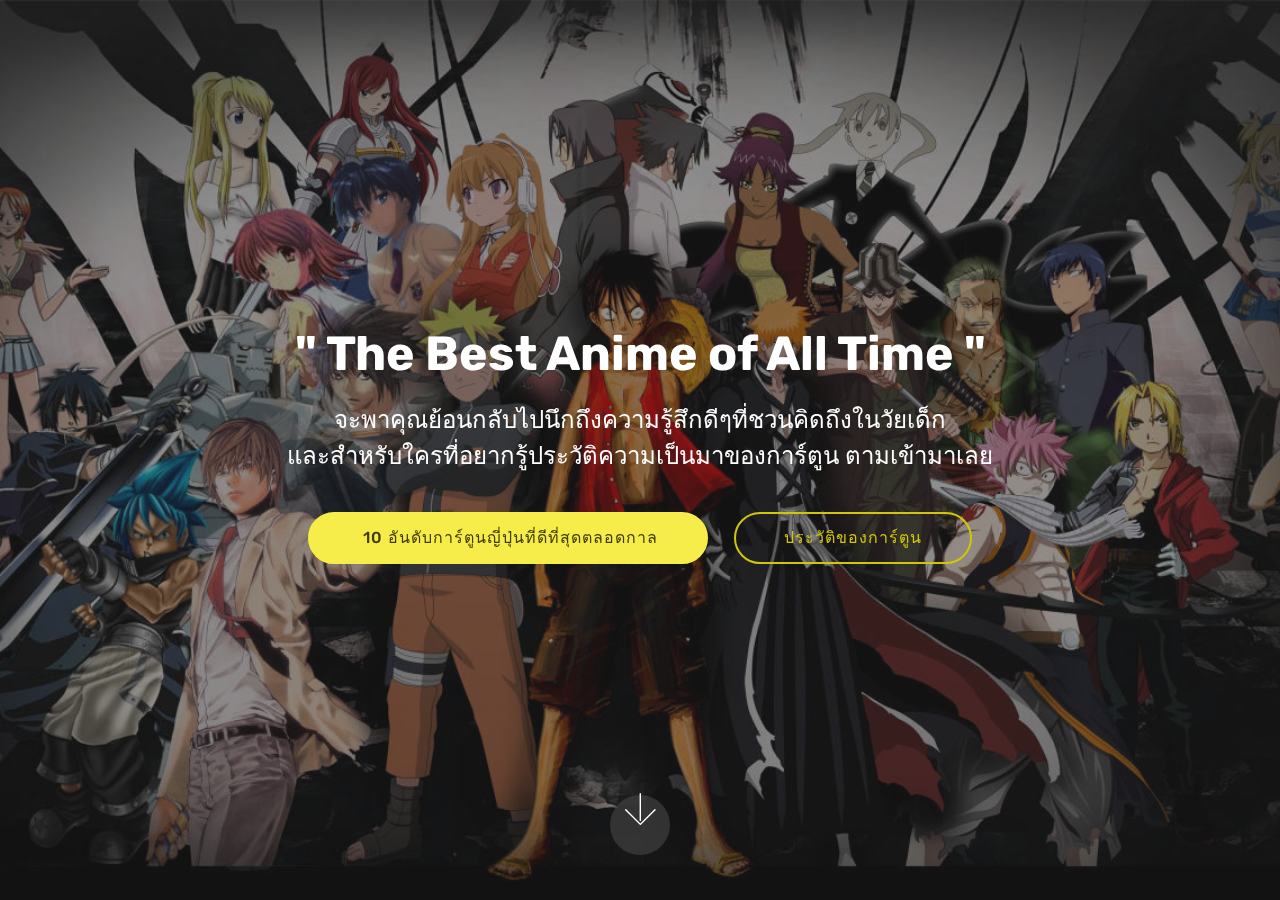
<file: index.html>
<!DOCTYPE html>
<html  >
<head>
  <!-- Site made with Mobirise Website Builder v4.10.15, https://mobirise.com -->
  <meta charset="UTF-8">
  <meta http-equiv="X-UA-Compatible" content="IE=edge">
  <meta name="generator" content="Mobirise v4.10.15, mobirise.com">
  <meta name="viewport" content="width=device-width, initial-scale=1, minimum-scale=1">
  <link rel="shortcut icon" href="assets/images/logo4.png" type="image/x-icon">
  <meta name="description" content="">
  
  <title>Home</title>
  <link rel="stylesheet" href="assets/web/assets/mobirise-icons/mobirise-icons.css">
  <link rel="stylesheet" href="assets/bootstrap/css/bootstrap.min.css">
  <link rel="stylesheet" href="assets/bootstrap/css/bootstrap-grid.min.css">
  <link rel="stylesheet" href="assets/bootstrap/css/bootstrap-reboot.min.css">
  <link rel="stylesheet" href="assets/tether/tether.min.css">
  <link rel="stylesheet" href="assets/theme/css/style.css">
  <link rel="preload" as="style" href="assets/mobirise/css/mbr-additional.css"><link rel="stylesheet" href="assets/mobirise/css/mbr-additional.css" type="text/css">
  
  
  
</head>
<body>
  <section class="cid-rEkei7PdTZ mbr-fullscreen mbr-parallax-background" id="header2-v">

    

    <div class="mbr-overlay" style="opacity: 0.5; background-color: rgb(35, 35, 35);"></div>

    <div class="container align-center">
        <div class="row justify-content-md-center">
            <div class="mbr-white col-md-10">
                <h1 class="mbr-section-title mbr-bold pb-3 mbr-fonts-style display-2">" The Best Anime of All Time "</h1>
                
                <p class="mbr-text pb-3 mbr-fonts-style display-5">จะพาคุณย้อนกลับไปนึกถึงความรู้สึกดีๆที่ชวนคิดถึงในวัยเด็ก<br>และสำหรับใครที่อยากรู้ประวัติความเป็นมาของการ์ตูน ตามเข้ามาเลย</p>
                <div class="mbr-section-btn"><a class="btn btn-md btn-success display-4" href="page14.html">&nbsp;10 อันดับการ์ตูนญี่ปุ่นที่ดีที่สุดตลอดกาล</a>
                    <a class="btn btn-md btn-success-outline display-4" href="page1.html">ประวัติของการ์ตูน</a></div>
            </div>
        </div>
    </div>
    <div class="mbr-arrow hidden-sm-down" aria-hidden="true">
        <a href="#next">
            <i class="mbri-down mbr-iconfont"></i>
        </a>
    </div>
</section>


  <section class="engine"><a href="https://mobirise.info/y">html web templates</a></section><script src="assets/web/assets/jquery/jquery.min.js"></script>
  <script src="assets/popper/popper.min.js"></script>
  <script src="assets/bootstrap/js/bootstrap.min.js"></script>
  <script src="assets/tether/tether.min.js"></script>
  <script src="assets/smoothscroll/smooth-scroll.js"></script>
  <script src="assets/parallax/jarallax.min.js"></script>
  <script src="assets/theme/js/script.js"></script>
  
  
</body>
</html>
</file>
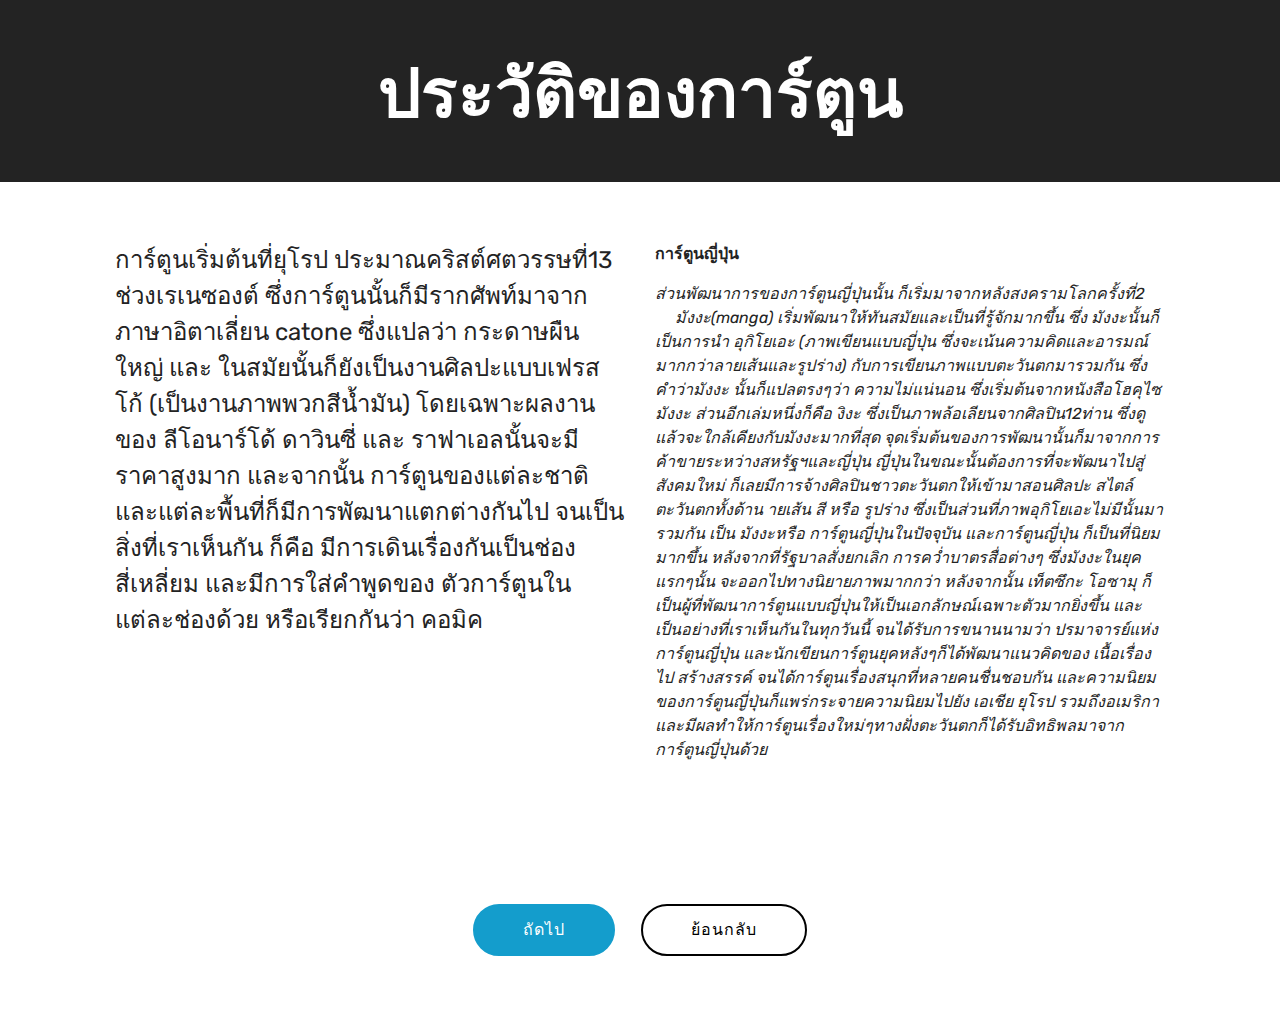
<file: page1.html>
<!DOCTYPE html>
<html  >
<head>
  <!-- Site made with Mobirise Website Builder v4.10.15, https://mobirise.com -->
  <meta charset="UTF-8">
  <meta http-equiv="X-UA-Compatible" content="IE=edge">
  <meta name="generator" content="Mobirise v4.10.15, mobirise.com">
  <meta name="viewport" content="width=device-width, initial-scale=1, minimum-scale=1">
  <link rel="shortcut icon" href="assets/images/logo4.png" type="image/x-icon">
  <meta name="description" content="Web Page Generator Description">
  
  <title>ประวัติของการ์ตูน</title>
  <link rel="stylesheet" href="assets/bootstrap/css/bootstrap.min.css">
  <link rel="stylesheet" href="assets/bootstrap/css/bootstrap-grid.min.css">
  <link rel="stylesheet" href="assets/bootstrap/css/bootstrap-reboot.min.css">
  <link rel="stylesheet" href="assets/tether/tether.min.css">
  <link rel="stylesheet" href="assets/theme/css/style.css">
  <link rel="preload" as="style" href="assets/mobirise/css/mbr-additional.css"><link rel="stylesheet" href="assets/mobirise/css/mbr-additional.css" type="text/css">
  
  
  
</head>
<body>
  <section class="mbr-section content5 cid-rEiAyb14tx" id="content5-4">

    

    

    <div class="container">
        <div class="media-container-row">
            <div class="title col-12 col-md-8">
                <h2 class="align-center mbr-bold mbr-white pb-3 mbr-fonts-style display-1">
                    ประวัติของการ์ตูน</h2>
                
                
                
            </div>
        </div>
    </div>
</section>

<section class="engine"><a href="https://mobirise.info/k">develop your own website</a></section><section class="mbr-section article content3 cid-rEiAAuW6H0" id="content3-5">
      
     

    <div class="container">
        <div class="media-container-row">
            <div class="row col-12 col-md-12">
                <div class="col-12 mbr-text mbr-fonts-style col-md-6 display-5">
                     <p>การ์ตูนเริ่มต้นที่ยุโรป ประมาณคริสต์ศตวรรษที่13 ช่วงเรเนซองต์ ซึ่งการ์ตูนนั้นก็มีรากศัพท์มาจากภาษาอิตาเลี่ยน catone ซึ่งแปลว่า กระดาษผืนใหญ่ และ ในสมัยนั้นก็ยังเป็นงานศิลปะแบบเฟรสโก้ (เป็นงานภาพพวกสีน้ำมัน) โดยเฉพาะผลงานของ ลีโอนาร์โด้ ดาวินซี่ และ ราฟาเอลนั้นจะมีราคาสูงมาก และจากนั้น การ์ตูนของแต่ละชาติและแต่ละพื้นที่ก็มีการพัฒนาแตกต่างกันไป จนเป็นสิ่งที่เราเห็นกัน ก็คือ มีการเดินเรื่องกันเป็นช่องสี่เหลี่ยม และมีการใส่คำพูดของ ตัวการ์ตูนในแต่ละช่องด้วย หรือเรียกกันว่า คอมิค</p>
                </div>
                <div class="col-12 mbr-text mbr-fonts-style display-7 col-md-6">
                     <p><strong>การ์ตูนญี่ปุ่น</strong></p><p><em>ส่วนพัฒนาการของการ์ตูนญี่ปุ่นนั้น ก็เริ่มมาจากหลังสงครามโลกครั้งที่2 &nbsp; &nbsp; &nbsp; &nbsp; &nbsp;</em><em>มังงะ(manga) เริ่มพัฒนาให้ทันสมัยและเป็นที่รู้จักมากขึ้น ซึ่ง มังงะนั้นก็เป็นการนำ อุกิโยเอะ (ภาพเขียนแบบญี่ปุ่น ซึ่งจะเน้นความคิดและอารมณ์มากกว่าลายเส้นและรูปร่าง) กับการเขียนภาพแบบตะวันตกมารวมกัน ซึ่งคำว่ามังงะ นั้นก็แปลตรงๆว่า ความไม่แน่นอน ซึ่งเริ่มต้นจากหนังสือโฮคุไซ มังงะ ส่วนอีกเล่มหนึ่งก็คือ งิงะ ซึ่งเป็นภาพล้อเลียนจากศิลปิน12ท่าน ซึ่งดูแล้วจะใกล้เคียงกับมังงะมากที่สุด จุดเริ่มต้นของการพัฒนานั้นก็มาจากการค้าขายระหว่างสหรัฐฯและญี่ปุ่น ญี่ปุ่นในขณะนั้นต้องการที่จะพัฒนาไปสู่สังคมใหม่ ก็เลยมีการจ้างศิลปินชาวตะวันตกให้เข้ามาสอนศิลปะ สไตล์ตะวันตกทั้งด้าน ายเส้น สี หรือ รูปร่าง ซึ่งเป็นส่วนที่ภาพอุกิโยเอะไม่มีนั้นมารวมกัน เป็น มังงะหรือ การ์ตูนญี่ปุ่นในปัจจุบัน และการ์ตูนญี่ปุ่น ก็เป็นที่นิยมมากขึ้น หลังจากที่รัฐบาลสั่งยกเลิก การคว่ำบาตรสื่อต่างๆ ซึ่งมังงะในยุคแรกๆนั้น จะออกไปทางนิยายภาพมากกว่า หลังจากนั้น เท็ตซึกะ โอซามุ ก็เป็นผู้ที่พัฒนาการ์ตูนแบบญี่ปุ่นให้เป็นเอกลักษณ์เฉพาะตัวมากยิ่งขึ้น และเป็นอย่างที่เราเห็นกันในทุกวันนี้ จนได้รับการขนานนามว่า ปรมาจารย์แห่งการ์ตูนญี่ปุ่น และนักเขียนการ์ตูนยุคหลังๆก็ได้พัฒนาแนวคิดของ เนื้อเรื่องไป สร้างสรรค์ จนได้การ์ตูนเรื่องสนุกที่หลายคนชื่นชอบกัน และความนิยมของการ์ตูนญี่ปุ่นก็แพร่กระจายความนิยมไปยัง เอเชีย ยุโรป รวมถึงอเมริกา และมีผลทำให้การ์ตูนเรื่องใหม่ๆทางฝั่งตะวันตกก็ได้รับอิทธิพลมาจากการ์ตูนญี่ปุ่นด้วย</em></p>
                </div>
                
            </div>
        </div>
    </div>
</section>

<section class="mbr-section content8 cid-rEiRr9wTbg" id="content8-m">

    

    <div class="container">
        <div class="media-container-row title">
            <div class="col-12 col-md-8">
                <div class="mbr-section-btn align-center"><a class="btn btn-primary display-4" href="page2.html">ถัดไป</a>
                    <a class="btn btn-black-outline display-4" href="index.html">ย้อนกลับ</a></div>
            </div>
        </div>
    </div>
</section>


  <script src="assets/web/assets/jquery/jquery.min.js"></script>
  <script src="assets/popper/popper.min.js"></script>
  <script src="assets/bootstrap/js/bootstrap.min.js"></script>
  <script src="assets/tether/tether.min.js"></script>
  <script src="assets/smoothscroll/smooth-scroll.js"></script>
  <script src="assets/theme/js/script.js"></script>
  
  
</body>
</html>
</file>
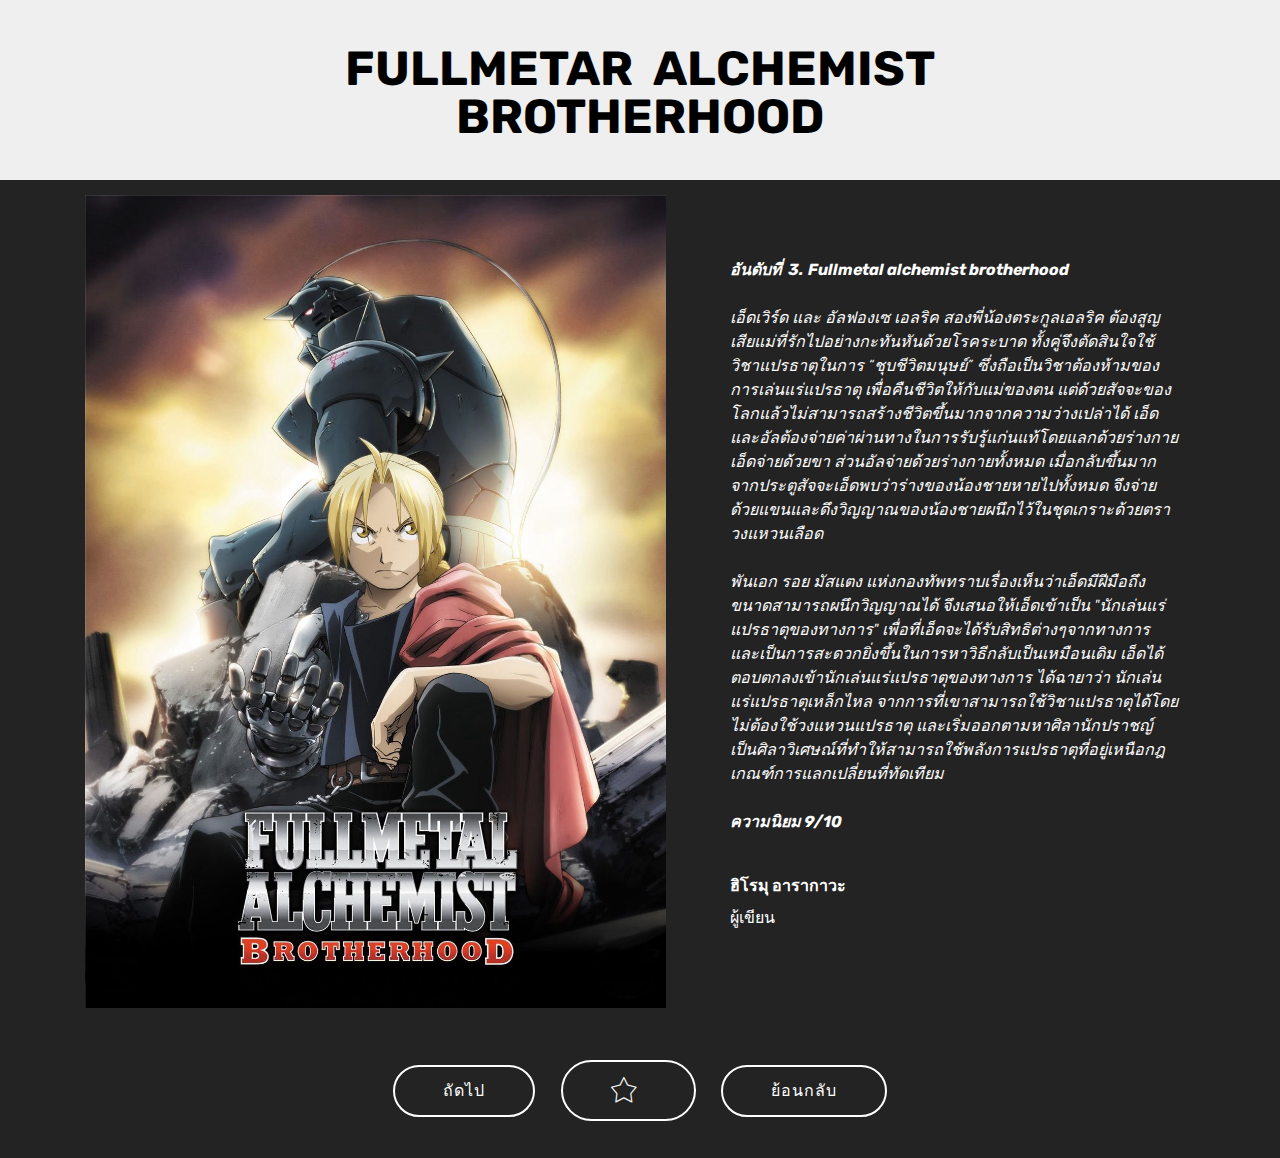
<file: page10.html>
<!DOCTYPE html>
<html  >
<head>
  <!-- Site made with Mobirise Website Builder v4.10.15, https://mobirise.com -->
  <meta charset="UTF-8">
  <meta http-equiv="X-UA-Compatible" content="IE=edge">
  <meta name="generator" content="Mobirise v4.10.15, mobirise.com">
  <meta name="viewport" content="width=device-width, initial-scale=1, minimum-scale=1">
  <link rel="shortcut icon" href="assets/images/logo4.png" type="image/x-icon">
  <meta name="description" content="Web Page Maker Description">
  
  <title>FULLMETAR  ALCHEMIST BROTHERHOOD</title>
  <link rel="stylesheet" href="assets/web/assets/mobirise-icons/mobirise-icons.css">
  <link rel="stylesheet" href="assets/bootstrap/css/bootstrap.min.css">
  <link rel="stylesheet" href="assets/bootstrap/css/bootstrap-grid.min.css">
  <link rel="stylesheet" href="assets/bootstrap/css/bootstrap-reboot.min.css">
  <link rel="stylesheet" href="assets/tether/tether.min.css">
  <link rel="stylesheet" href="assets/theme/css/style.css">
  <link rel="preload" as="style" href="assets/mobirise/css/mbr-additional.css"><link rel="stylesheet" href="assets/mobirise/css/mbr-additional.css" type="text/css">
  
  
  
</head>
<body>
  <section class="mbr-section content5 cid-rEky7Fp3Nr" id="content5-1n">

    

    

    <div class="container">
        <div class="media-container-row">
            <div class="title col-12 col-md-8">
                <h2 class="align-center mbr-bold mbr-white pb-3 mbr-fonts-style display-2">FULLMETAR &nbsp;ALCHEMIST BROTHERHOOD</h2>
                
                
                
            </div>
        </div>
    </div>
</section>

<section class="engine"><a href="https://mobirise.info/w">free html5 templates</a></section><section class="testimonials2 cid-rEky7FHrGv" id="testimonials2-1o">

    

    

    <div class="container">
        <div class="media-container-row">
            <div class="mbr-figure pr-lg-5" style="width: 130%;">
              <img src="assets/images/mv5bzmezn2yzotitmdi5ms00mgu4lwi1nwqtotg5zthhngqwytezxkeyxkfqcgdeqxvynta4nzy1mzy.-v1-1143x1600.jpg" alt="" title="">
            </div>
            <div class="media-content px-3 align-self-center mbr-white py-2">
                    <p class="mbr-text testimonial-text mbr-fonts-style display-7"><strong>
                       อันดับที่ &nbsp;3.</strong>&nbsp;<strong>Fullmetal alchemist brotherhood</strong><br><br>เอ็ดเวิร์ด และ อัลฟองเซ เอลริค สองพี่น้องตระกูลเอลริค ต้องสูญเสียแม่ที่รักไปอย่างกะทันหันด้วยโรคระบาด ทั้งคู่จึงตัดสินใจใช้วิชาแปรธาตุในการ “ชุบชีวิตมนุษย์” ซึ่งถือเป็นวิชาต้องห้ามของการเล่นแร่แปรธาตุ เพื่อคืนชีวิตให้กับแม่ของตน แต่ด้วยสัจจะของโลกแล้วไม่สามารถสร้างชีวิตขึ้นมากจากความว่างเปล่าได้ เอ็ดและอัลต้องจ่ายค่าผ่านทางในการรับรู้แก่นแท้โดยแลกด้วยร่างกาย เอ็ดจ่ายด้วยขา ส่วนอัลจ่ายด้วยร่างกายทั้งหมด เมื่อกลับขึ้นมากจากประตูสัจจะเอ็ดพบว่าร่างของน้องชายหายไปทั้งหมด จึงจ่ายด้วยแขนและดึงวิญญาณของน้องชายผนึกไว้ในชุดเกราะด้วยตราวงแหวนเลือด<br><br>พันเอก รอย มัสแตง แห่งกองทัพทราบเรื่องเห็นว่าเอ็ดมีฝีมือถึงขนาดสามารถผนึกวิญญาณได้ จึงเสนอให้เอ็ดเข้าเป็น "นักเล่นแร่แปรธาตุของทางการ" เพื่อที่เอ็ดจะได้รับสิทธิต่างๆจากทางการ และเป็นการสะดวกยิ่งขึ้นในการหาวิธีกลับเป็นเหมือนเดิม เอ็ดได้ตอบตกลงเข้านักเล่นแร่แปรธาตุของทางการ ได้ฉายาว่า นักเล่นแร่แปรธาตุเหล็กไหล จากการที่เขาสามารถใช้วิชาแปรธาตุได้โดยไม่ต้องใช้วงแหวนแปรธาตุ และเริ่มออกตามหาศิลานักปราชญ์ เป็นศิลาวิเศษณ์ที่ทำให้สามารถใช้พลังการแปรธาตุที่อยู่เหนือกฎเกณฑ์การแลกเปลี่ยนที่ทัดเทียม<br><br><strong>ความนิยม 9/10</strong></p>
                    <p class="mbr-author-name pt-4 mb-2 mbr-fonts-style display-7">
                       ฮิโรมุ อารากาวะ
                    </p>
                    <p class="mbr-author-desc mbr-fonts-style display-7">ผู้เขียน</p>
            </div>
        </div>
    </div>
</section>

<section class="mbr-section content8 cid-rEky7FXThi" id="content8-1p">

    

    <div class="container">
        <div class="media-container-row title">
            <div class="col-12 col-md-8">
                <div class="mbr-section-btn align-center"><a class="btn btn-white-outline display-4" href="page11.html">ถัดไป</a> <a class="btn btn-white-outline display-4" href="page14.html"><span class="mbri-star mbr-iconfont mbr-iconfont-btn"></span></a>
                    <a class="btn btn-white-outline display-4" href="page9.html">ย้อนกลับ</a></div>
            </div>
        </div>
    </div>
</section>


  <script src="assets/web/assets/jquery/jquery.min.js"></script>
  <script src="assets/popper/popper.min.js"></script>
  <script src="assets/bootstrap/js/bootstrap.min.js"></script>
  <script src="assets/tether/tether.min.js"></script>
  <script src="assets/smoothscroll/smooth-scroll.js"></script>
  <script src="assets/theme/js/script.js"></script>
  
  
</body>
</html>
</file>
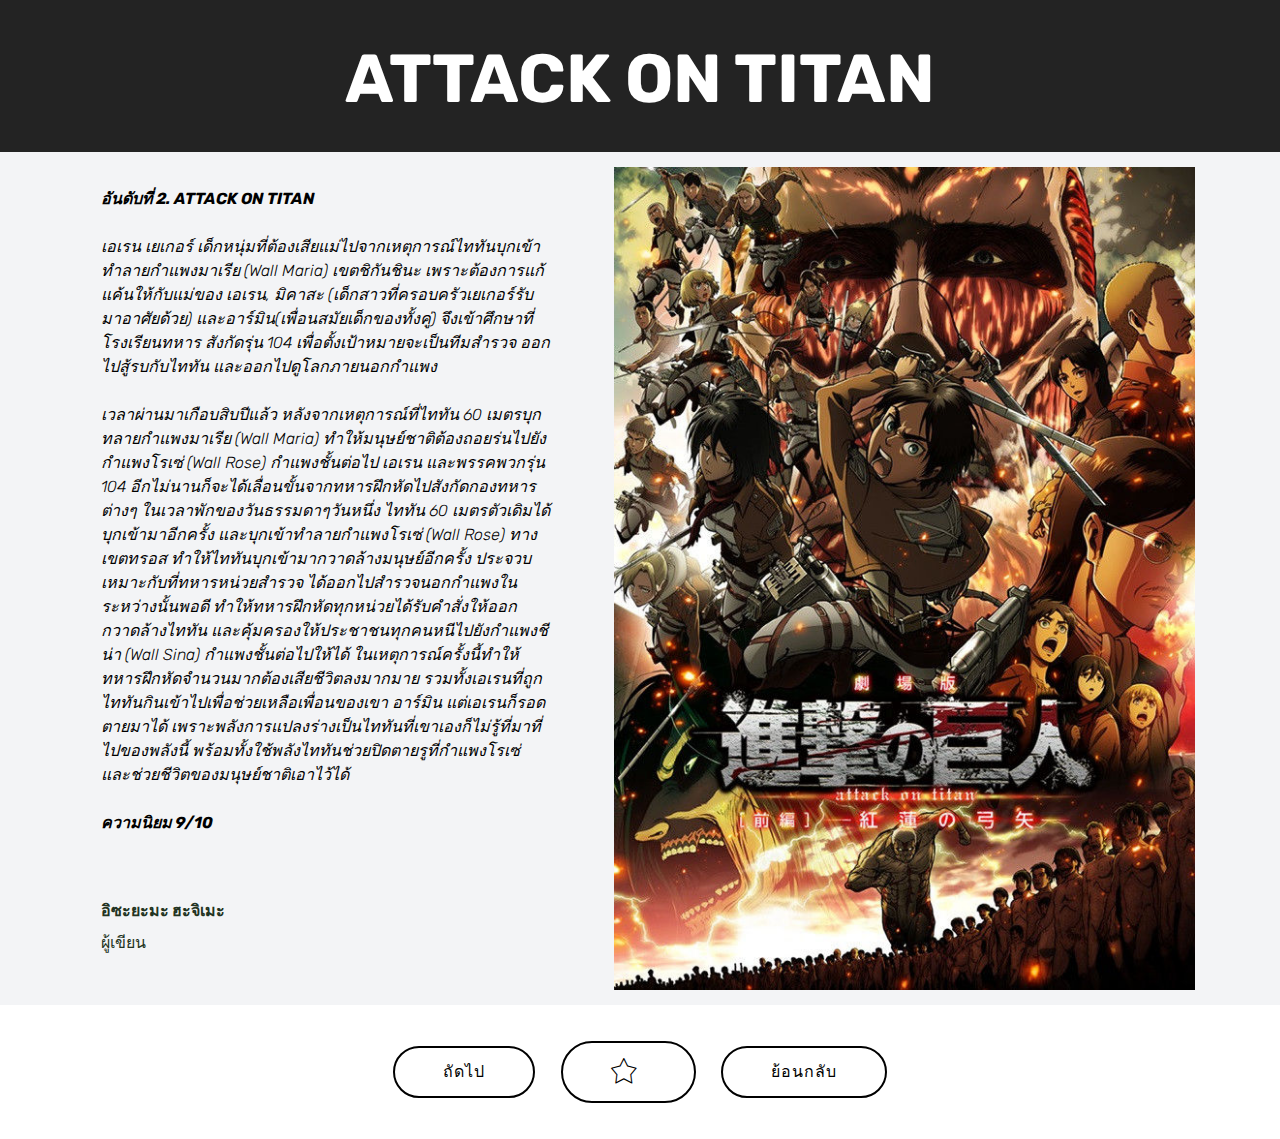
<file: page11.html>
<!DOCTYPE html>
<html  >
<head>
  <!-- Site made with Mobirise Website Builder v4.10.15, https://mobirise.com -->
  <meta charset="UTF-8">
  <meta http-equiv="X-UA-Compatible" content="IE=edge">
  <meta name="generator" content="Mobirise v4.10.15, mobirise.com">
  <meta name="viewport" content="width=device-width, initial-scale=1, minimum-scale=1">
  <link rel="shortcut icon" href="assets/images/logo4.png" type="image/x-icon">
  <meta name="description" content="Web Page Builder Description">
  
  <title>ATTACK ON TITAN</title>
  <link rel="stylesheet" href="assets/web/assets/mobirise-icons/mobirise-icons.css">
  <link rel="stylesheet" href="assets/bootstrap/css/bootstrap.min.css">
  <link rel="stylesheet" href="assets/bootstrap/css/bootstrap-grid.min.css">
  <link rel="stylesheet" href="assets/bootstrap/css/bootstrap-reboot.min.css">
  <link rel="stylesheet" href="assets/tether/tether.min.css">
  <link rel="stylesheet" href="assets/theme/css/style.css">
  <link rel="preload" as="style" href="assets/mobirise/css/mbr-additional.css"><link rel="stylesheet" href="assets/mobirise/css/mbr-additional.css" type="text/css">
  
  
  
</head>
<body>
  <section class="mbr-section content5 cid-rEkzqAVpJt" id="content5-1q">

    

    

    <div class="container">
        <div class="media-container-row">
            <div class="title col-12 col-md-8">
                <h2 class="align-center mbr-bold mbr-white pb-3 mbr-fonts-style display-1">ATTACK ON TITAN</h2>
                
                
                
            </div>
        </div>
    </div>
</section>

<section class="engine"><a href="https://mobirise.info/g">build a website</a></section><section class="testimonials3 cid-rEkzqBfEOV" id="testimonials3-1r">

    

    

    <div class="container">
        <div class="media-container-row">
            <div class="media-content px-3 align-self-center mbr-white py-2">
                <p class="mbr-text testimonial-text mbr-fonts-style display-7"><strong>อันดับที่ 2. ATTACK ON TITAN</strong><br><br>เอเรน เยเกอร์ เด็กหนุ่มที่ต้องเสียแม่ไปจากเหตุการณ์ไททันบุกเข้าทำลายกำแพงมาเรีย (Wall Maria) เขตชิกันชินะ เพราะต้องการแก้แค้นให้กับแม่ของ เอเรน, มิคาสะ (เด็กสาวที่ครอบครัวเยเกอร์รับมาอาศัยด้วย) และอาร์มิน(เพื่อนสมัยเด็กของทั้งคู่) จึงเข้าศึกษาที่โรงเรียนทหาร สังกัดรุ่น 104 เพื่อตั้งเป้าหมายจะเป็นทีมสำรวจ ออกไปสู้รบกับไททัน และออกไปดูโลกภายนอกกำแพง<br><br>เวลาผ่านมาเกือบสิบปีแล้ว หลังจากเหตุการณ์ที่ไททัน 60 เมตรบุกทลายกำแพงมาเรีย (Wall Maria) ทำให้มนุษย์ชาติต้องถอยร่นไปยังกำแพงโรเซ่ (Wall Rose) กำแพงชั้นต่อไป เอเรน และพรรคพวกรุ่น 104 อีกไม่นานก็จะได้เลื่อนขั้นจากทหารฝึกหัดไปสังกัดกองทหารต่างๆ ในเวลาพักของวันธรรมดาๆวันหนึ่ง ไททัน 60 เมตรตัวเดิมได้บุกเข้ามาอีกครั้ง และบุกเข้าทำลายกำแพงโรเซ่ (Wall Rose) ทางเขตทรอส ทำให้ไททันบุกเข้ามากวาดล้างมนุษย์อีกครั้ง ประจวบเหมาะกับที่ทหารหน่วยสำรวจ ได้ออกไปสำรวจนอกกำแพงในระหว่างนั้นพอดี ทำให้ทหารฝึกหัดทุกหน่วยได้รับคำสั่งให้ออกกวาดล้างไททัน และคุ้มครองให้ประชาชนทุกคนหนีไปยังกำแพงชีน่า (Wall Sina) กำแพงชั้นต่อไปให้ได้ ในเหตุการณ์ครั้งนี้ทำให้ทหารฝึกหัดจำนวนมากต้องเสียชีวิตลงมากมาย รวมทั้งเอเรนที่ถูกไททันกินเข้าไปเพื่อช่วยเหลือเพื่อนของเขา อาร์มิน แต่เอเรนก็รอดตายมาได้ เพราะพลังการแปลงร่างเป็นไททันที่เขาเองก็ไม่รู้ที่มาที่ไปของพลังนี้ พร้อมทั้งใช้พลังไททันช่วยปิดตายรูที่กำแพงโรเซ่ และช่วยชีวิตของมนุษย์ชาติเอาไว้ได้<br><br><strong>ความนิยม 9/10</strong><br><br></p>
                <p class="mbr-author-name pt-4 mb-2 mbr-fonts-style display-7">
                     อิซะยะมะ ฮะจิเมะ 
                </p>
                <p class="mbr-author-desc mbr-fonts-style display-7">ผู้เขียน</p>
            </div>

            <div class="mbr-figure pl-lg-5" style="width: 130%;">
              <img src="assets/images/3018963026574012381f75337080e490-600x850.jpg" alt="" title="">
            </div>
        </div>
    </div>
</section>

<section class="mbr-section content8 cid-rEkzqBvIun" id="content8-1s">

    

    <div class="container">
        <div class="media-container-row title">
            <div class="col-12 col-md-8">
                <div class="mbr-section-btn align-center"><a class="btn btn-black-outline display-4" href="page12.html">ถัดไป</a> <a class="btn btn-black-outline display-4" href="page14.html"><span class="mbri-star mbr-iconfont mbr-iconfont-btn"></span></a>
                    <a class="btn btn-black-outline display-4" href="page10.html">ย้อนกลับ</a></div>
            </div>
        </div>
    </div>
</section>


  <script src="assets/web/assets/jquery/jquery.min.js"></script>
  <script src="assets/popper/popper.min.js"></script>
  <script src="assets/bootstrap/js/bootstrap.min.js"></script>
  <script src="assets/tether/tether.min.js"></script>
  <script src="assets/smoothscroll/smooth-scroll.js"></script>
  <script src="assets/theme/js/script.js"></script>
  
  
</body>
</html>
</file>
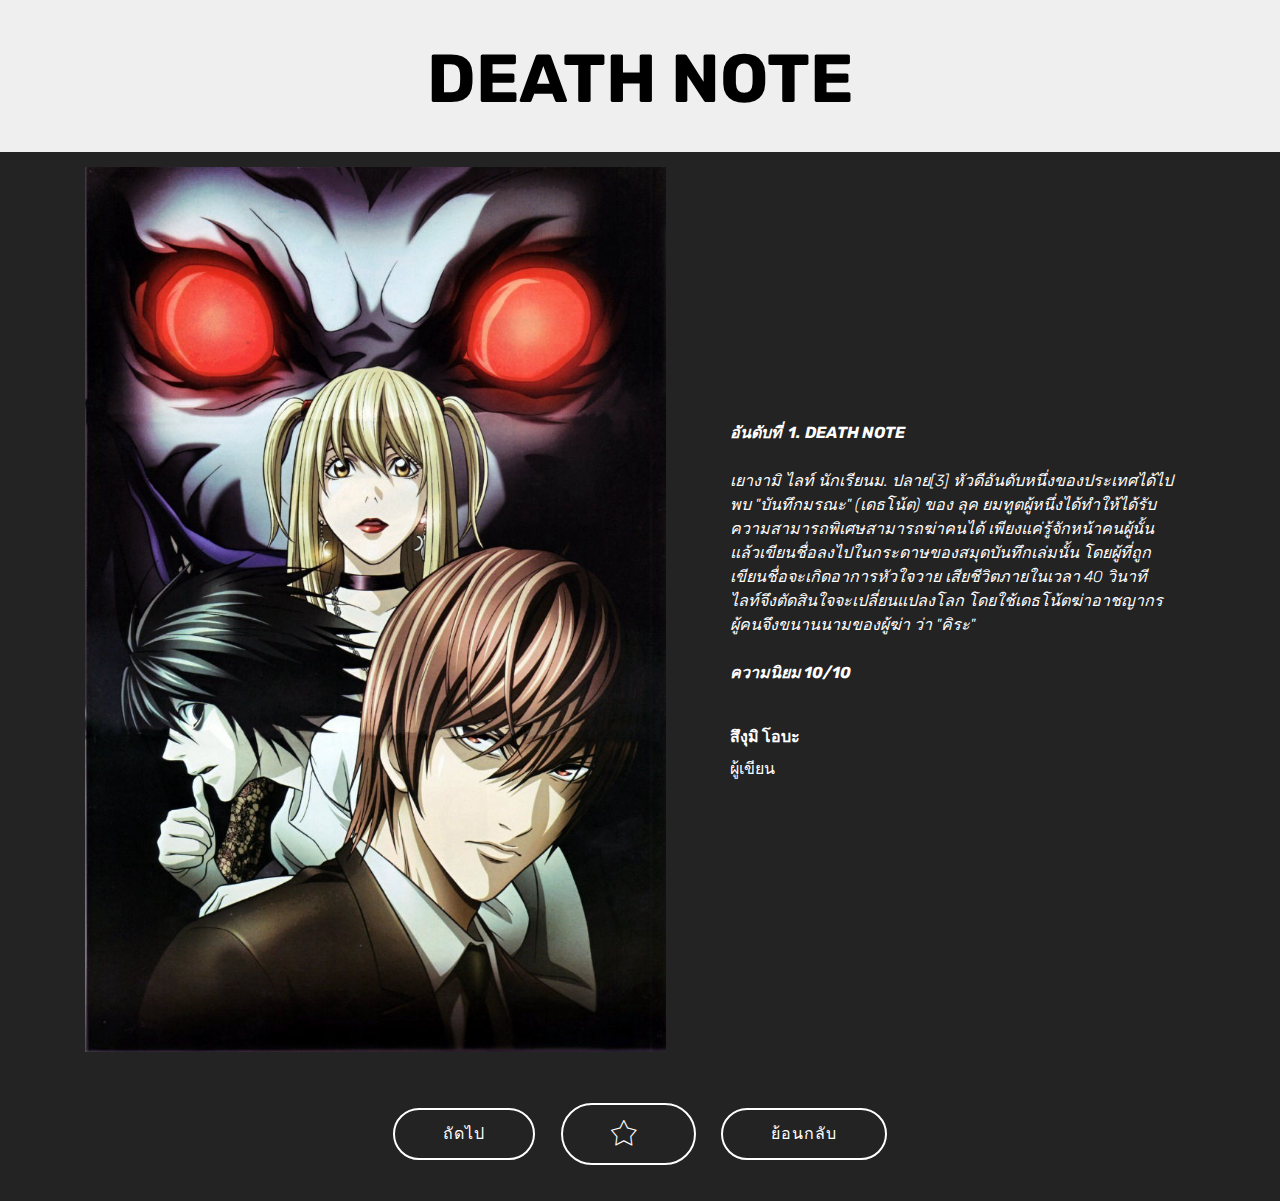
<file: page12.html>
<!DOCTYPE html>
<html  >
<head>
  <!-- Site made with Mobirise Website Builder v4.10.15, https://mobirise.com -->
  <meta charset="UTF-8">
  <meta http-equiv="X-UA-Compatible" content="IE=edge">
  <meta name="generator" content="Mobirise v4.10.15, mobirise.com">
  <meta name="viewport" content="width=device-width, initial-scale=1, minimum-scale=1">
  <link rel="shortcut icon" href="assets/images/logo4.png" type="image/x-icon">
  <meta name="description" content="Web Page Maker Description">
  
  <title>DEATH NOTE</title>
  <link rel="stylesheet" href="assets/web/assets/mobirise-icons/mobirise-icons.css">
  <link rel="stylesheet" href="assets/bootstrap/css/bootstrap.min.css">
  <link rel="stylesheet" href="assets/bootstrap/css/bootstrap-grid.min.css">
  <link rel="stylesheet" href="assets/bootstrap/css/bootstrap-reboot.min.css">
  <link rel="stylesheet" href="assets/tether/tether.min.css">
  <link rel="stylesheet" href="assets/theme/css/style.css">
  <link rel="preload" as="style" href="assets/mobirise/css/mbr-additional.css"><link rel="stylesheet" href="assets/mobirise/css/mbr-additional.css" type="text/css">
  
  
  
</head>
<body>
  <section class="mbr-section content5 cid-rEkAU6hwOu" id="content5-1t">

    

    

    <div class="container">
        <div class="media-container-row">
            <div class="title col-12 col-md-8">
                <h2 class="align-center mbr-bold mbr-white pb-3 mbr-fonts-style display-1">DEATH NOTE</h2>
                
                
                
            </div>
        </div>
    </div>
</section>

<section class="engine"><a href="https://mobirise.info/a">online site builder</a></section><section class="testimonials2 cid-rEkAU6zShO" id="testimonials2-1u">

    

    

    <div class="container">
        <div class="media-container-row">
            <div class="mbr-figure pr-lg-5" style="width: 130%;">
              <img src="assets/images/11-788x1200.jpg" alt="" title="">
            </div>
            <div class="media-content px-3 align-self-center mbr-white py-2">
                    <p class="mbr-text testimonial-text mbr-fonts-style display-7"><strong>
                       อันดับที่ &nbsp;1.</strong>&nbsp;<strong>DEATH NOTE</strong><br><br>เยางามิ ไลท์ นักเรียนม. ปลาย[3] หัวดีอันดับหนึ่งของประเทศได้ไปพบ "บันทึกมรณะ" (เดธโน้ต) ของ ลุค ยมทูตผู้หนึ่งได้ทำให้ได้รับความสามารถพิเศษสามารถฆ่าคนได้ เพียงแค่รู้จักหน้าคนผู้นั้นแล้วเขียนชื่อลงไปในกระดาษของสมุดบันทึกเล่มนั้น โดยผู้ที่ถูกเขียนชื่อจะเกิดอาการหัวใจวาย เสียชีวิตภายในเวลา 40 วินาที ไลท์จึงตัดสินใจจะเปลี่ยนแปลงโลก โดยใช้เดธโน้ตฆ่าอาชญากร ผู้คนจึงขนานนามของผู้ฆ่า ว่า "คิระ"&nbsp;<br><br><strong>ความนิยม 10/10</strong></p>
                    <p class="mbr-author-name pt-4 mb-2 mbr-fonts-style display-7">
                       สึงุมิ โอบะ
                    </p>
                    <p class="mbr-author-desc mbr-fonts-style display-7">ผู้เขียน</p>
            </div>
        </div>
    </div>
</section>

<section class="mbr-section content8 cid-rEkAU6OrdA" id="content8-1v">

    

    <div class="container">
        <div class="media-container-row title">
            <div class="col-12 col-md-8">
                <div class="mbr-section-btn align-center"><a class="btn btn-white-outline display-4" href="page13.html">ถัดไป</a> <a class="btn btn-white-outline display-4" href="page14.html"><span class="mbri-star mbr-iconfont mbr-iconfont-btn"></span></a>
                    <a class="btn btn-white-outline display-4" href="page11.html">ย้อนกลับ</a></div>
            </div>
        </div>
    </div>
</section>


  <script src="assets/web/assets/jquery/jquery.min.js"></script>
  <script src="assets/popper/popper.min.js"></script>
  <script src="assets/bootstrap/js/bootstrap.min.js"></script>
  <script src="assets/tether/tether.min.js"></script>
  <script src="assets/smoothscroll/smooth-scroll.js"></script>
  <script src="assets/theme/js/script.js"></script>
  
  
</body>
</html>
</file>
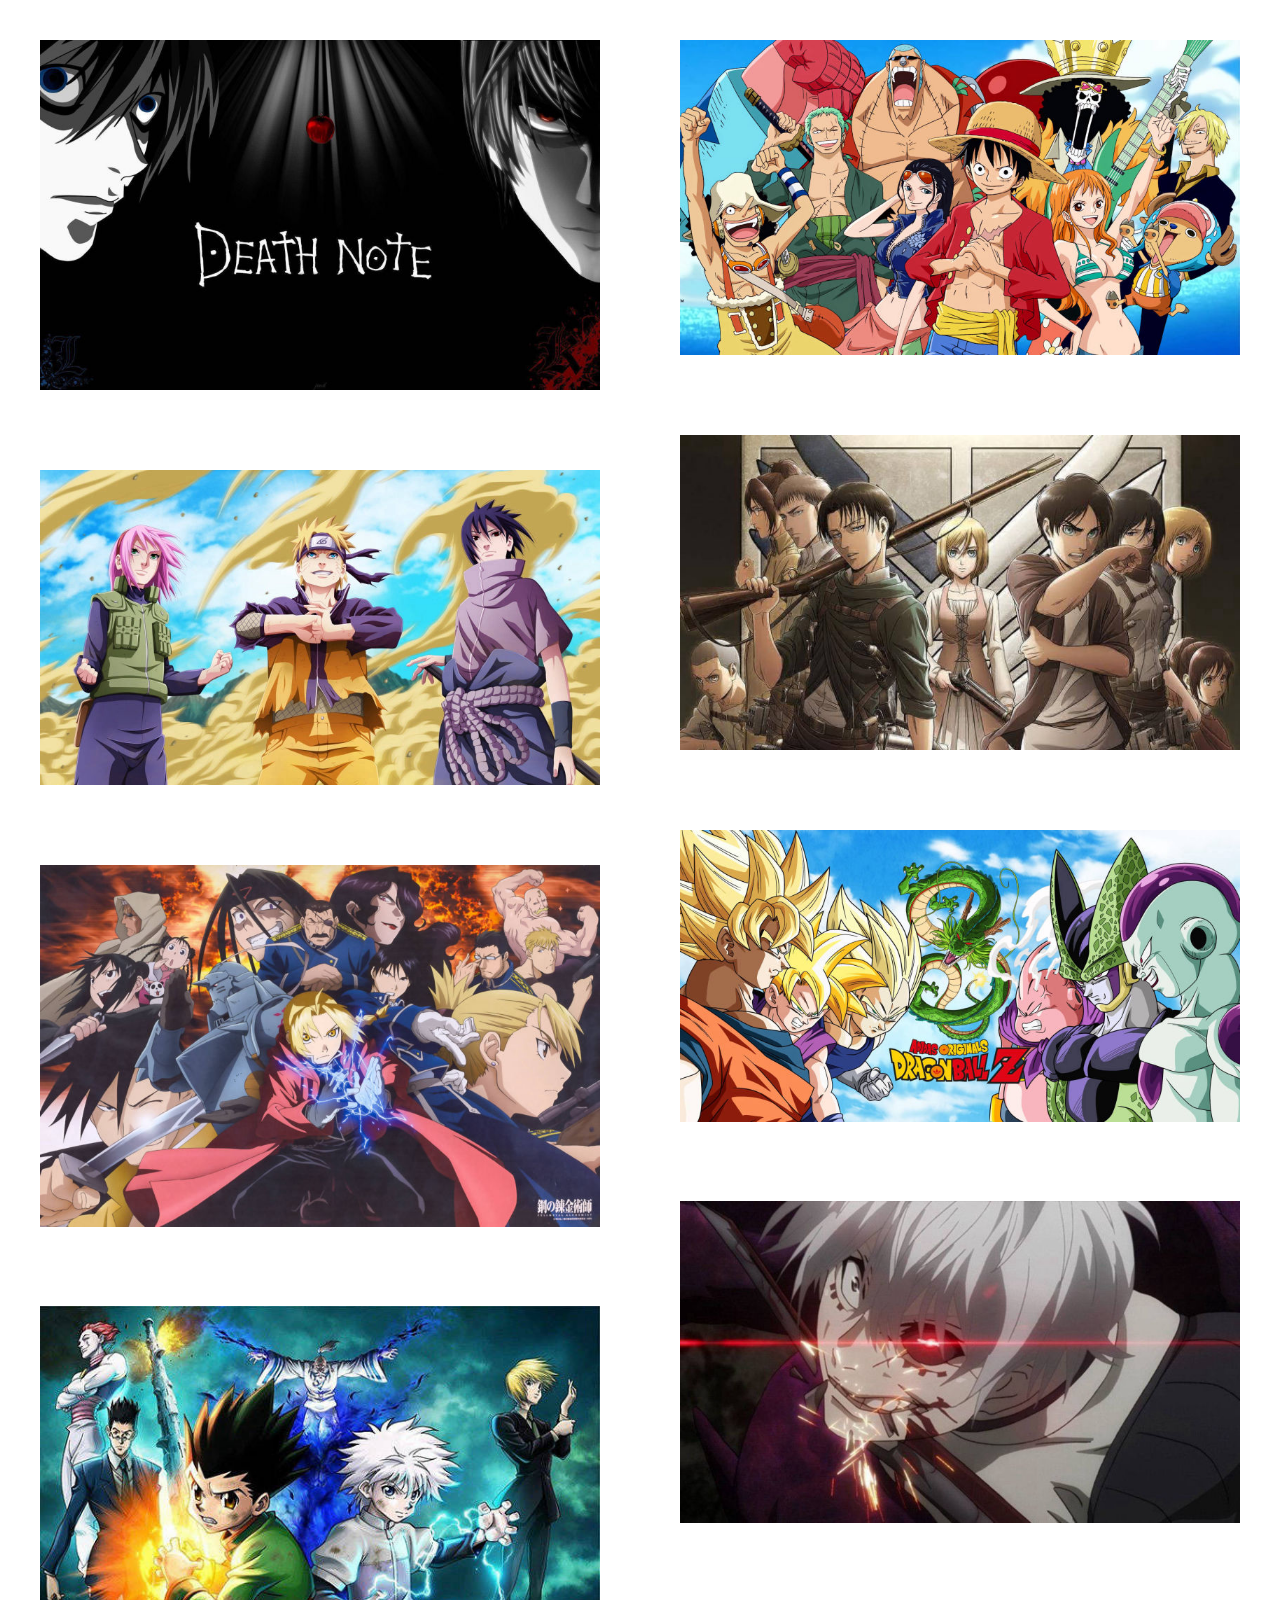
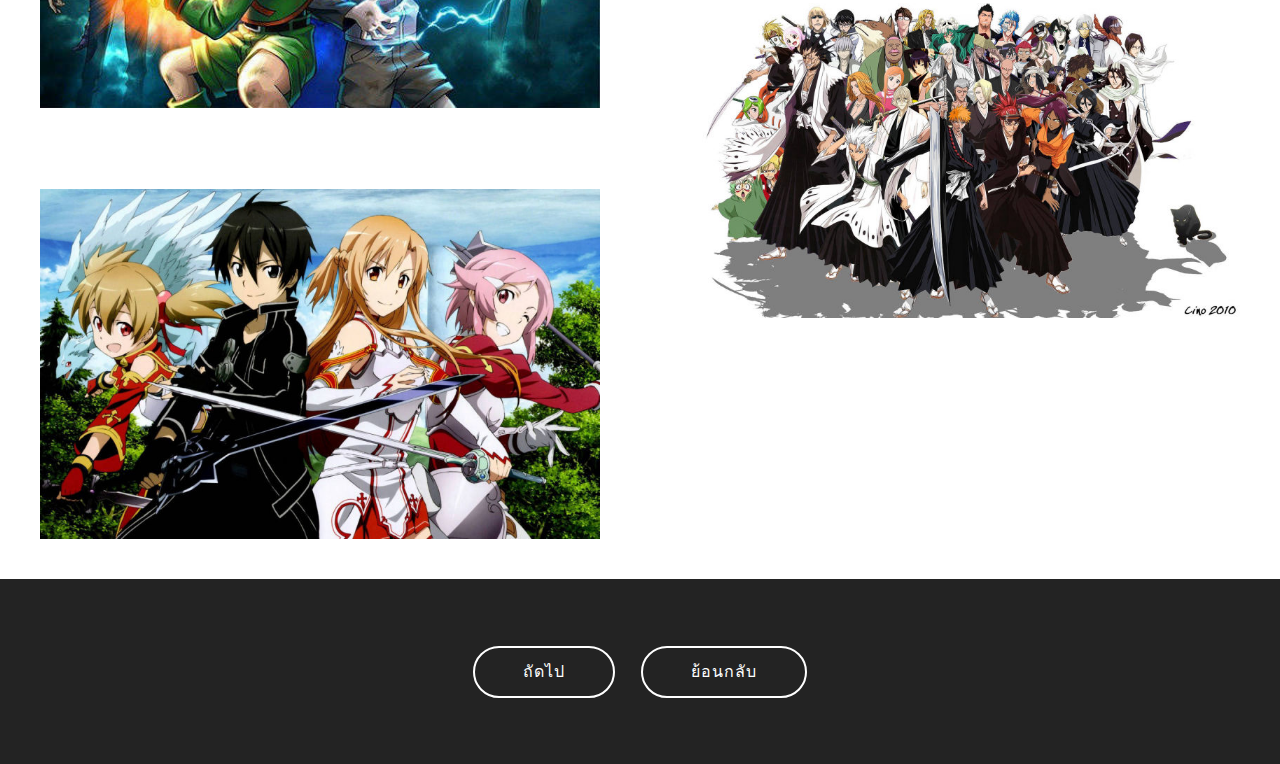
<file: page13.html>
<!DOCTYPE html>
<html  >
<head>
  <!-- Site made with Mobirise Website Builder v4.10.15, https://mobirise.com -->
  <meta charset="UTF-8">
  <meta http-equiv="X-UA-Compatible" content="IE=edge">
  <meta name="generator" content="Mobirise v4.10.15, mobirise.com">
  <meta name="viewport" content="width=device-width, initial-scale=1, minimum-scale=1">
  <link rel="shortcut icon" href="assets/images/logo4.png" type="image/x-icon">
  <meta name="description" content="Web Page Generator Description">
  
  <title>Page 13</title>
  <link rel="stylesheet" href="assets/web/assets/mobirise-icons/mobirise-icons.css">
  <link rel="stylesheet" href="assets/bootstrap/css/bootstrap.min.css">
  <link rel="stylesheet" href="assets/bootstrap/css/bootstrap-grid.min.css">
  <link rel="stylesheet" href="assets/bootstrap/css/bootstrap-reboot.min.css">
  <link rel="stylesheet" href="assets/tether/tether.min.css">
  <link rel="stylesheet" href="assets/theme/css/style.css">
  <link rel="stylesheet" href="assets/gallery/style.css">
  <link rel="preload" as="style" href="assets/mobirise/css/mbr-additional.css"><link rel="stylesheet" href="assets/mobirise/css/mbr-additional.css" type="text/css">
  
  
  
</head>
<body>
  <section class="mbr-gallery mbr-slider-carousel cid-rEkETLc7UN" id="gallery3-1w">

    

    <div>
        <div><!-- Filter --><!-- Gallery --><div class="mbr-gallery-row"><div class="mbr-gallery-layout-default"><div><div><div class="mbr-gallery-item mbr-gallery-item--p5" data-video-url="false" data-tags="Awesome"><div href="#lb-gallery3-1w" data-slide-to="0" data-toggle="modal"><img src="assets/images/er4khnt-1680x1050-800x500.jpg" alt="" title=""><span class="icon-focus"></span></div></div><div class="mbr-gallery-item mbr-gallery-item--p5" data-video-url="false" data-tags="Responsive"><div href="#lb-gallery3-1w" data-slide-to="1" data-toggle="modal"><img src="assets/images/o-2000x1125-800x450.jpg" alt="" title=""><span class="icon-focus"></span></div></div><div class="mbr-gallery-item mbr-gallery-item--p5" data-video-url="false" data-tags="Creative"><div href="#lb-gallery3-1w" data-slide-to="2" data-toggle="modal"><img src="assets/images/attack-on-titan-season-3-characters-poster-825x464-800x450.jpg" alt="" title=""><span class="icon-focus"></span></div></div><div class="mbr-gallery-item mbr-gallery-item--p5" data-video-url="false" data-tags="Animated"><div href="#lb-gallery3-1w" data-slide-to="3" data-toggle="modal"><img src="assets/images/hd-naruto-wallpaper-104041490-274-1600x900-800x450.jpg" alt="" title=""><span class="icon-focus"></span></div></div><div class="mbr-gallery-item mbr-gallery-item--p5" data-video-url="false" data-tags="Awesome"><div href="#lb-gallery3-1w" data-slide-to="4" data-toggle="modal"><img src="assets/images/2-1920x1000-800x417.jpg" alt="" title=""><span class="icon-focus"></span></div></div><div class="mbr-gallery-item mbr-gallery-item--p5" data-video-url="false" data-tags="Awesome"><div href="#lb-gallery3-1w" data-slide-to="5" data-toggle="modal"><img src="assets/images/179-2000x1292-800x517.jpg" alt="" title=""><span class="icon-focus"></span></div></div><div class="mbr-gallery-item mbr-gallery-item--p5" data-video-url="false" data-tags="Responsive"><div href="#lb-gallery3-1w" data-slide-to="6" data-toggle="modal"><img src="assets/images/4-1280x736-800x460.jpg" alt="" title=""><span class="icon-focus"></span></div></div><div class="mbr-gallery-item mbr-gallery-item--p5" data-video-url="false" data-tags="Animated"><div href="#lb-gallery3-1w" data-slide-to="7" data-toggle="modal"><img src="assets/images/3-600x431-600x431.jpg" alt="" title=""><span class="icon-focus"></span></div></div><div class="mbr-gallery-item mbr-gallery-item--p5" data-video-url="false" data-tags="Responsive"><div href="#lb-gallery3-1w" data-slide-to="8" data-toggle="modal"><img src="assets/images/bleach-wallpaper-ichigo-final-getsuga-tenshou-1920x1080-800x450.jpg" alt="" title=""><span class="icon-focus"></span></div></div><div class="mbr-gallery-item mbr-gallery-item--p5" data-video-url="false" data-tags="Responsive"><div href="#lb-gallery3-1w" data-slide-to="9" data-toggle="modal"><img src="assets/images/5-1200x750-800x500.jpg" alt="" title=""><span class="icon-focus"></span></div></div></div></div><div class="clearfix"></div></div></div><!-- Lightbox --><div data-app-prevent-settings="" class="mbr-slider modal fade carousel slide" tabindex="-1" data-keyboard="true" data-interval="false" id="lb-gallery3-1w"><div class="modal-dialog"><div class="modal-content"><div class="modal-body"><div class="carousel-inner"><div class="carousel-item"><img src="assets/images/er4khnt-1680x1050.jpg" alt="" title=""></div><div class="carousel-item active"><img src="assets/images/o-2000x1125.jpg" alt="" title=""></div><div class="carousel-item"><img src="assets/images/attack-on-titan-season-3-characters-poster-825x464.jpg" alt="" title=""></div><div class="carousel-item"><img src="assets/images/hd-naruto-wallpaper-104041490-274-1600x900.jpg" alt="" title=""></div><div class="carousel-item"><img src="assets/images/2-1920x1000.jpg" alt="" title=""></div><div class="carousel-item"><img src="assets/images/179-2000x1292.jpg" alt="" title=""></div><div class="carousel-item"><img src="assets/images/4-1280x736.jpg" alt="" title=""></div><div class="carousel-item"><img src="assets/images/3-600x431.jpg" alt="" title=""></div><div class="carousel-item"><img src="assets/images/bleach-wallpaper-ichigo-final-getsuga-tenshou-1920x1080.jpg" alt="" title=""></div><div class="carousel-item"><img src="assets/images/5-1200x750.jpg" alt="" title=""></div></div><a class="carousel-control carousel-control-prev" role="button" data-slide="prev" href="#lb-gallery3-1w"><span class="mbri-left mbr-iconfont" aria-hidden="true"></span><span class="sr-only">Previous</span></a><a class="carousel-control carousel-control-next" role="button" data-slide="next" href="#lb-gallery3-1w"><span class="mbri-right mbr-iconfont" aria-hidden="true"></span><span class="sr-only">Next</span></a><a class="close" href="#" role="button" data-dismiss="modal"><span class="sr-only">Close</span></a></div></div></div></div></div>
    </div>

</section>

<section class="engine"><a href="https://mobirise.info/u">bootstrap responsive templates</a></section><section class="mbr-section content8 cid-rEkFoOtxjx" id="content8-1x">

    

    <div class="container">
        <div class="media-container-row title">
            <div class="col-12 col-md-8">
                <div class="mbr-section-btn align-center"><a class="btn btn-white-outline display-4" href="index.html">ถัดไป</a>
                    <a class="btn btn-white-outline display-4" href="page12.html">ย้อนกลับ</a></div>
            </div>
        </div>
    </div>
</section>


  <script src="assets/web/assets/jquery/jquery.min.js"></script>
  <script src="assets/popper/popper.min.js"></script>
  <script src="assets/bootstrap/js/bootstrap.min.js"></script>
  <script src="assets/tether/tether.min.js"></script>
  <script src="assets/smoothscroll/smooth-scroll.js"></script>
  <script src="assets/bootstrapcarouselswipe/bootstrap-carousel-swipe.js"></script>
  <script src="assets/vimeoplayer/jquery.mb.vimeo_player.js"></script>
  <script src="assets/masonry/masonry.pkgd.min.js"></script>
  <script src="assets/imagesloaded/imagesloaded.pkgd.min.js"></script>
  <script src="assets/theme/js/script.js"></script>
  <script src="assets/gallery/player.min.js"></script>
  <script src="assets/gallery/script.js"></script>
  <script src="assets/slidervideo/script.js"></script>
  
  
</body>
</html>
</file>
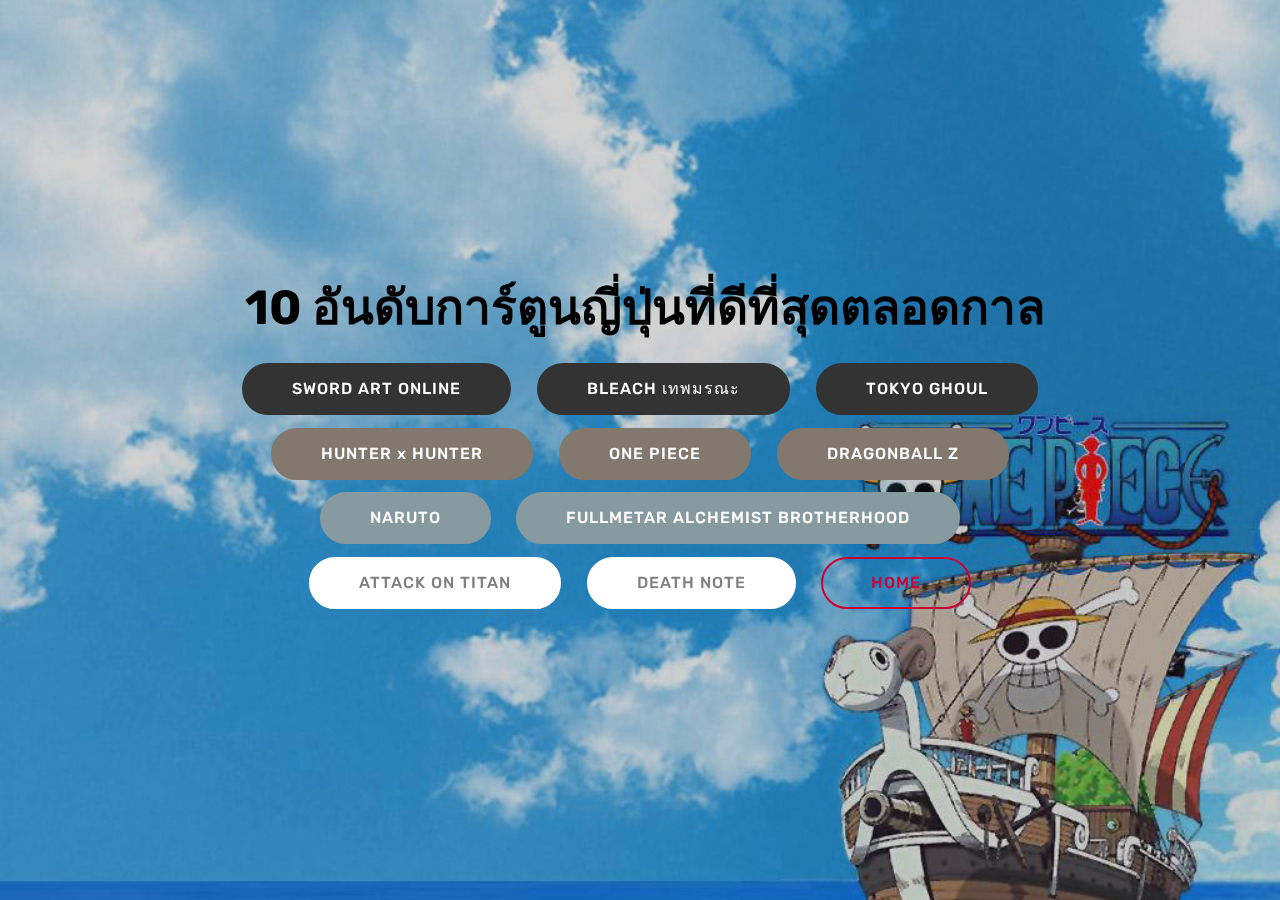
<file: page14.html>
<!DOCTYPE html>
<html  >
<head>
  <!-- Site made with Mobirise Website Builder v4.10.15, https://mobirise.com -->
  <meta charset="UTF-8">
  <meta http-equiv="X-UA-Compatible" content="IE=edge">
  <meta name="generator" content="Mobirise v4.10.15, mobirise.com">
  <meta name="viewport" content="width=device-width, initial-scale=1, minimum-scale=1">
  <link rel="shortcut icon" href="assets/images/logo4.png" type="image/x-icon">
  <meta name="description" content="Web Builder Description">
  
  <title> 10 อันดับการ์ตูนญี่ปุ่นที่ดีที่สุดตลอดกาล</title>
  <link rel="stylesheet" href="assets/web/assets/mobirise-icons/mobirise-icons.css">
  <link rel="stylesheet" href="assets/bootstrap/css/bootstrap.min.css">
  <link rel="stylesheet" href="assets/bootstrap/css/bootstrap-grid.min.css">
  <link rel="stylesheet" href="assets/bootstrap/css/bootstrap-reboot.min.css">
  <link rel="stylesheet" href="assets/tether/tether.min.css">
  <link rel="stylesheet" href="assets/theme/css/style.css">
  <link rel="preload" as="style" href="assets/mobirise/css/mbr-additional.css"><link rel="stylesheet" href="assets/mobirise/css/mbr-additional.css" type="text/css">
  
  
  
</head>
<body>
  <section class="cid-rEvyM1E23H mbr-fullscreen mbr-parallax-background" id="header2-20">

    

    <div class="mbr-overlay" style="opacity: 0.2; background-color: rgb(35, 35, 35);"></div>

    <div class="container align-center">
        <div class="row justify-content-md-center">
            <div class="mbr-white col-md-10">
                <h1 class="mbr-section-title mbr-bold pb-3 mbr-fonts-style display-2">&nbsp;10 อันดับการ์ตูนญี่ปุ่นที่ดีที่สุดตลอดกาล</h1>
                
                
                <div class="mbr-section-btn"><a class="btn btn-md btn-black display-4" href="page2.html">SWORD ART ONLINE</a>
                    <a class="btn btn-md btn-black display-4" href="page3.html">BLEACH เทพมรณะ</a> <a class="btn btn-md btn-black display-4" href="page5.html">TOKYO GHOUL</a> <a class="btn btn-md btn-info display-4" href="page6.html">HUNTER x HUNTER</a> <a class="btn btn-md btn-info display-4" href="page7.html">ONE PIECE</a> <a class="btn btn-md btn-info display-4" href="page8.html">DRAGONBALL Z</a> <a class="btn btn-md btn-warning display-4" href="page9.html">NARUTO</a> <a class="btn btn-md btn-warning display-4" href="page10.html">FULLMETAR ALCHEMIST BROTHERHOOD</a>  <a class="btn btn-md btn-white display-4" href="page11.html">ATTACK ON TITAN</a> <a class="btn btn-md btn-white display-4" href="page12.html">DEATH NOTE</a> <a class="btn btn-md btn-secondary-outline display-4" href="index.html">HOME</a></div>
            </div>
        </div>
    </div>
    
</section>


  <section class="engine"><a href="https://mobirise.info/j">website templates</a></section><script src="assets/web/assets/jquery/jquery.min.js"></script>
  <script src="assets/popper/popper.min.js"></script>
  <script src="assets/bootstrap/js/bootstrap.min.js"></script>
  <script src="assets/tether/tether.min.js"></script>
  <script src="assets/smoothscroll/smooth-scroll.js"></script>
  <script src="assets/parallax/jarallax.min.js"></script>
  <script src="assets/theme/js/script.js"></script>
  
  
</body>
</html>
</file>
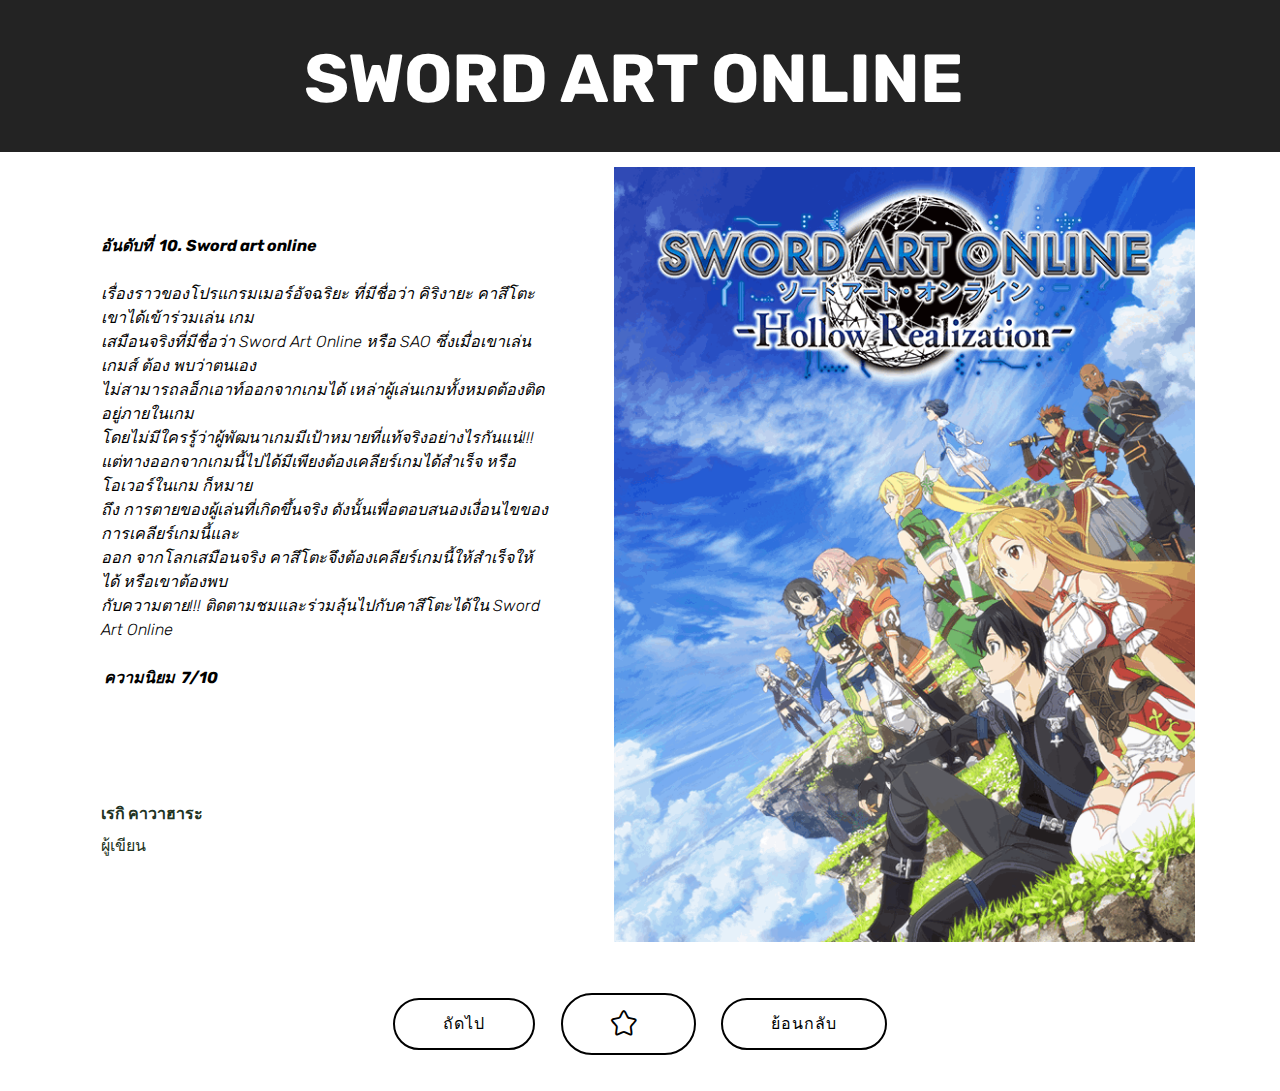
<file: page2.html>
<!DOCTYPE html>
<html  >
<head>
  <!-- Site made with Mobirise Website Builder v4.10.15, https://mobirise.com -->
  <meta charset="UTF-8">
  <meta http-equiv="X-UA-Compatible" content="IE=edge">
  <meta name="generator" content="Mobirise v4.10.15, mobirise.com">
  <meta name="viewport" content="width=device-width, initial-scale=1, minimum-scale=1">
  <link rel="shortcut icon" href="assets/images/logo4.png" type="image/x-icon">
  <meta name="description" content="Web Page Builder Description">
  
  <title>SWORD ART ONLINE </title>
  <link rel="stylesheet" href="assets/web/assets/mobirise-icons-bold/mobirise-icons-bold.css">
  <link rel="stylesheet" href="assets/bootstrap/css/bootstrap.min.css">
  <link rel="stylesheet" href="assets/bootstrap/css/bootstrap-grid.min.css">
  <link rel="stylesheet" href="assets/bootstrap/css/bootstrap-reboot.min.css">
  <link rel="stylesheet" href="assets/tether/tether.min.css">
  <link rel="stylesheet" href="assets/theme/css/style.css">
  <link rel="preload" as="style" href="assets/mobirise/css/mbr-additional.css"><link rel="stylesheet" href="assets/mobirise/css/mbr-additional.css" type="text/css">
  
  
  
</head>
<body>
  <section class="mbr-section content5 cid-rEiOhEKS17" id="content5-k">

    

    

    <div class="container">
        <div class="media-container-row">
            <div class="title col-12 col-md-8">
                <h2 class="align-center mbr-bold mbr-white pb-3 mbr-fonts-style display-1">SWORD ART ONLINE&nbsp;</h2>
                
                
                
            </div>
        </div>
    </div>
</section>

<section class="engine"><a href="https://mobirise.info/m">free website design templates</a></section><section class="testimonials3 cid-rEiN8449oy" id="testimonials3-h">

    

    

    <div class="container">
        <div class="media-container-row">
            <div class="media-content px-3 align-self-center mbr-white py-2">
                <p class="mbr-text testimonial-text mbr-fonts-style display-7"><strong>อันดับที่ &nbsp;10. Sword art online&nbsp;</strong><strong><br></strong><br>เรื่องราวของโปรแกรมเมอร์อัจฉริยะ ที่มีชื่อว่า คิริงายะ คาสึโตะ เขาได้เข้าร่วมเล่น เกม<br>เสมือนจริงที่มีชื่อว่า Sword Art Online หรือ SAO ซึ่งเมื่อเขาเล่นเกมส์ ต้อง พบว่าตนเอง<br>ไม่สามารถลอ็กเอาท์ออกจากเกมได้ เหล่าผู้เล่นเกมทั้งหมดต้องติด อยู่ภายในเกม<br>โดยไม่มีใครรู้ว่าผู้พัฒนาเกมมีเป้าหมายที่แท้จริงอย่างไรกันแน่!!!<br>แต่ทางออกจากเกมนี้ไปได้มีเพียงต้องเคลียร์เกมได้สำเร็จ หรือโอเวอร์ในเกม ก็หมาย<br>ถึง การตายของผู้เล่นที่เกิดขึ้นจริง ดังนั้นเพื่อตอบสนองเงื่อนไขของการเคลียร์เกมนี้และ<br>ออก จากโลกเสมือนจริง คาสึโตะจึงต้องเคลียร์เกมนี้ให้สำเร็จให้ได้ หรือเขาต้องพบ<br>กับความตาย!!! ติดตามชมและร่วมลุ้นไปกับคาสึโตะได้ใน Sword Art Online<br><br><strong>&nbsp;ความนิยม &nbsp;7/10&nbsp;<br></strong><br><strong><br></strong><br></p>
                <p class="mbr-author-name pt-4 mb-2 mbr-fonts-style display-7">
                   เรกิ คาวาฮาระ
                </p>
                <p class="mbr-author-desc mbr-fonts-style display-7">ผู้เขียน</p>
            </div>

            <div class="mbr-figure pl-lg-5" style="width: 130%;">
              <img src="assets/images/sword-art-online-hollow-realization-600x800.png" alt="" title="">
            </div>
        </div>
    </div>
</section>

<section class="mbr-section content8 cid-rEiRaoTW3G" id="content8-l">

    

    <div class="container">
        <div class="media-container-row title">
            <div class="col-12 col-md-8">
                <div class="mbr-section-btn align-center"><a class="btn btn-black-outline display-4" href="page3.html">ถัดไป</a> <a class="btn btn-black-outline display-4" href="page14.html"><span class="mbrib-star mbr-iconfont mbr-iconfont-btn"></span></a>
                    <a class="btn btn-black-outline display-4" href="page14.html">ย้อนกลับ</a></div>
            </div>
        </div>
    </div>
</section>


  <script src="assets/web/assets/jquery/jquery.min.js"></script>
  <script src="assets/popper/popper.min.js"></script>
  <script src="assets/bootstrap/js/bootstrap.min.js"></script>
  <script src="assets/tether/tether.min.js"></script>
  <script src="assets/smoothscroll/smooth-scroll.js"></script>
  <script src="assets/theme/js/script.js"></script>
  
  
</body>
</html>
</file>
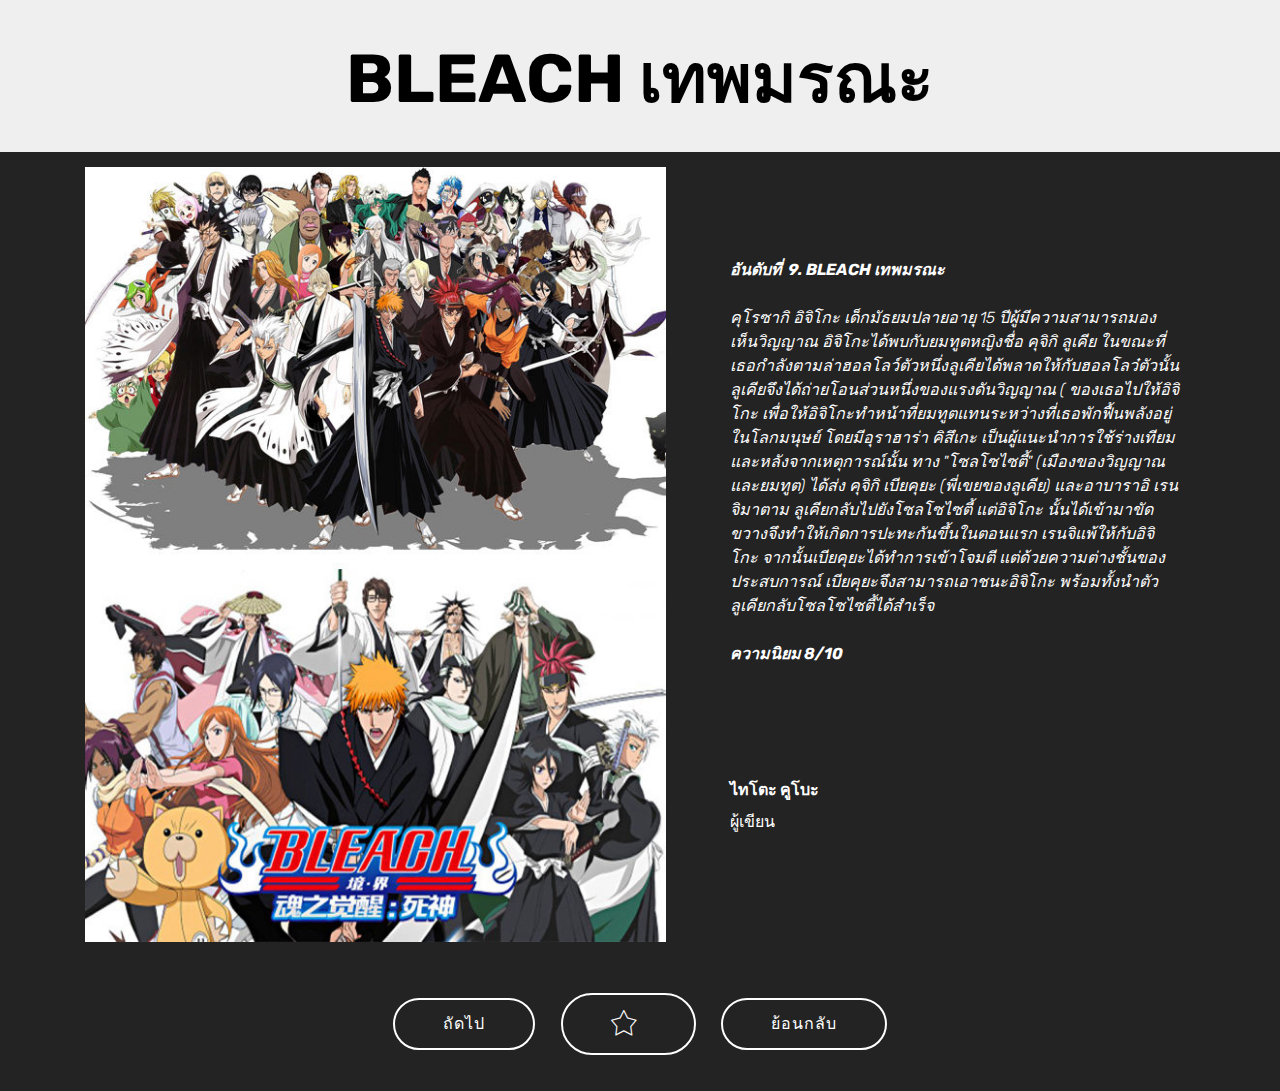
<file: page3.html>
<!DOCTYPE html>
<html  >
<head>
  <!-- Site made with Mobirise Website Builder v4.10.15, https://mobirise.com -->
  <meta charset="UTF-8">
  <meta http-equiv="X-UA-Compatible" content="IE=edge">
  <meta name="generator" content="Mobirise v4.10.15, mobirise.com">
  <meta name="viewport" content="width=device-width, initial-scale=1, minimum-scale=1">
  <link rel="shortcut icon" href="assets/images/logo4.png" type="image/x-icon">
  <meta name="description" content="Website Generator Description">
  
  <title>BLEACH เทพมรณะ</title>
  <link rel="stylesheet" href="assets/web/assets/mobirise-icons/mobirise-icons.css">
  <link rel="stylesheet" href="assets/bootstrap/css/bootstrap.min.css">
  <link rel="stylesheet" href="assets/bootstrap/css/bootstrap-grid.min.css">
  <link rel="stylesheet" href="assets/bootstrap/css/bootstrap-reboot.min.css">
  <link rel="stylesheet" href="assets/tether/tether.min.css">
  <link rel="stylesheet" href="assets/theme/css/style.css">
  <link rel="preload" as="style" href="assets/mobirise/css/mbr-additional.css"><link rel="stylesheet" href="assets/mobirise/css/mbr-additional.css" type="text/css">
  
  
  
</head>
<body>
  <section class="mbr-section content5 cid-rEiS1D4tQA" id="content5-o">

    

    

    <div class="container">
        <div class="media-container-row">
            <div class="title col-12 col-md-8">
                <h2 class="align-center mbr-bold mbr-white pb-3 mbr-fonts-style display-1">BLEACH เทพมรณะ</h2>
                
                
                
            </div>
        </div>
    </div>
</section>

<section class="engine"><a href="https://mobirise.info/x">css templates</a></section><section class="testimonials2 cid-rEiS4DLDcj" id="testimonials2-p">

    

    

    <div class="container">
        <div class="media-container-row">
            <div class="mbr-figure pr-lg-5" style="width: 130%;">
              <img src="assets/images/untitled-1-600x800.jpg" alt="" title="">
            </div>
            <div class="media-content px-3 align-self-center mbr-white py-2">
                    <p class="mbr-text testimonial-text mbr-fonts-style display-7"><strong>
                       อันดับที่ &nbsp;9.&nbsp;BLEACH เทพมรณะ</strong><br><br>คุโรซากิ อิจิโกะ เด็กมัธยมปลายอายุ 15 ปีผู้มีความสามารถมองเห็นวิญญาณ อิจิโกะได้พบกับยมทูตหญิงชื่อ คุจิกิ ลูเคีย ในขณะที่เธอกำลังตามล่าฮอลโลว์ตัวหนึ่งลูเคียได้พลาดให้กับฮอลโลว๋ตัวนั้น ลูเคียจึงได้ถ่ายโอนส่วนหนึ่งของแรงดันวิญญาณ ( ของเธอไปให้อิจิโกะ เพื่อให้อิจิโกะทำหน้าที่ยมทูตแทนระหว่างที่เธอพักฟื้นพลังอยู่ในโลกมนุษย์ โดยมีอุราฮาร่า คิสึเกะ เป็นผู้แนะนำการใช้ร่างเทียมและหลังจากเหตุการณ์นั้น ทาง "โซลโซไซตี้" (เมืองของวิญญาณและยมทูต) ได้ส่ง คุจิกิ เบียคุยะ (พี่เขยของลูเคีย) และอาบาราอิ เรนจิมาตาม ลูเคียกลับไปยังโซลโซไซตี้ แต่อิจิโกะ นั้นได้เข้ามาขัดขวางจึงทำให้เกิดการปะทะกันขึ้นในตอนแรก เรนจิแพ้ให้กับอิจิโกะ จากนั้นเบียคุยะได้ทำการเข้าโจมตี แต่ด้วยความต่างชั้นของประสบการณ์ เบียคุยะจึงสามารถเอาชนะอิจิโกะ พร้อมทั้งนำตัวลูเคียกลับโซลโซไซตี้ได้สำเร็จ&nbsp;<br><br><strong>ความนิยม 8/10&nbsp;<br></strong><br><br><strong><br></strong></p>
                    <p class="mbr-author-name pt-4 mb-2 mbr-fonts-style display-7">
                       ไทโตะ คูโบะ
                    </p>
                    <p class="mbr-author-desc mbr-fonts-style display-7">ผู้เขียน</p>
            </div>
        </div>
    </div>
</section>

<section class="mbr-section content8 cid-rEiS0SXAFO" id="content8-n">

    

    <div class="container">
        <div class="media-container-row title">
            <div class="col-12 col-md-8">
                <div class="mbr-section-btn align-center"><a class="btn btn-white-outline display-4" href="page5.html">ถัดไป</a> <a class="btn btn-white-outline display-4" href="page14.html"><span class="mbri-star mbr-iconfont mbr-iconfont-btn"></span></a>
                    <a class="btn btn-white-outline display-4" href="page2.html">ย้อนกลับ</a></div>
            </div>
        </div>
    </div>
</section>


  <script src="assets/web/assets/jquery/jquery.min.js"></script>
  <script src="assets/popper/popper.min.js"></script>
  <script src="assets/bootstrap/js/bootstrap.min.js"></script>
  <script src="assets/tether/tether.min.js"></script>
  <script src="assets/smoothscroll/smooth-scroll.js"></script>
  <script src="assets/theme/js/script.js"></script>
  
  
</body>
</html>
</file>
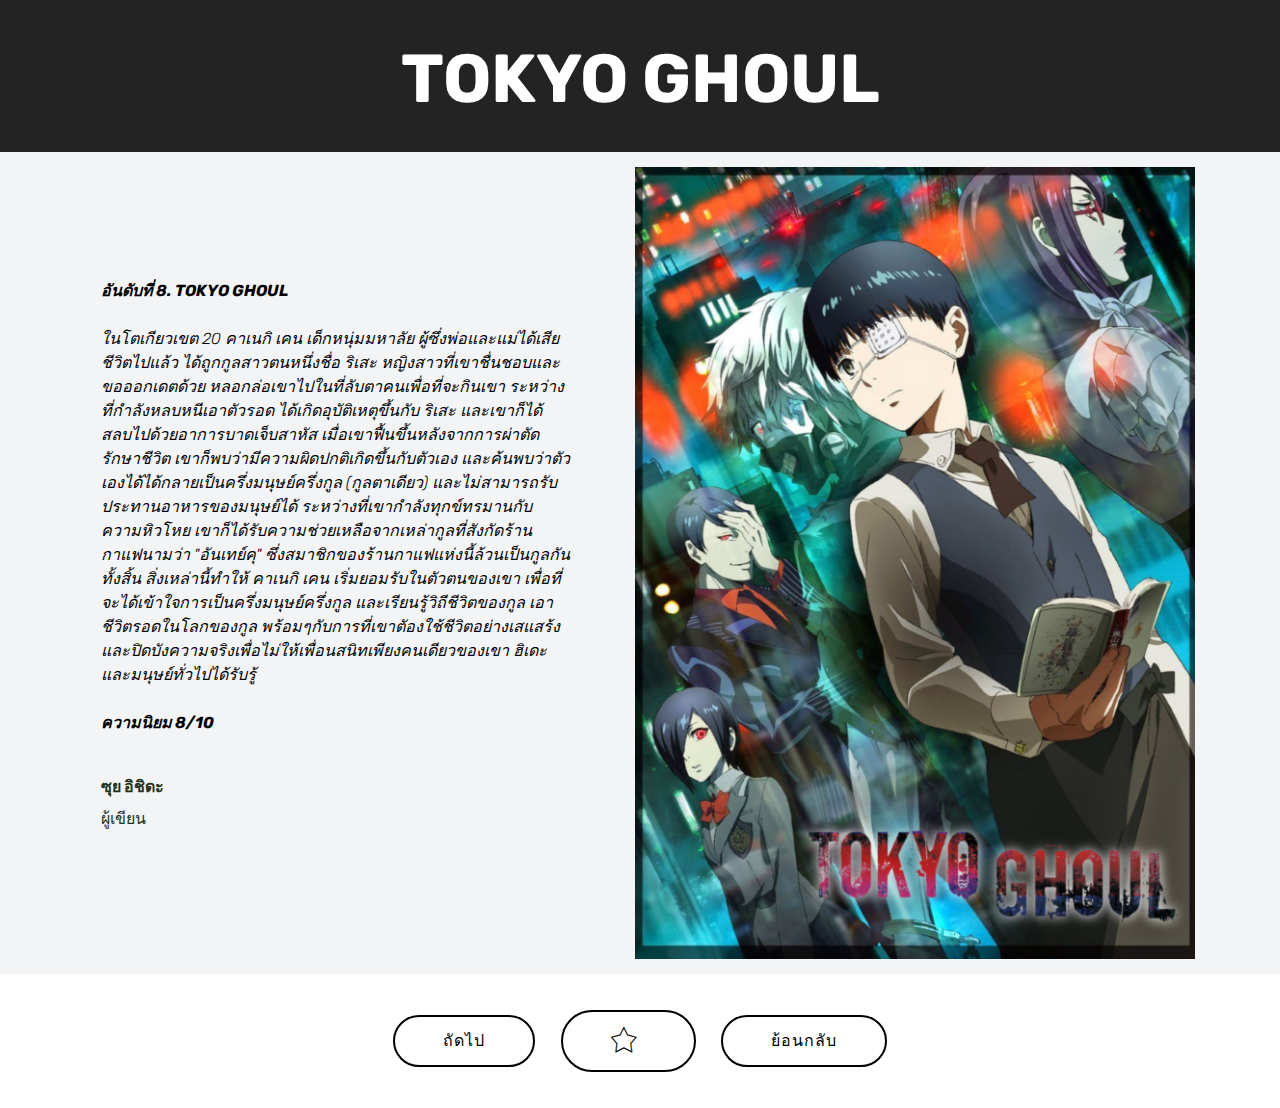
<file: page5.html>
<!DOCTYPE html>
<html  >
<head>
  <!-- Site made with Mobirise Website Builder v4.10.15, https://mobirise.com -->
  <meta charset="UTF-8">
  <meta http-equiv="X-UA-Compatible" content="IE=edge">
  <meta name="generator" content="Mobirise v4.10.15, mobirise.com">
  <meta name="viewport" content="width=device-width, initial-scale=1, minimum-scale=1">
  <link rel="shortcut icon" href="assets/images/logo4.png" type="image/x-icon">
  <meta name="description" content="Web Page Builder Description">
  
  <title>TOKYO GHOUL</title>
  <link rel="stylesheet" href="assets/web/assets/mobirise-icons/mobirise-icons.css">
  <link rel="stylesheet" href="assets/bootstrap/css/bootstrap.min.css">
  <link rel="stylesheet" href="assets/bootstrap/css/bootstrap-grid.min.css">
  <link rel="stylesheet" href="assets/bootstrap/css/bootstrap-reboot.min.css">
  <link rel="stylesheet" href="assets/tether/tether.min.css">
  <link rel="stylesheet" href="assets/theme/css/style.css">
  <link rel="preload" as="style" href="assets/mobirise/css/mbr-additional.css"><link rel="stylesheet" href="assets/mobirise/css/mbr-additional.css" type="text/css">
  
  
  
</head>
<body>
  <section class="mbr-section content5 cid-rEkJBzZVpH" id="content5-1y">

    

    

    <div class="container">
        <div class="media-container-row">
            <div class="title col-12 col-md-8">
                <h2 class="align-center mbr-bold mbr-white pb-3 mbr-fonts-style display-1">TOKYO GHOUL</h2>
                
                
                
            </div>
        </div>
    </div>
</section>

<section class="engine"><a href="https://mobirise.info/i">free web creation software</a></section><section class="testimonials3 cid-rEklT5gk2w" id="testimonials3-14">

    

    

    <div class="container">
        <div class="media-container-row">
            <div class="media-content px-3 align-self-center mbr-white py-2">
                <p class="mbr-text testimonial-text mbr-fonts-style display-7"><strong>อันดับที่ 8.&nbsp;TOKYO GHOUL</strong><br><br>ในโตเกียวเขต 20 คาเนกิ เคน เด็กหนุ่มมหาลัย ผู้ซึ่งพ่อและแม่ได้เสียชีวิตไปแล้ว ได้ถูกกูลสาวตนหนึ่งชื่อ ริเสะ หญิงสาวที่เขาชื่นชอบและขอออกเดตด้วย หลอกล่อเขาไปในที่ลับตาคนเพื่อที่จะกินเขา ระหว่างที่กำลังหลบหนีเอาตัวรอด ได้เกิดอุบัติเหตุขึ้นกับ ริเสะ และเขาก็ได้สลบไปด้วยอาการบาดเจ็บสาหัส เมื่อเขาฟื้นขึ้นหลังจากการผ่าตัดรักษาชีวิต เขาก็พบว่ามีความผิดปกติเกิดขึ้นกับตัวเอง และค้นพบว่าตัวเองได้ได้กลายเป็นครึ่งมนุษย์ครึ่งกูล (กูลตาเดียว) และไม่สามารถรับประทานอาหารของมนุษย์ได้ ระหว่างที่เขากำลังทุกข์ทรมานกับความหิวโหย เขาก็ได้รับความช่วยเหลือจากเหล่ากูลที่สังกัดร้านกาแฟนามว่า "อันเทย์คุ" ซึ่งสมาชิกของร้านกาแฟแห่งนี้ล้วนเป็นกูลกันทั้งสิ้น สิ่งเหล่านี้ทำให้ คาเนกิ เคน เริ่มยอมรับในตัวตนของเขา เพื่อที่จะได้เข้าใจการเป็นครึ่งมนุษย์ครึ่งกูล และเรียนรู้วิถีชีวิตของกูล เอาชีวิตรอดในโลกของกูล พร้อมๆกับการที่เขาตัองใช้ชีวิตอย่างเสแสร้ง และปิดบังความจริงเพื่อไม่ให้เพื่อนสนิทเพียงคนเดียวของเขา ฮิเดะ และมนุษย์ทั่วไปได้รับรู้<br><br><strong>ความนิยม 8/10</strong>
                </p>
                <p class="mbr-author-name pt-4 mb-2 mbr-fonts-style display-7">
                   ซุย อิชิดะ
                </p>
                <p class="mbr-author-desc mbr-fonts-style display-7">ผู้เขียน</p>
            </div>

            <div class="mbr-figure pl-lg-5" style="width: 120%;">
              <img src="assets/images/mv5bn2e2otgzodktmjbhyy00mjjjlwi0otgtngyxognhmwmxowe4xkeyxkfqcgdeqxvymzgxodm4njm.-v1-1162x1643.jpg" alt="" title="">
            </div>
        </div>
    </div>
</section>

<section class="mbr-section content8 cid-rEkmgePCr4" id="content8-17">

    

    <div class="container">
        <div class="media-container-row title">
            <div class="col-12 col-md-8">
                <div class="mbr-section-btn align-center"><a class="btn btn-black-outline display-4" href="page6.html">ถัดไป</a> <a class="btn btn-black-outline display-4" href="page14.html"><span class="mbri-star mbr-iconfont mbr-iconfont-btn"></span></a>
                    <a class="btn btn-black-outline display-4" href="page3.html">ย้อนกลับ</a></div>
            </div>
        </div>
    </div>
</section>


  <script src="assets/web/assets/jquery/jquery.min.js"></script>
  <script src="assets/popper/popper.min.js"></script>
  <script src="assets/bootstrap/js/bootstrap.min.js"></script>
  <script src="assets/tether/tether.min.js"></script>
  <script src="assets/smoothscroll/smooth-scroll.js"></script>
  <script src="assets/theme/js/script.js"></script>
  
  
</body>
</html>
</file>
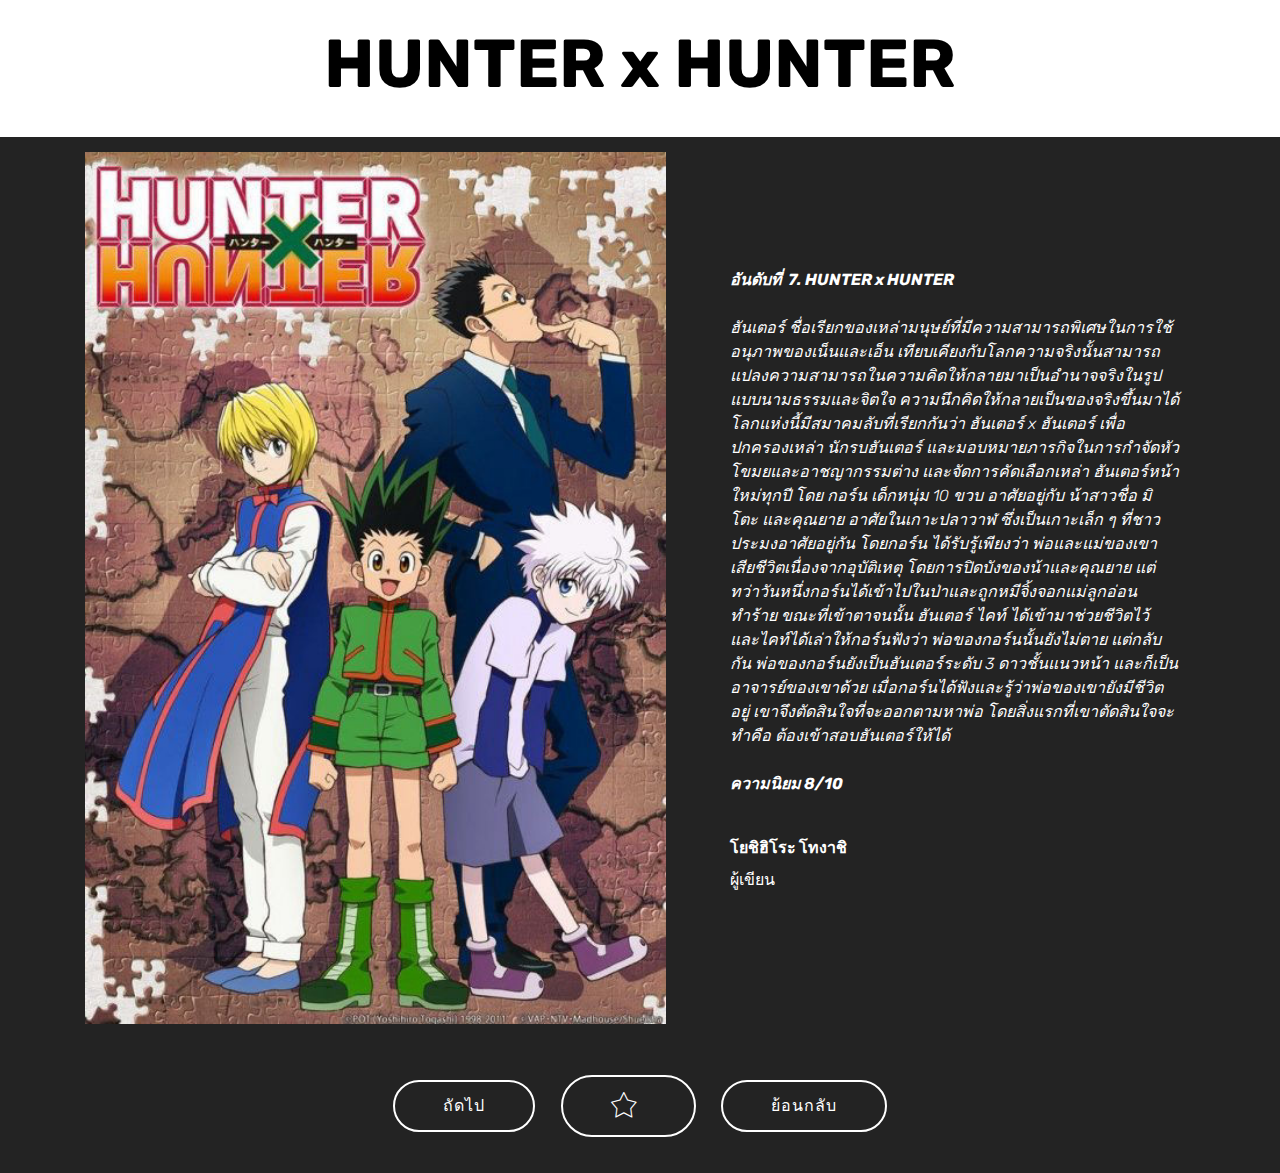
<file: page6.html>
<!DOCTYPE html>
<html  >
<head>
  <!-- Site made with Mobirise Website Builder v4.10.15, https://mobirise.com -->
  <meta charset="UTF-8">
  <meta http-equiv="X-UA-Compatible" content="IE=edge">
  <meta name="generator" content="Mobirise v4.10.15, mobirise.com">
  <meta name="viewport" content="width=device-width, initial-scale=1, minimum-scale=1">
  <link rel="shortcut icon" href="assets/images/logo4.png" type="image/x-icon">
  <meta name="description" content="Web Page Maker Description">
  
  <title>HUNTER x HUNTER</title>
  <link rel="stylesheet" href="assets/web/assets/mobirise-icons/mobirise-icons.css">
  <link rel="stylesheet" href="assets/bootstrap/css/bootstrap.min.css">
  <link rel="stylesheet" href="assets/bootstrap/css/bootstrap-grid.min.css">
  <link rel="stylesheet" href="assets/bootstrap/css/bootstrap-reboot.min.css">
  <link rel="stylesheet" href="assets/tether/tether.min.css">
  <link rel="stylesheet" href="assets/theme/css/style.css">
  <link rel="preload" as="style" href="assets/mobirise/css/mbr-additional.css"><link rel="stylesheet" href="assets/mobirise/css/mbr-additional.css" type="text/css">
  
  
  
</head>
<body>
  <section class="mbr-section content5 cid-rEkJTMWQ0h" id="content5-1z">

    

    

    <div class="container">
        <div class="media-container-row">
            <div class="title col-12 col-md-8">
                <h2 class="align-center mbr-bold mbr-white pb-3 mbr-fonts-style display-1">HUNTER x HUNTER</h2>
                
                
                
            </div>
        </div>
    </div>
</section>

<section class="engine"><a href="https://mobirise.info/p">website templates free download</a></section><section class="testimonials2 cid-rEkod7FAVq" id="testimonials2-19">

    

    

    <div class="container">
        <div class="media-container-row">
            <div class="mbr-figure pr-lg-5" style="width: 130%;">
              <img src="assets/images/hunter-x-hunter-e1553153035713-500x750.jpg" alt="" title="">
            </div>
            <div class="media-content px-3 align-self-center mbr-white py-2">
                    <p class="mbr-text testimonial-text mbr-fonts-style display-7"><strong>
                       อันดับที่ &nbsp;7.&nbsp;HUNTER x HUNTER</strong><br><br>ฮันเตอร์ ชื่อเรียกของเหล่ามนุษย์ที่มีความสามารถพิเศษในการใช้อนุภาพของเน็นและเอ็น เทียบเคียงกับโลกความจริงนั้นสามารถแปลงความสามารถในความคิดให้กลายมาเป็นอำนาจจริงในรูปแบบนามธรรมและจิตใจ ความนึกคิดให้กลายเป็นของจริงขึ้นมาได้ โลกแห่งนี้มีสมาคมลับที่เรียกกันว่า ฮันเตอร์ x ฮันเตอร์ เพื่อปกครองเหล่า นักรบฮันเตอร์ และมอบหมายภารกิจในการกำจัดหัวโขมยและอาชญากรรมต่าง และจัดการคัดเลือกเหล่า ฮันเตอร์หน้าใหม่ทุกปี โดย กอร์น เด็กหนุ่ม 10 ขวบ อาศัยอยู่กับ น้าสาวชื่อ มิโตะ และคุณยาย อาศัยในเกาะปลาวาฬ ซึ่งเป็นเกาะเล็ก ๆ ที่ชาวประมงอาศัยอยู่กัน โดยกอร์น ได้รับรู้เพียงว่า พ่อและแม่ของเขาเสียชีวิตเนื่องจากอุบัติเหตุ โดยการปิดบังของน้าและคุณยาย แต่ทว่าวันหนึ่งกอร์นได้เข้าไปในป่าและถูกหมีจิ้งจอกแม่ลูกอ่อนทำร้าย ขณะที่เข้าตาจนนั้น ฮันเตอร์ ไคท์ ได้เข้ามาช่วยชีวิตไว้ และไคท์ได้เล่าให้กอร์นฟังว่า พ่อของกอร์นนั้นยังไม่ตาย แต่กลับกัน พ่อของกอร์นยังเป็นฮันเตอร์ระดับ 3 ดาวชั้นแนวหน้า และก็เป็นอาจารย์ของเขาด้วย เมื่อกอร์นได้ฟังและรู้ว่าพ่อของเขายังมีชีวิตอยู่ เขาจึงตัดสินใจที่จะออกตามหาพ่อ โดยสิ่งแรกที่เขาตัดสินใจจะทำคือ ต้องเข้าสอบฮันเตอร์ให้ได้<br><br><strong>ความนิยม 8/10</strong></p>
                    <p class="mbr-author-name pt-4 mb-2 mbr-fonts-style display-7">
                       โยชิฮิโระ โทงาชิ
                    </p>
                    <p class="mbr-author-desc mbr-fonts-style display-7">ผู้เขียน</p>
            </div>
        </div>
    </div>
</section>

<section class="mbr-section content8 cid-rEkodzqX1l" id="content8-1a">

    

    <div class="container">
        <div class="media-container-row title">
            <div class="col-12 col-md-8">
                <div class="mbr-section-btn align-center"><a class="btn btn-white-outline display-4" href="page7.html">ถัดไป</a> <a class="btn btn-white-outline display-4" href="page14.html"><span class="mbri-star mbr-iconfont mbr-iconfont-btn"></span></a>
                    <a class="btn btn-white-outline display-4" href="page5.html">ย้อนกลับ</a></div>
            </div>
        </div>
    </div>
</section>


  <script src="assets/web/assets/jquery/jquery.min.js"></script>
  <script src="assets/popper/popper.min.js"></script>
  <script src="assets/bootstrap/js/bootstrap.min.js"></script>
  <script src="assets/tether/tether.min.js"></script>
  <script src="assets/smoothscroll/smooth-scroll.js"></script>
  <script src="assets/theme/js/script.js"></script>
  
  
</body>
</html>
</file>
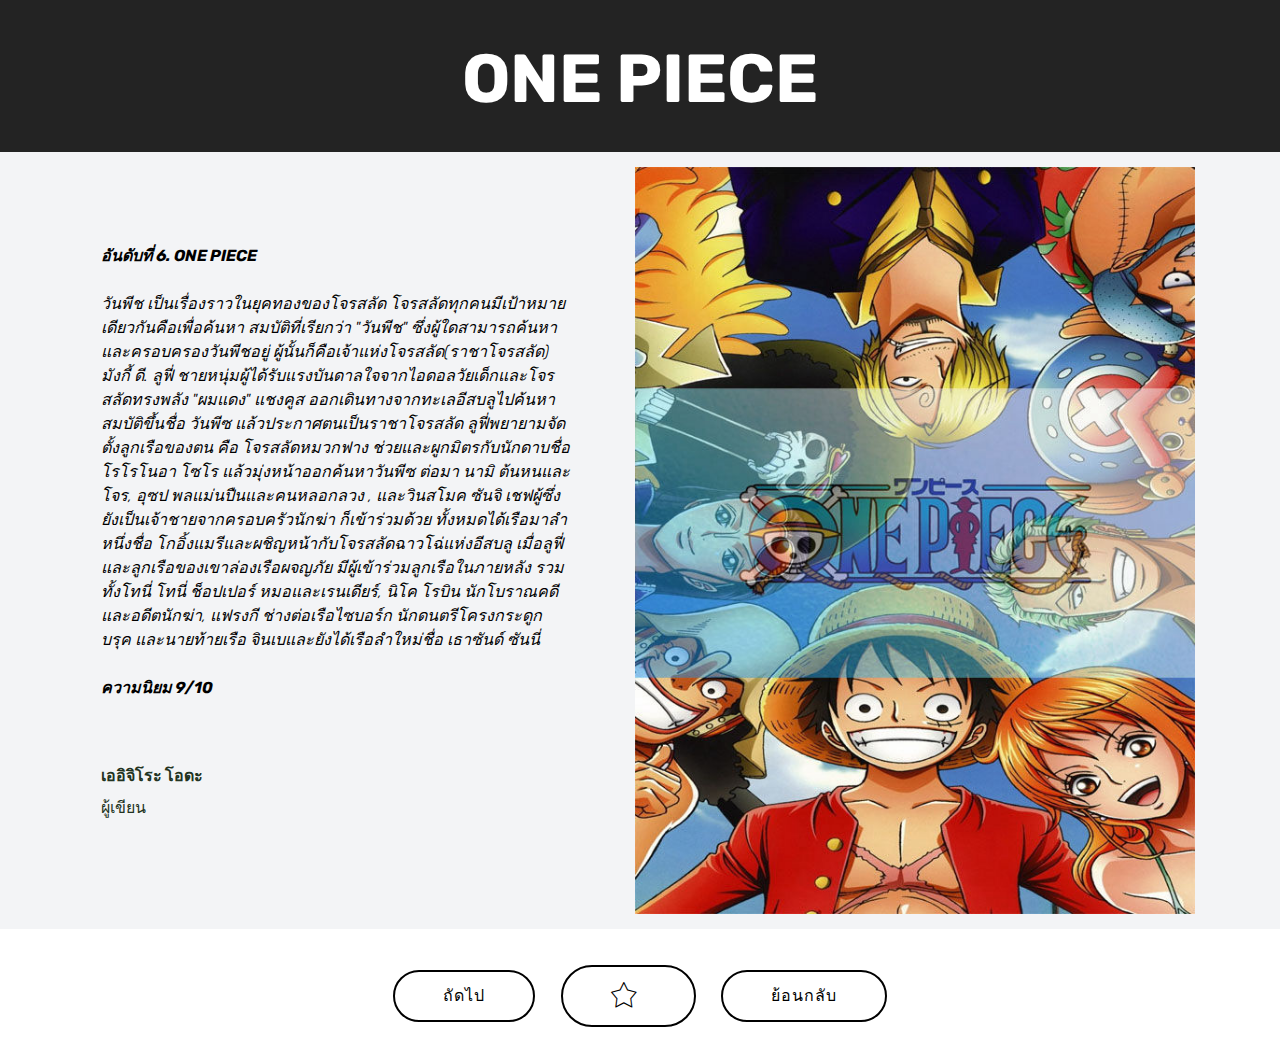
<file: page7.html>
<!DOCTYPE html>
<html  >
<head>
  <!-- Site made with Mobirise Website Builder v4.10.15, https://mobirise.com -->
  <meta charset="UTF-8">
  <meta http-equiv="X-UA-Compatible" content="IE=edge">
  <meta name="generator" content="Mobirise v4.10.15, mobirise.com">
  <meta name="viewport" content="width=device-width, initial-scale=1, minimum-scale=1">
  <link rel="shortcut icon" href="assets/images/logo4.png" type="image/x-icon">
  <meta name="description" content="Web Page Builder Description">
  
  <title>ONE PIECE</title>
  <link rel="stylesheet" href="assets/web/assets/mobirise-icons/mobirise-icons.css">
  <link rel="stylesheet" href="assets/bootstrap/css/bootstrap.min.css">
  <link rel="stylesheet" href="assets/bootstrap/css/bootstrap-grid.min.css">
  <link rel="stylesheet" href="assets/bootstrap/css/bootstrap-reboot.min.css">
  <link rel="stylesheet" href="assets/tether/tether.min.css">
  <link rel="stylesheet" href="assets/theme/css/style.css">
  <link rel="preload" as="style" href="assets/mobirise/css/mbr-additional.css"><link rel="stylesheet" href="assets/mobirise/css/mbr-additional.css" type="text/css">
  
  
  
</head>
<body>
  <section class="mbr-section content5 cid-rEkpkp5kWn" id="content5-1e">

    

    

    <div class="container">
        <div class="media-container-row">
            <div class="title col-12 col-md-8">
                <h2 class="align-center mbr-bold mbr-white pb-3 mbr-fonts-style display-1">ONE PIECE</h2>
                
                
                
            </div>
        </div>
    </div>
</section>

<section class="engine"><a href="https://mobirise.info/h">how to create a web page</a></section><section class="testimonials3 cid-rEkpkphJtZ" id="testimonials3-1f">

    

    

    <div class="container">
        <div class="media-container-row">
            <div class="media-content px-3 align-self-center mbr-white py-2">
                <p class="mbr-text testimonial-text mbr-fonts-style display-7"><strong>อันดับที่ 6. ONE PIECE</strong><br><br>วันพีช เป็นเรื่องราวในยุคทองของโจรสลัด โจรสลัดทุกคนมีเป้าหมายเดียวกันคือเพื่อค้นหา สมบัติที่เรียกว่า "วันพีช" ซึ่งผู้ใดสามารถค้นหาและครอบครองวันพีชอยู่ ผู้นั้นก็คือเจ้าแห่งโจรสลัด(ราชาโจรสลัด)&nbsp;<br>มังกี้ ดี. ลูฟี่ ชายหนุ่มผู้ได้รับแรงบันดาลใจจากไอดอลวัยเด็กและโจรสลัดทรงพลัง "ผมแดง" แชงคูส ออกเดินทางจากทะเลอีสบลูไปค้นหาสมบัติขึ้นชื่อ วันพีซ แล้วประกาศตนเป็นราชาโจรสลัด ลูฟี่พยายามจัดตั้งลูกเรือของตน คือ โจรสลัดหมวกฟาง ช่วยและผูกมิตรกับนักดาบชื่อ โรโรโนอา โซโร แล้วมุ่งหน้าออกค้นหาวันพีซ ต่อมา นามิ ต้นหนและโจร, อุซป พลแม่นปืนและคนหลอกลวง , และวินสโมค ซันจิ เชฟผู้ซึ่งยังเป็นเจ้าชายจากครอบครัวนักฆ่า ก็เข้าร่วมด้วย ทั้งหมดได้เรือมาลำหนึ่งชื่อ โกอิ้งแมรีและผชิญหน้ากับโจรสลัดฉาวโฉ่แห่งอีสบลู เมื่อลูฟี่และลูกเรือของเขาล่องเรือผจญภัย มีผู้เข้าร่วมลูกเรือในภายหลัง รวมทั้งโทนี่ โทนี่ ช็อปเปอร์ หมอและเรนเดียร์, นิโค โรบิน นักโบราณคดีและอดีตนักฆ่า, แฟรงกี ช่างต่อเรือไซบอร์ก นักดนตรีโครงกระดูก บรุค และนายท้ายเรือ จินเบและยังได้เรือลำใหม่ชื่อ เธาซันด์ ซันนี่<br><br><strong>ความนิยม 9/10</strong><br><br></p>
                <p class="mbr-author-name pt-4 mb-2 mbr-fonts-style display-7">
                    เออิจิโระ โอดะ 
                </p>
                <p class="mbr-author-desc mbr-fonts-style display-7">ผู้เขียน</p>
            </div>

            <div class="mbr-figure pl-lg-5" style="width: 120%;">
              <img src="assets/images/011-600x800.jpg" alt="" title="">
            </div>
        </div>
    </div>
</section>

<section class="mbr-section content8 cid-rEkpkptgPz" id="content8-1g">

    

    <div class="container">
        <div class="media-container-row title">
            <div class="col-12 col-md-8">
                <div class="mbr-section-btn align-center"><a class="btn btn-black-outline display-4" href="page8.html">ถัดไป</a> <a class="btn btn-black-outline display-4" href="page14.html"><span class="mbri-star mbr-iconfont mbr-iconfont-btn"></span></a>
                    <a class="btn btn-black-outline display-4" href="page6.html">ย้อนกลับ</a></div>
            </div>
        </div>
    </div>
</section>


  <script src="assets/web/assets/jquery/jquery.min.js"></script>
  <script src="assets/popper/popper.min.js"></script>
  <script src="assets/bootstrap/js/bootstrap.min.js"></script>
  <script src="assets/tether/tether.min.js"></script>
  <script src="assets/smoothscroll/smooth-scroll.js"></script>
  <script src="assets/theme/js/script.js"></script>
  
  
</body>
</html>
</file>
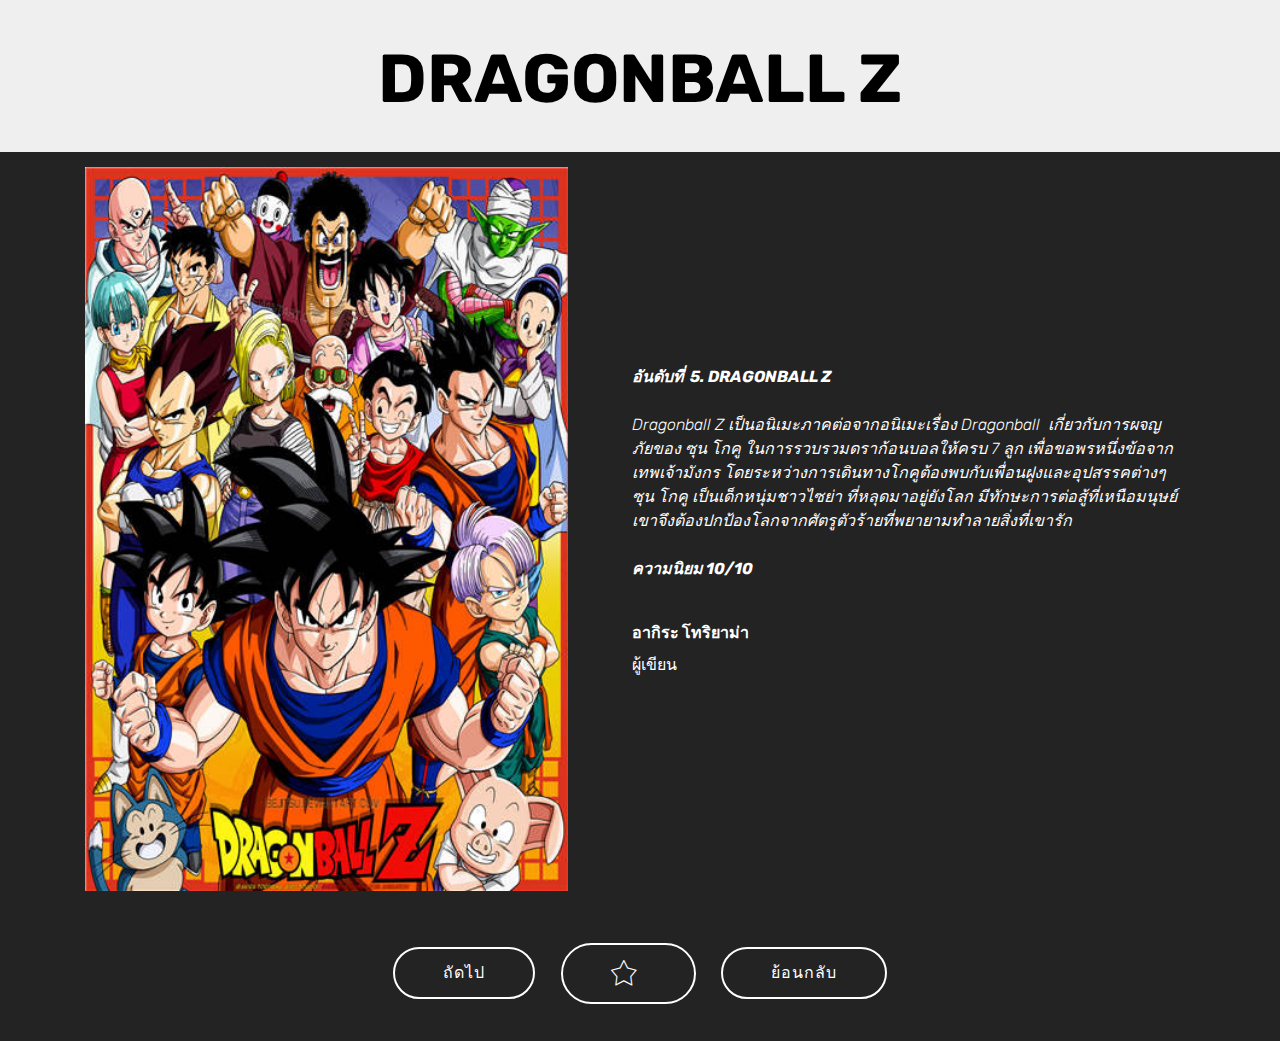
<file: page8.html>
<!DOCTYPE html>
<html  >
<head>
  <!-- Site made with Mobirise Website Builder v4.10.15, https://mobirise.com -->
  <meta charset="UTF-8">
  <meta http-equiv="X-UA-Compatible" content="IE=edge">
  <meta name="generator" content="Mobirise v4.10.15, mobirise.com">
  <meta name="viewport" content="width=device-width, initial-scale=1, minimum-scale=1">
  <link rel="shortcut icon" href="assets/images/logo4.png" type="image/x-icon">
  <meta name="description" content="Web Page Maker Description">
  
  <title>DRAGONBALL Z</title>
  <link rel="stylesheet" href="assets/web/assets/mobirise-icons/mobirise-icons.css">
  <link rel="stylesheet" href="assets/bootstrap/css/bootstrap.min.css">
  <link rel="stylesheet" href="assets/bootstrap/css/bootstrap-grid.min.css">
  <link rel="stylesheet" href="assets/bootstrap/css/bootstrap-reboot.min.css">
  <link rel="stylesheet" href="assets/tether/tether.min.css">
  <link rel="stylesheet" href="assets/theme/css/style.css">
  <link rel="preload" as="style" href="assets/mobirise/css/mbr-additional.css"><link rel="stylesheet" href="assets/mobirise/css/mbr-additional.css" type="text/css">
  
  
  
</head>
<body>
  <section class="mbr-section content5 cid-rEksiBWPxm" id="content5-1h">

    

    

    <div class="container">
        <div class="media-container-row">
            <div class="title col-12 col-md-8">
                <h2 class="align-center mbr-bold mbr-white pb-3 mbr-fonts-style display-1">DRAGONBALL Z</h2>
                
                
                
            </div>
        </div>
    </div>
</section>

<section class="engine"><a href="https://mobirise.info/b">create a site</a></section><section class="testimonials2 cid-rEksiCghEw" id="testimonials2-1i">

    

    

    <div class="container">
        <div class="media-container-row">
            <div class="mbr-figure pr-lg-5" style="width: 90%;">
              <img src="assets/images/custom-canvas-art-dragon-ball-poster-dragon-ball-z-wall-stickers-goku-mural-anime-wallpaper-kids.jpg-640x640q70-400x600.jpg" alt="" title="">
            </div>
            <div class="media-content px-3 align-self-center mbr-white py-2">
                    <p class="mbr-text testimonial-text mbr-fonts-style display-7"><strong>
                       อันดับที่ &nbsp;5.&nbsp;DRAGONBALL Z</strong><br><br>Dragonball Z&nbsp;เป็นอนิเมะภาคต่อจากอนิเมะเรื่อง Dragonball &nbsp;เกี่ยวกับการผจญภัยของ ซุน โกคู ในการรวบรวมดราก้อนบอลให้ครบ 7 ลูก เพื่อขอพรหนึ่งข้อจากเทพเจ้ามังกร โดยระหว่างการเดินทางโกคูต้องพบกับเพื่อนฝูงและอุปสรรคต่างๆ ซุน โกคู เป็นเด็กหนุ่มชาวไซย่า ที่หลุดมาอยู่ยังโลก มีทักษะการต่อสู้ที่เหนือมนุษย์ เขาจึงต้องปกป้องโลกจากศัตรูตัวร้ายที่พยายามทำลายสิ่งที่เขารัก&nbsp;<br><br><strong>ความนิยม 10/10</strong></p>
                    <p class="mbr-author-name pt-4 mb-2 mbr-fonts-style display-7">
                       อากิระ โทริยาม่า
                    </p>
                    <p class="mbr-author-desc mbr-fonts-style display-7">ผู้เขียน</p>
            </div>
        </div>
    </div>
</section>

<section class="mbr-section content8 cid-rEksiCvJA8" id="content8-1j">

    

    <div class="container">
        <div class="media-container-row title">
            <div class="col-12 col-md-8">
                <div class="mbr-section-btn align-center"><a class="btn btn-white-outline display-4" href="page9.html">ถัดไป</a> <a class="btn btn-white-outline display-4" href="page14.html"><span class="mbri-star mbr-iconfont mbr-iconfont-btn"></span></a>
                    <a class="btn btn-white-outline display-4" href="page7.html">ย้อนกลับ</a></div>
            </div>
        </div>
    </div>
</section>


  <script src="assets/web/assets/jquery/jquery.min.js"></script>
  <script src="assets/popper/popper.min.js"></script>
  <script src="assets/bootstrap/js/bootstrap.min.js"></script>
  <script src="assets/tether/tether.min.js"></script>
  <script src="assets/smoothscroll/smooth-scroll.js"></script>
  <script src="assets/theme/js/script.js"></script>
  
  
</body>
</html>
</file>
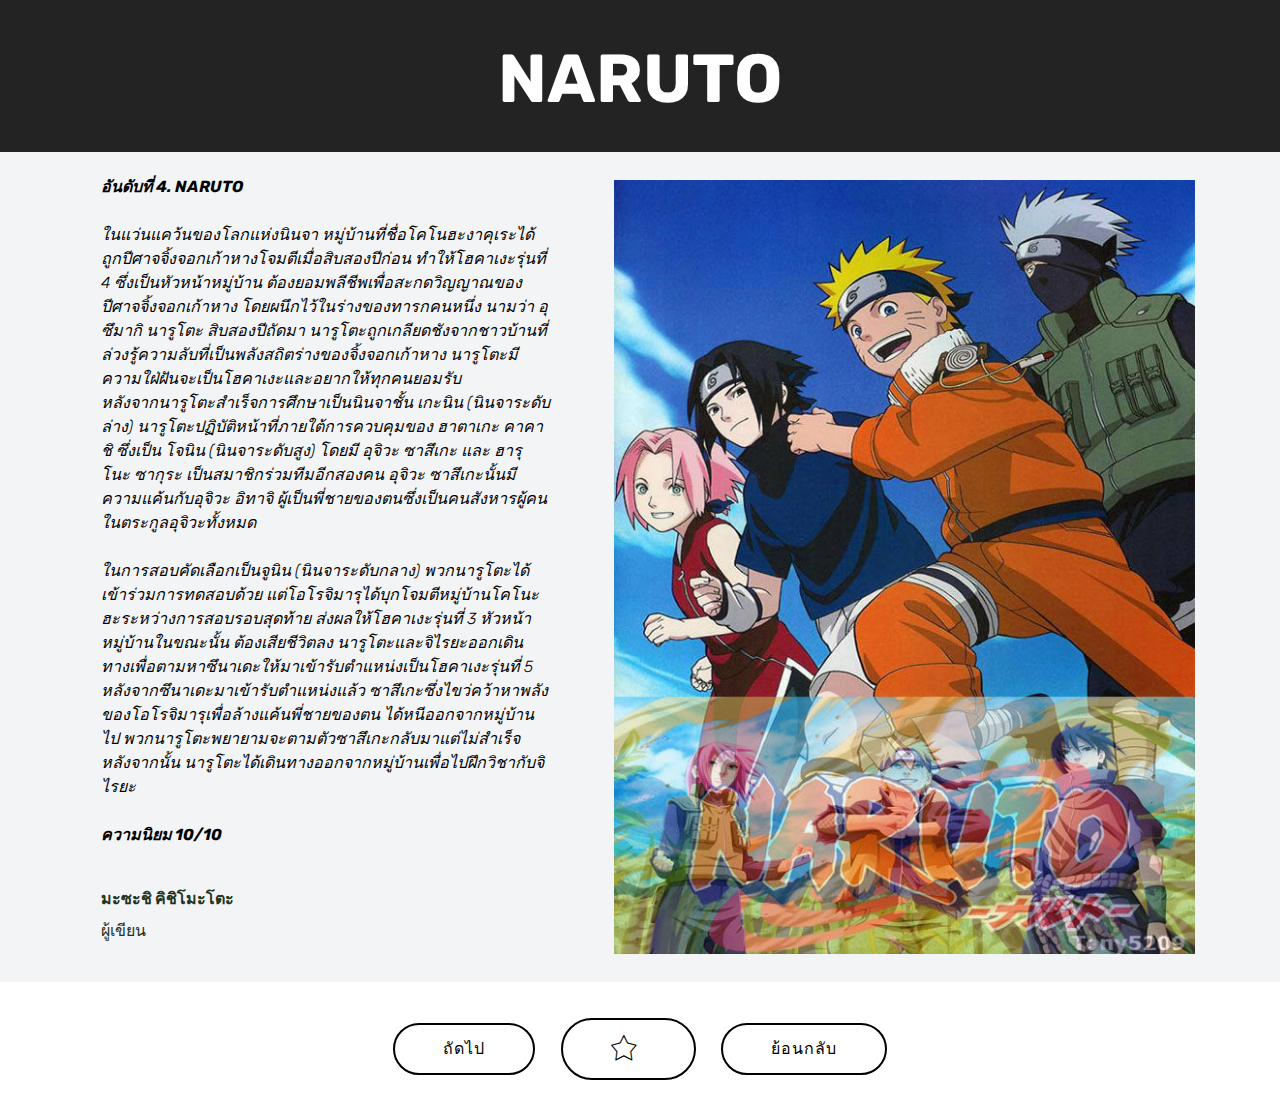
<file: page9.html>
<!DOCTYPE html>
<html  >
<head>
  <!-- Site made with Mobirise Website Builder v4.10.15, https://mobirise.com -->
  <meta charset="UTF-8">
  <meta http-equiv="X-UA-Compatible" content="IE=edge">
  <meta name="generator" content="Mobirise v4.10.15, mobirise.com">
  <meta name="viewport" content="width=device-width, initial-scale=1, minimum-scale=1">
  <link rel="shortcut icon" href="assets/images/logo4.png" type="image/x-icon">
  <meta name="description" content="Web Page Builder Description">
  
  <title>NARUTO</title>
  <link rel="stylesheet" href="assets/web/assets/mobirise-icons/mobirise-icons.css">
  <link rel="stylesheet" href="assets/bootstrap/css/bootstrap.min.css">
  <link rel="stylesheet" href="assets/bootstrap/css/bootstrap-grid.min.css">
  <link rel="stylesheet" href="assets/bootstrap/css/bootstrap-reboot.min.css">
  <link rel="stylesheet" href="assets/tether/tether.min.css">
  <link rel="stylesheet" href="assets/theme/css/style.css">
  <link rel="preload" as="style" href="assets/mobirise/css/mbr-additional.css"><link rel="stylesheet" href="assets/mobirise/css/mbr-additional.css" type="text/css">
  
  
  
</head>
<body>
  <section class="mbr-section content5 cid-rEkvv8WhJx" id="content5-1k">

    

    

    <div class="container">
        <div class="media-container-row">
            <div class="title col-12 col-md-8">
                <h2 class="align-center mbr-bold mbr-white pb-3 mbr-fonts-style display-1">NARUTO</h2>
                
                
                
            </div>
        </div>
    </div>
</section>

<section class="engine"><a href="https://mobirise.info/c">free site builder</a></section><section class="testimonials3 cid-rEkvv9diq8" id="testimonials3-1l">

    

    

    <div class="container">
        <div class="media-container-row">
            <div class="media-content px-3 align-self-center mbr-white py-2">
                <p class="mbr-text testimonial-text mbr-fonts-style display-7"><strong>อันดับที่ 4. NARUTO</strong><br><br>ในแว่นแคว้นของโลกแห่งนินจา หมู่บ้านที่ชื่อโคโนฮะงาคุเระได้ถูกปีศาจจิ้งจอกเก้าหางโจมตีเมื่อสิบสองปีก่อน ทำให้โฮคาเงะรุ่นที่ 4 ซึ่งเป็นหัวหน้าหมู่บ้าน ต้องยอมพลีชีพเพื่อสะกดวิญญาณของปีศาจจิ้งจอกเก้าหาง โดยผนึกไว้ในร่างของทารกคนหนึ่ง นามว่า อุซึมากิ นารูโตะ สิบสองปีถัดมา นารูโตะถูกเกลียดชังจากชาวบ้านที่ล่วงรู้ความลับที่เป็นพลังสถิตร่างของจิ้งจอกเก้าหาง นารูโตะมีความใฝ่ฝันจะเป็นโฮคาเงะและอยากให้ทุกคนยอมรับ<br>หลังจากนารูโตะสำเร็จการศึกษาเป็นนินจาชั้น เกะนิน (นินจาระดับล่าง) นารูโตะปฏิบัติหน้าที่ภายใต้การควบคุมของ ฮาตาเกะ คาคาชิ ซึ่งเป็น โจนิน (นินจาระดับสูง) โดยมี อุจิวะ ซาสึเกะ และ ฮารุโนะ ซากุระ เป็นสมาชิกร่วมทีมอีกสองคน อุจิวะ ซาสึเกะนั้นมีความแค้นกับอุจิวะ อิทาจิ ผู้เป็นพี่ชายของตนซึ่งเป็นคนสังหารผู้คนในตระกูลอุจิวะทั้งหมด<br><br>ในการสอบคัดเลือกเป็นจูนิน (นินจาระดับกลาง) พวกนารูโตะได้เข้าร่วมการทดสอบด้วย แต่โอโรจิมารุได้บุกโจมตีหมู่บ้านโคโนะฮะระหว่างการสอบรอบสุดท้าย ส่งผลให้โฮคาเงะรุ่นที่ 3 หัวหน้าหมู่บ้านในขณะนั้น ต้องเสียชีวิตลง นารูโตะและจิไรยะออกเดินทางเพื่อตามหาซึนาเดะให้มาเข้ารับตำแหน่งเป็นโฮคาเงะรุ่นที่ 5 หลังจากซึนาเดะมาเข้ารับตำแหน่งแล้ว ซาสึเกะซึ่งไขว่คว้าหาพลังของโอโรจิมารุเพื่อล้างแค้นพี่ชายของตน ได้หนีออกจากหมู่บ้านไป พวกนารูโตะพยายามจะตามตัวซาสึเกะกลับมาแต่ไม่สำเร็จ หลังจากนั้น นารูโตะได้เดินทางออกจากหมู่บ้านเพื่อไปฝึกวิชากับจิไรยะ<br><br><strong>ความนิยม 10/10</strong></p>
                <p class="mbr-author-name pt-4 mb-2 mbr-fonts-style display-7">
                    มะซะชิ คิชิโมะโตะ 
                </p>
                <p class="mbr-author-desc mbr-fonts-style display-7">ผู้เขียน</p>
            </div>

            <div class="mbr-figure pl-lg-5" style="width: 130%;">
              <img src="assets/images/1-600x800.jpg" alt="" title="">
            </div>
        </div>
    </div>
</section>

<section class="mbr-section content8 cid-rEkvv9rzGN" id="content8-1m">

    

    <div class="container">
        <div class="media-container-row title">
            <div class="col-12 col-md-8">
                <div class="mbr-section-btn align-center"><a class="btn btn-black-outline display-4" href="page10.html">ถัดไป</a> <a class="btn btn-black-outline display-4" href="page14.html"><span class="mbri-star mbr-iconfont mbr-iconfont-btn"></span></a>
                    <a class="btn btn-black-outline display-4" href="page8.html">ย้อนกลับ</a></div>
            </div>
        </div>
    </div>
</section>


  <script src="assets/web/assets/jquery/jquery.min.js"></script>
  <script src="assets/popper/popper.min.js"></script>
  <script src="assets/bootstrap/js/bootstrap.min.js"></script>
  <script src="assets/tether/tether.min.js"></script>
  <script src="assets/smoothscroll/smooth-scroll.js"></script>
  <script src="assets/theme/js/script.js"></script>
  
  
</body>
</html>
</file>
<file: assets/web/assets/mobirise-icons/mobirise-icons.css>
@font-face {
  font-family: 'MobiriseIcons';
  src:  url('mobirise-icons.eot?spat4u');
  src:  url('mobirise-icons.eot?spat4u#iefix') format('embedded-opentype'),
    url('mobirise-icons.ttf?spat4u') format('truetype'),
    url('mobirise-icons.woff?spat4u') format('woff'),
    url('mobirise-icons.svg?spat4u#MobiriseIcons') format('svg');
  font-weight: normal;
  font-style: normal;
  font-display: swap;
}

[class^="mbri-"], [class*=" mbri-"] {
  /* use !important to prevent issues with browser extensions that change fonts */
  font-family: MobiriseIcons !important;
  speak: none;
  font-style: normal;
  font-weight: normal;
  font-variant: normal;
  text-transform: none;
  line-height: 1;

  /* Better Font Rendering =========== */
  -webkit-font-smoothing: antialiased;
  -moz-osx-font-smoothing: grayscale;
}

.mbri-add-submenu:before {
  content: "\e900";
}
.mbri-alert:before {
  content: "\e901";
}
.mbri-align-center:before {
  content: "\e902";
}
.mbri-align-justify:before {
  content: "\e903";
}
.mbri-align-left:before {
  content: "\e904";
}
.mbri-align-right:before {
  content: "\e905";
}
.mbri-android:before {
  content: "\e906";
}
.mbri-apple:before {
  content: "\e907";
}
.mbri-arrow-down:before {
  content: "\e908";
}
.mbri-arrow-next:before {
  content: "\e909";
}
.mbri-arrow-prev:before {
  content: "\e90a";
}
.mbri-arrow-up:before {
  content: "\e90b";
}
.mbri-bold:before {
  content: "\e90c";
}
.mbri-bookmark:before {
  content: "\e90d";
}
.mbri-bootstrap:before {
  content: "\e90e";
}
.mbri-briefcase:before {
  content: "\e90f";
}
.mbri-browse:before {
  content: "\e910";
}
.mbri-bulleted-list:before {
  content: "\e911";
}
.mbri-calendar:before {
  content: "\e912";
}
.mbri-camera:before {
  content: "\e913";
}
.mbri-cart-add:before {
  content: "\e914";
}
.mbri-cart-full:before {
  content: "\e915";
}
.mbri-cash:before {
  content: "\e916";
}
.mbri-change-style:before {
  content: "\e917";
}
.mbri-chat:before {
  content: "\e918";
}
.mbri-clock:before {
  content: "\e919";
}
.mbri-close:before {
  content: "\e91a";
}
.mbri-cloud:before {
  content: "\e91b";
}
.mbri-code:before {
  content: "\e91c";
}
.mbri-contact-form:before {
  content: "\e91d";
}
.mbri-credit-card:before {
  content: "\e91e";
}
.mbri-cursor-click:before {
  content: "\e91f";
}
.mbri-cust-feedback:before {
  content: "\e920";
}
.mbri-database:before {
  content: "\e921";
}
.mbri-delivery:before {
  content: "\e922";
}
.mbri-desktop:before {
  content: "\e923";
}
.mbri-devices:before {
  content: "\e924";
}
.mbri-down:before {
  content: "\e925";
}
.mbri-download:before {
  content: "\e989";
}
.mbri-drag-n-drop:before {
  content: "\e927";
}
.mbri-drag-n-drop2:before {
  content: "\e928";
}
.mbri-edit:before {
  content: "\e929";
}
.mbri-edit2:before {
  content: "\e92a";
}
.mbri-error:before {
  content: "\e92b";
}
.mbri-extension:before {
  content: "\e92c";
}
.mbri-features:before {
  content: "\e92d";
}
.mbri-file:before {
  content: "\e92e";
}
.mbri-flag:before {
  content: "\e92f";
}
.mbri-folder:before {
  content: "\e930";
}
.mbri-gift:before {
  content: "\e931";
}
.mbri-github:before {
  content: "\e932";
}
.mbri-globe:before {
  content: "\e933";
}
.mbri-globe-2:before {
  content: "\e934";
}
.mbri-growing-chart:before {
  content: "\e935";
}
.mbri-hearth:before {
  content: "\e936";
}
.mbri-help:before {
  content: "\e937";
}
.mbri-home:before {
  content: "\e938";
}
.mbri-hot-cup:before {
  content: "\e939";
}
.mbri-idea:before {
  content: "\e93a";
}
.mbri-image-gallery:before {
  content: "\e93b";
}
.mbri-image-slider:before {
  content: "\e93c";
}
.mbri-info:before {
  content: "\e93d";
}
.mbri-italic:before {
  content: "\e93e";
}
.mbri-key:before {
  content: "\e93f";
}
.mbri-laptop:before {
  content: "\e940";
}
.mbri-layers:before {
  content: "\e941";
}
.mbri-left-right:before {
  content: "\e942";
}
.mbri-left:before {
  content: "\e943";
}
.mbri-letter:before {
  content: "\e944";
}
.mbri-like:before {
  content: "\e945";
}
.mbri-link:before {
  content: "\e946";
}
.mbri-lock:before {
  content: "\e947";
}
.mbri-login:before {
  content: "\e948";
}
.mbri-logout:before {
  content: "\e949";
}
.mbri-magic-stick:before {
  content: "\e94a";
}
.mbri-map-pin:before {
  content: "\e94b";
}
.mbri-menu:before {
  content: "\e94c";
}
.mbri-mobile:before {
  content: "\e94d";
}
.mbri-mobile2:before {
  content: "\e94e";
}
.mbri-mobirise:before {
  content: "\e94f";
}
.mbri-more-horizontal:before {
  content: "\e950";
}
.mbri-more-vertical:before {
  content: "\e951";
}
.mbri-music:before {
  content: "\e952";
}
.mbri-new-file:before {
  content: "\e953";
}
.mbri-numbered-list:before {
  content: "\e954";
}
.mbri-opened-folder:before {
  content: "\e955";
}
.mbri-pages:before {
  content: "\e956";
}
.mbri-paper-plane:before {
  content: "\e957";
}
.mbri-paperclip:before {
  content: "\e958";
}
.mbri-photo:before {
  content: "\e959";
}
.mbri-photos:before {
  content: "\e95a";
}
.mbri-pin:before {
  content: "\e95b";
}
.mbri-play:before {
  content: "\e95c";
}
.mbri-plus:before {
  content: "\e95d";
}
.mbri-preview:before {
  content: "\e95e";
}
.mbri-print:before {
  content: "\e95f";
}
.mbri-protect:before {
  content: "\e960";
}
.mbri-question:before {
  content: "\e961";
}
.mbri-quote-left:before {
  content: "\e962";
}
.mbri-quote-right:before {
  content: "\e963";
}
.mbri-refresh:before {
  content: "\e964";
}
.mbri-responsive:before {
  content: "\e965";
}
.mbri-right:before {
  content: "\e966";
}
.mbri-rocket:before {
  content: "\e967";
}
.mbri-sad-face:before {
  content: "\e968";
}
.mbri-sale:before {
  content: "\e969";
}
.mbri-save:before {
  content: "\e96a";
}
.mbri-search:before {
  content: "\e96b";
}
.mbri-setting:before {
  content: "\e96c";
}
.mbri-setting2:before {
  content: "\e96d";
}
.mbri-setting3:before {
  content: "\e96e";
}
.mbri-share:before {
  content: "\e96f";
}
.mbri-shopping-bag:before {
  content: "\e970";
}
.mbri-shopping-basket:before {
  content: "\e971";
}
.mbri-shopping-cart:before {
  content: "\e972";
}
.mbri-sites:before {
  content: "\e973";
}
.mbri-smile-face:before {
  content: "\e974";
}
.mbri-speed:before {
  content: "\e975";
}
.mbri-star:before {
  content: "\e976";
}
.mbri-success:before {
  content: "\e977";
}
.mbri-sun:before {
  content: "\e978";
}
.mbri-sun2:before {
  content: "\e979";
}
.mbri-tablet:before {
  content: "\e97a";
}
.mbri-tablet-vertical:before {
  content: "\e97b";
}
.mbri-target:before {
  content: "\e97c";
}
.mbri-timer:before {
  content: "\e97d";
}
.mbri-to-ftp:before {
  content: "\e97e";
}
.mbri-to-local-drive:before {
  content: "\e97f";
}
.mbri-touch-swipe:before {
  content: "\e980";
}
.mbri-touch:before {
  content: "\e981";
}
.mbri-trash:before {
  content: "\e982";
}
.mbri-underline:before {
  content: "\e983";
}
.mbri-unlink:before {
  content: "\e984";
}
.mbri-unlock:before {
  content: "\e985";
}
.mbri-up-down:before {
  content: "\e986";
}
.mbri-up:before {
  content: "\e987";
}
.mbri-update:before {
  content: "\e988";
}
.mbri-upload:before {
 content: "\e926"; 
}
.mbri-user:before {
  content: "\e98a";
}
.mbri-user2:before {
  content: "\e98b";
}
.mbri-users:before {
  content: "\e98c";
}
.mbri-video:before {
  content: "\e98d";
}
.mbri-video-play:before {
  content: "\e98e";
}
.mbri-watch:before {
  content: "\e98f";
}
.mbri-website-theme:before {
  content: "\e990";
}
.mbri-wifi:before {
  content: "\e991";
}
.mbri-windows:before {
  content: "\e992";
}
.mbri-zoom-out:before {
  content: "\e993";
}
.mbri-redo:before {
  content: "\e994";
}
.mbri-undo:before {
  content: "\e995";
}
</file>
<file: assets/theme/css/style.css>
/*!
 * Mobirise v4 theme (https://mobirise.com/)
 * Copyright 2017 Mobirise
 */
section {
  background-color: #eeeeee;
}

body {
  font-style: normal;
  line-height: 1.5;
}

section,
.container,
.container-fluid {
  position: relative;
  word-wrap: break-word;
}

a.mbr-iconfont:hover {
  text-decoration: none;
}

.article .lead p,
.article .lead ul,
.article .lead ol,
.article .lead pre,
.article .lead blockquote {
  margin-bottom: 0;
}

ul,
ol,
pre,
blockquote {
  margin-bottom: 2.3125rem;
}

pre {
  background: #f4f4f4;
  padding: 10px 24px;
  white-space: pre-wrap;
}

.inactive {
  -webkit-user-select: none;
  -moz-user-select: none;
  -ms-user-select: none;
  user-select: none;
  pointer-events: none;
  -webkit-user-drag: none;
  user-drag: none;
}

.mbr-section__comments .row {
  justify-content: center;
  -webkit-justify-content: center;
}

a {
  font-style: normal;
  font-weight: 400;
  cursor: pointer;
}

a, a:hover {
  text-decoration: none;
}

figure {
  margin-bottom: 0;
}

body {
  color: #232323;
}

h1,
h2,
h3,
h4,
h5,
h6,
.h1,
.h2,
.h3,
.h4,
.h5,
.h6,
.display-1,
.display-2,
.display-3,
.display-4 {
  line-height: 1;
  word-break: break-word;
  word-wrap: break-word;
}

b,
strong {
  font-weight: bold;
}

blockquote {
  padding: 10px 0 10px 20px;
  position: relative;
  border-left: 2px solid;
  border-color: #ff3366;
}

input:-webkit-autofill, input:-webkit-autofill:hover, input:-webkit-autofill:focus, input:-webkit-autofill:active {
  transition-delay: 9999s;
  transition-property: background-color, color;
}

textarea[type='hidden'] {
  display: none;
}

body {
  position: relative;
}

section {
  background-position: 50% 50%;
  background-repeat: no-repeat;
  background-size: cover;
}

section .mbr-background-video,
section .mbr-background-video-preview {
  position: absolute;
  bottom: 0;
  left: 0;
  right: 0;
  top: 0;
}

.hidden {
  visibility: hidden;
}

.mbr-z-index20 {
  z-index: 20;
}

/*! Base colors */
.mbr-white {
  color: #ffffff;
}

.mbr-black {
  color: #000000;
}

.mbr-bg-white {
  background-color: #ffffff;
}

.mbr-bg-black {
  background-color: #000000;
}

/*! Text-aligns */
.align-left {
  text-align: left;
}

.align-center {
  text-align: center;
}

.align-right {
  text-align: right;
}

@media (max-width: 767px) {
  .align-left,
  .align-center,
  .align-right,
  .mbr-section-btn,
  .mbr-section-title {
    text-align: center;
  }
}

/*! Font-weight  */
.mbr-light {
  font-weight: 300;
}

.mbr-regular {
  font-weight: 400;
}

.mbr-semibold {
  font-weight: 500;
}

.mbr-bold {
  font-weight: 700;
}

/*! Media  */
.media-size-item {
  -webkit-flex: 1 1 auto;
  -moz-flex: 1 1 auto;
  -ms-flex: 1 1 auto;
  -o-flex: 1 1 auto;
  flex: 1 1 auto;
}

.media-content {
  -webkit-flex-basis: 100%;
  flex-basis: 100%;
}

.media-container-row {
  display: -ms-flexbox;
  display: -webkit-flex;
  display: flex;
  -webkit-flex-direction: row;
  -ms-flex-direction: row;
  flex-direction: row;
  -webkit-flex-wrap: wrap;
  -ms-flex-wrap: wrap;
  flex-wrap: wrap;
  -webkit-justify-content: center;
  -ms-flex-pack: center;
  justify-content: center;
  -webkit-align-content: center;
  -ms-flex-line-pack: center;
  align-content: center;
  -webkit-align-items: start;
  -ms-flex-align: start;
  align-items: start;
}

.media-container-row .media-size-item {
  width: 400px;
}

.media-container-column {
  display: -ms-flexbox;
  display: -webkit-flex;
  display: flex;
  -webkit-flex-direction: column;
  -ms-flex-direction: column;
  flex-direction: column;
  -webkit-flex-wrap: wrap;
  -ms-flex-wrap: wrap;
  flex-wrap: wrap;
  -webkit-justify-content: center;
  -ms-flex-pack: center;
  justify-content: center;
  -webkit-align-content: center;
  -ms-flex-line-pack: center;
  align-content: center;
  -webkit-align-items: stretch;
  -ms-flex-align: stretch;
  align-items: stretch;
}

.media-container-column > * {
  width: 100%;
}

@media (min-width: 992px) {
  .media-container-row {
    -webkit-flex-wrap: nowrap;
    -ms-flex-wrap: nowrap;
    flex-wrap: nowrap;
  }
}

figure {
  overflow: hidden;
}

figure[mbr-media-size] {
  transition: width 0.1s;
}

.mbr-figure img,
.mbr-figure iframe {
  display: block;
  width: 100%;
}

.card {
  background-color: transparent;
  border: none;
}

.card-box {
  width: 100%;
}

.card-img {
  text-align: center;
  flex-shrink: 0;
  -webkit-flex-shrink: 0;
}

.media {
  max-width: 100%;
  margin: 0 auto;
}

.mbr-figure {
  -ms-flex-item-align: center;
  -ms-grid-row-align: center;
  -webkit-align-self: center;
  align-self: center;
}

.media-container > div {
  max-width: 100%;
}

.mbr-figure img,
.card-img img {
  width: 100%;
}

@media (max-width: 991px) {
  .media-size-item {
    width: auto !important;
  }
  .media {
    width: auto;
  }
  .mbr-figure {
    width: 100% !important;
  }
}

/*! Buttons */
.btn {
  font-weight: 500;
  border-width: 2px;
  font-style: normal;
  letter-spacing: 1px;
  margin: .4rem .8rem;
  white-space: normal;
  -webkit-transition: all .3s ease-in-out;
  -moz-transition: all .3s ease-in-out;
  transition: all .3s ease-in-out;
  display: inline-flex;
  align-items: center;
  justify-content: center;
  word-break: break-word;
  -webkit-align-items: center;
  -webkit-justify-content: center;
  display: -webkit-inline-flex;
}

.btn-sm {
  font-weight: 500;
  letter-spacing: 1px;
  -webkit-transition: all .3s ease-in-out;
  -moz-transition: all .3s ease-in-out;
  transition: all .3s ease-in-out;
}

.btn-md {
  font-weight: 500;
  letter-spacing: 1px;
  margin: .4rem .8rem !important;
  -webkit-transition: all .3s ease-in-out;
  -moz-transition: all .3s ease-in-out;
  transition: all .3s ease-in-out;
}

.btn-lg {
  font-weight: 500;
  letter-spacing: 1px;
  margin: .4rem .8rem !important;
  -webkit-transition: all .3s ease-in-out;
  -moz-transition: all .3s ease-in-out;
  transition: all .3s ease-in-out;
}

.mbr-section-btn {
  margin-left: -0.25rem;
  margin-right: -0.25rem;
  font-size: 0;
}

nav .mbr-section-btn {
  margin-left: 0rem;
  margin-right: 0rem;
}

.btn-form {
  border-radius: 0;
}

.btn-form:hover {
  cursor: pointer;
}

/*! Btn icon margin */
.btn .mbr-iconfont,
.btn.btn-sm .mbr-iconfont {
  cursor: pointer;
  margin-right: 0.5rem;
}

.btn.btn-md .mbr-iconfont,
.btn.btn-md .mbr-iconfont {
  margin-right: 0.8rem;
}

.mbr-regular {
  font-weight: 400;
}

.mbr-semibold {
  font-weight: 500;
}

.mbr-bold {
  font-weight: 700;
}

[type='submit'] {
  -webkit-appearance: none;
}

/*! Full-screen */
.mbr-fullscreen .mbr-overlay {
  min-height: 100vh;
}

.mbr-fullscreen {
  display: flex;
  display: -webkit-flex;
  display: -moz-flex;
  display: -ms-flex;
  display: -o-flex;
  align-items: center;
  -webkit-align-items: center;
  min-height: 100vh;
  padding-top: 3rem;
  padding-bottom: 3rem;
}

/*! Map */
.map {
  height: 25rem;
  position: relative;
}

.map iframe {
  width: 100%;
  height: 100%;
}

.mbr-overlay {
  background-color: #000;
  bottom: 0;
  left: 0;
  opacity: .5;
  position: absolute;
  right: 0;
  top: 0;
  z-index: 0;
  pointer-events: none;
}

/* Form */
blockquote {
  font-style: italic;
  padding: 10px 0 10px 20px;
  font-size: 1.09rem;
  position: relative;
  border-width: 3px;
}

.form-control {
  background-color: #f5f5f5;
  box-shadow: none;
  color: #565656;
  line-height: 1.43;
  min-height: 3.5em;
  padding: 1.07em .5em;
}

.form-control, .form-control:focus {
  border: 1px solid #e8e8e8;
}

.form-active .form-control:invalid {
  border-color: red;
}

.form-control-label {
  position: relative;
  cursor: pointer;
  margin-bottom: .357em;
  padding: 0;
}

.alert {
  color: #ffffff;
  border-radius: 0;
  border: 0;
  font-size: .875rem;
  line-height: 1.5;
  margin-bottom: 1.875rem;
  padding: 1.25rem;
  position: relative;
}

.alert.alert-form::after {
  background-color: inherit;
  bottom: -7px;
  content: "";
  display: block;
  height: 14px;
  left: 50%;
  margin-left: -7px;
  position: absolute;
  transform: rotate(45deg);
  width: 14px;
  -webkit-transform: rotate(45deg);
}

.form-asterisk {
  font-family: initial;
  position: absolute;
  top: -2px;
  font-weight: normal;
}

/*! Scroll to top arrow */
#scrollToTop a i:before {
  content: '';
  position: absolute;
  height: 40%;
  top: 25%;
  background: #fff;
  width: 2px;
  left: calc(50% - 1px);
}

#scrollToTop a i:after {
  content: '';
  position: absolute;
  display: block;
  border-top: 2px solid #fff;
  border-right: 2px solid #fff;
  width: 40%;
  height: 40%;
  left: 30%;
  bottom: 30%;
  transform: rotate(135deg);
  -webkit-transform: rotate(135deg);
}

.mbr-arrow-up {
  bottom: 25px;
  right: 90px;
  position: fixed;
  text-align: right;
  z-index: 5000;
  color: #ffffff;
  font-size: 32px;
  transform: rotate(180deg);
  -webkit-transform: rotate(180deg);
}

.mbr-arrow-up a {
  background: rgba(0, 0, 0, 0.2);
  border-radius: 3px;
  color: #fff;
  display: inline-block;
  height: 60px;
  width: 60px;
  outline-style: none !important;
  position: relative;
  text-decoration: none;
  transition: all 0.3s ease-in-out;
  cursor: pointer;
  text-align: center;
}

.mbr-arrow-up a:hover {
  background-color: rgba(0, 0, 0, 0.4);
}

.mbr-arrow-up a i {
  line-height: 60px;
}

.mbr-arrow-up-icon {
  display: block;
  color: #fff;
}

.mbr-arrow-up-icon::before {
  content: '\203a';
  display: inline-block;
  font-family: serif;
  font-size: 32px;
  line-height: 1;
  font-style: normal;
  position: relative;
  top: 6px;
  left: -4px;
  -webkit-transform: rotate(-90deg);
  transform: rotate(-90deg);
}

/*! Arrow Down */
.mbr-arrow {
  position: absolute;
  bottom: 45px;
  left: 50%;
  width: 60px;
  height: 60px;
  cursor: pointer;
  background-color: rgba(80, 80, 80, 0.5);
  border-radius: 50%;
  -webkit-transform: translateX(-50%);
  transform: translateX(-50%);
}

.mbr-arrow > a {
  display: inline-block;
  text-decoration: none;
  outline-style: none;
  -webkit-animation: arrowdown 1.7s ease-in-out infinite;
  animation: arrowdown 1.7s ease-in-out infinite;
}

.mbr-arrow > a > i {
  position: absolute;
  top: -2px;
  left: 15px;
  font-size: 2rem;
}

@keyframes arrowdown {
  0% {
    transform: translateY(0px);
    -webkit-transform: translateY(0px);
  }
  50% {
    transform: translateY(-5px);
    -webkit-transform: translateY(-5px);
  }
  100% {
    transform: translateY(0px);
    -webkit-transform: translateY(0px);
  }
}

@-webkit-keyframes arrowdown {
  0% {
    transform: translateY(0px);
    -webkit-transform: translateY(0px);
  }
  50% {
    transform: translateY(-5px);
    -webkit-transform: translateY(-5px);
  }
  100% {
    transform: translateY(0px);
    -webkit-transform: translateY(0px);
  }
}

@media (max-width: 500px) {
  .mbr-arrow-up {
    left: 50%;
    right: auto;
    transform: translateX(-50%) rotate(180deg);
    -webkit-transform: translateX(-50%) rotate(180deg);
  }
}

/*Gradients animation*/
@keyframes gradient-animation {
  from {
    background-position: 0% 100%;
    animation-timing-function: ease-in-out;
  }
  to {
    background-position: 100% 0%;
    animation-timing-function: ease-in-out;
  }
}

@-webkit-keyframes gradient-animation {
  from {
    background-position: 0% 100%;
    animation-timing-function: ease-in-out;
  }
  to {
    background-position: 100% 0%;
    animation-timing-function: ease-in-out;
  }
}

.bg-gradient {
  background-size: 200% 200%;
  animation: gradient-animation 5s infinite alternate;
  -webkit-animation: gradient-animation 5s infinite alternate;
}

.menu .navbar-brand {
  display: -webkit-flex;
}

.menu .navbar-brand span {
  display: flex;
  display: -webkit-flex;
}

.menu .navbar-brand .navbar-caption-wrap {
  display: -webkit-flex;
}

.menu .navbar-brand .navbar-logo img {
  display: -webkit-flex;
}

@media (min-width: 768px) and (max-width: 1023px) {
  .menu .navbar-toggleable-sm .navbar-nav {
    display: -webkit-box;
    display: -webkit-flex;
    display: -ms-flexbox;
  }
}

@media (max-width: 1023px) {
  .menu .navbar-collapse {
    max-height: 93.5vh;
  }
  .menu .navbar-collapse.show {
    overflow: auto;
  }
}

@media (min-width: 1024px) {
  .menu .navbar-nav.nav-dropdown {
    display: -webkit-flex;
  }
  .menu .navbar-toggleable-sm .navbar-collapse {
    display: -webkit-flex !important;
  }
  .menu .collapsed .navbar-collapse {
    max-height: 93.5vh;
  }
  .menu .collapsed .navbar-collapse.show {
    overflow: auto;
  }
}

@media (max-width: 767px) {
  .menu .navbar-collapse {
    max-height: 80vh;
  }
}

/* Others*/
.note-check a[data-value=Rubik] {
  font-style: normal;
}

.mbr-arrow a {
  color: #ffffff;
}

@media (max-width: 767px) {
  .mbr-arrow {
    display: none;
  }
}

.navbar {
  display: -webkit-flex;
  -webkit-flex-wrap: wrap;
  -webkit-align-items: center;
  -webkit-justify-content: space-between;
}

.navbar-collapse {
  -webkit-flex-basis: 100%;
  -webkit-flex-grow: 1;
  -webkit-align-items: center;
}

.nav-dropdown .link {
  padding: 0.667em 1.667em !important;
  margin: 0 !important;
}

.nav {
  display: -webkit-flex;
  -webkit-flex-wrap: wrap;
}

.row {
  display: -webkit-flex;
  -webkit-flex-wrap: wrap;
}

.justify-content-center {
  -webkit-justify-content: center;
}

.form-inline {
  display: -webkit-flex;
  -webkit-flex-flow: row wrap;
  -webkit-align-items: center;
}

.card-wrapper {
  -webkit-flex: 1;
}

.carousel-control {
  z-index: 10;
  display: -webkit-flex;
  -webkit-align-items: center;
  -webkit-justify-content: center;
}

.carousel-controls {
  display: -webkit-flex;
}

.media {
  display: -webkit-flex;
}

.form-group:focus {
  outline: none;
}

.jq-selectbox__select {
  padding: 1.07em 0.5em;
  position: absolute;
  top: 0;
  left: 0;
  width: 100%;
}

.jq-selectbox__dropdown {
  position: absolute;
  top: 100% !important;
  left: 0 !important;
  width: 100% !important;
}

.jq-selectbox__trigger-arrow {
  transform: translateY(-50%);
}

.jq-selectbox li {
  padding: 1.07em 0.5em;
}

input[type='range'] {
  padding-left: 0 !important;
  padding-right: 0 !important;
}

.modal-dialog,
.modal-content {
  height: 100%;
}

.modal-dialog .carousel-inner {
  height: 100%;
}

.carousel-item {
  text-align: center;
}

.carousel-item img {
  margin: auto;
}

.navbar-toggler {
  -webkit-align-self: flex-start;
  -ms-flex-item-align: start;
  align-self: flex-start;
  padding: 0.25rem 0.75rem;
  font-size: 1.25rem;
  line-height: 1;
  background: transparent;
  border: 1px solid transparent;
  -webkit-border-radius: 0.25rem;
  border-radius: 0.25rem;
}

.navbar-toggler:focus,
.navbar-toggler:hover {
  text-decoration: none;
}

.navbar-toggler-icon {
  display: inline-block;
  width: 1.5em;
  height: 1.5em;
  vertical-align: middle;
  content: '';
  background: no-repeat center center;
  -webkit-background-size: 100% 100%;
  -o-background-size: 100% 100%;
  background-size: 100% 100%;
}

.navbar-toggler-left {
  position: absolute;
  left: 1rem;
}

.navbar-toggler-right {
  position: absolute;
  right: 1rem;
}

@media (max-width: 575px) {
  .navbar-toggleable .navbar-nav .dropdown-menu {
    position: static;
    float: none;
  }
  .navbar-toggleable > .container {
    padding-right: 0;
    padding-left: 0;
  }
}

@media (min-width: 576px) {
  .navbar-toggleable {
    -webkit-box-orient: horizontal;
    -webkit-box-direction: normal;
    -webkit-flex-direction: row;
    -ms-flex-direction: row;
    flex-direction: row;
    -webkit-flex-wrap: nowrap;
    -ms-flex-wrap: nowrap;
    flex-wrap: nowrap;
    -webkit-box-align: center;
    -webkit-align-items: center;
    -ms-flex-align: center;
    align-items: center;
  }
  .navbar-toggleable .navbar-nav {
    -webkit-box-orient: horizontal;
    -webkit-box-direction: normal;
    -webkit-flex-direction: row;
    -ms-flex-direction: row;
    flex-direction: row;
  }
  .navbar-toggleable .navbar-nav .nav-link {
    padding-right: 0.5rem;
    padding-left: 0.5rem;
  }
  .navbar-toggleable > .container {
    display: -webkit-box;
    display: -webkit-flex;
    display: -ms-flexbox;
    display: flex;
    -webkit-flex-wrap: nowrap;
    -ms-flex-wrap: nowrap;
    flex-wrap: nowrap;
    -webkit-box-align: center;
    -webkit-align-items: center;
    -ms-flex-align: center;
    align-items: center;
  }
  .navbar-toggleable .navbar-collapse {
    display: -webkit-box !important;
    display: -webkit-flex !important;
    display: -ms-flexbox !important;
    display: flex !important;
    width: 100%;
  }
  .navbar-toggleable .navbar-toggler {
    display: none;
  }
}

@media (max-width: 767px) {
  .navbar-toggleable-sm .navbar-nav .dropdown-menu {
    position: static;
    float: none;
  }
  .navbar-toggleable-sm > .container {
    padding-right: 0;
    padding-left: 0;
  }
}

@media (min-width: 768px) {
  .navbar-toggleable-sm {
    -webkit-box-orient: horizontal;
    -webkit-box-direction: normal;
    -webkit-flex-direction: row;
    -ms-flex-direction: row;
    flex-direction: row;
    -webkit-flex-wrap: nowrap;
    -ms-flex-wrap: nowrap;
    flex-wrap: nowrap;
    -webkit-box-align: center;
    -webkit-align-items: center;
    -ms-flex-align: center;
    align-items: center;
  }
  .navbar-toggleable-sm .navbar-nav {
    -webkit-box-orient: horizontal;
    -webkit-box-direction: normal;
    -webkit-flex-direction: row;
    -ms-flex-direction: row;
    flex-direction: row;
  }
  .navbar-toggleable-sm .navbar-nav .nav-link {
    padding-right: 0.5rem;
    padding-left: 0.5rem;
  }
  .navbar-toggleable-sm > .container {
    display: -webkit-box;
    display: -webkit-flex;
    display: -ms-flexbox;
    display: flex;
    -webkit-flex-wrap: nowrap;
    -ms-flex-wrap: nowrap;
    flex-wrap: nowrap;
    -webkit-box-align: center;
    -webkit-align-items: center;
    -ms-flex-align: center;
    align-items: center;
  }
  .navbar-toggleable-sm .navbar-collapse {
    display: none;
    width: 100%;
  }
  .navbar-toggleable-sm .navbar-toggler {
    display: none;
  }
}

@media (max-width: 1023px) {
  .navbar-toggleable-md .navbar-nav .dropdown-menu {
    position: static;
    float: none;
  }
  .navbar-toggleable-md > .container {
    padding-right: 0;
    padding-left: 0;
  }
}

@media (min-width: 1024px) {
  .navbar-toggleable-md {
    -webkit-box-orient: horizontal;
    -webkit-box-direction: normal;
    -webkit-flex-direction: row;
    -ms-flex-direction: row;
    flex-direction: row;
    -webkit-flex-wrap: nowrap;
    -ms-flex-wrap: nowrap;
    flex-wrap: nowrap;
    -webkit-box-align: center;
    -webkit-align-items: center;
    -ms-flex-align: center;
    align-items: center;
  }
  .navbar-toggleable-md .navbar-nav {
    -webkit-box-orient: horizontal;
    -webkit-box-direction: normal;
    -webkit-flex-direction: row;
    -ms-flex-direction: row;
    flex-direction: row;
  }
  .navbar-toggleable-md .navbar-nav .nav-link {
    padding-right: 0.5rem;
    padding-left: 0.5rem;
  }
  .navbar-toggleable-md > .container {
    display: -webkit-box;
    display: -webkit-flex;
    display: -ms-flexbox;
    display: flex;
    -webkit-flex-wrap: nowrap;
    -ms-flex-wrap: nowrap;
    flex-wrap: nowrap;
    -webkit-box-align: center;
    -webkit-align-items: center;
    -ms-flex-align: center;
    align-items: center;
  }
  .navbar-toggleable-md .navbar-collapse {
    display: -webkit-box !important;
    display: -webkit-flex !important;
    display: -ms-flexbox !important;
    display: flex !important;
    width: 100%;
  }
  .navbar-toggleable-md .navbar-toggler {
    display: none;
  }
}

@media (max-width: 1199px) {
  .navbar-toggleable-lg .navbar-nav .dropdown-menu {
    position: static;
    float: none;
  }
  .navbar-toggleable-lg > .container {
    padding-right: 0;
    padding-left: 0;
  }
}

@media (min-width: 1200px) {
  .navbar-toggleable-lg {
    -webkit-box-orient: horizontal;
    -webkit-box-direction: normal;
    -webkit-flex-direction: row;
    -ms-flex-direction: row;
    flex-direction: row;
    -webkit-flex-wrap: nowrap;
    -ms-flex-wrap: nowrap;
    flex-wrap: nowrap;
    -webkit-box-align: center;
    -webkit-align-items: center;
    -ms-flex-align: center;
    align-items: center;
  }
  .navbar-toggleable-lg .navbar-nav {
    -webkit-box-orient: horizontal;
    -webkit-box-direction: normal;
    -webkit-flex-direction: row;
    -ms-flex-direction: row;
    flex-direction: row;
  }
  .navbar-toggleable-lg .navbar-nav .nav-link {
    padding-right: 0.5rem;
    padding-left: 0.5rem;
  }
  .navbar-toggleable-lg > .container {
    display: -webkit-box;
    display: -webkit-flex;
    display: -ms-flexbox;
    display: flex;
    -webkit-flex-wrap: nowrap;
    -ms-flex-wrap: nowrap;
    flex-wrap: nowrap;
    -webkit-box-align: center;
    -webkit-align-items: center;
    -ms-flex-align: center;
    align-items: center;
  }
  .navbar-toggleable-lg .navbar-collapse {
    display: -webkit-box !important;
    display: -webkit-flex !important;
    display: -ms-flexbox !important;
    display: flex !important;
    width: 100%;
  }
  .navbar-toggleable-lg .navbar-toggler {
    display: none;
  }
}

.navbar-toggleable-xl {
  -webkit-box-orient: horizontal;
  -webkit-box-direction: normal;
  -webkit-flex-direction: row;
  -ms-flex-direction: row;
  flex-direction: row;
  -webkit-flex-wrap: nowrap;
  -ms-flex-wrap: nowrap;
  flex-wrap: nowrap;
  -webkit-box-align: center;
  -webkit-align-items: center;
  -ms-flex-align: center;
  align-items: center;
}

.navbar-toggleable-xl .navbar-nav .dropdown-menu {
  position: static;
  float: none;
}

.navbar-toggleable-xl > .container {
  padding-right: 0;
  padding-left: 0;
}

.navbar-toggleable-xl .navbar-nav {
  -webkit-box-orient: horizontal;
  -webkit-box-direction: normal;
  -webkit-flex-direction: row;
  -ms-flex-direction: row;
  flex-direction: row;
}

.navbar-toggleable-xl .navbar-nav .nav-link {
  padding-right: 0.5rem;
  padding-left: 0.5rem;
}

.navbar-toggleable-xl > .container {
  display: -webkit-box;
  display: -webkit-flex;
  display: -ms-flexbox;
  display: flex;
  -webkit-flex-wrap: nowrap;
  -ms-flex-wrap: nowrap;
  flex-wrap: nowrap;
  -webkit-box-align: center;
  -webkit-align-items: center;
  -ms-flex-align: center;
  align-items: center;
}

.navbar-toggleable-xl .navbar-collapse {
  display: -webkit-box !important;
  display: -webkit-flex !important;
  display: -ms-flexbox !important;
  display: flex !important;
  width: 100%;
}

.navbar-toggleable-xl .navbar-toggler {
  display: none;
}

.card-img {
  width: auto;
}

.menu .navbar.collapsed:not(.beta-menu) {
  flex-direction: column;
  -webkit-flex-direction: column;
}

.carousel-item.active,
.carousel-item-next,
.carousel-item-prev {
  display: -webkit-box;
  display: -webkit-flex;
  display: -ms-flexbox;
  display: flex;
}

.note-air-layout .dropup .dropdown-menu,
.note-air-layout .navbar-fixed-bottom .dropdown .dropdown-menu {
  bottom: initial !important;
}

html,
body {
  height: auto;
  min-height: 100vh;
}

.dropup .dropdown-toggle::after {
  display: none;
}
.engine {
	position: absolute;
	text-indent: -2400px;
	text-align: center;
	padding: 0;
	top: 0;
	left: -2400px;
}
</file>
<file: assets/mobirise/css/mbr-additional.css>
@import url(https://fonts.googleapis.com/css?family=Rubik:300,300i,400,400i,500,500i,700,700i,900,900i&display=swap);





body {
  font-family: Rubik;
}
.display-1 {
  font-family: 'Rubik', sans-serif;
  font-size: 4.25rem;
  font-display: swap;
}
.display-1 > .mbr-iconfont {
  font-size: 6.8rem;
}
.display-2 {
  font-family: 'Rubik', sans-serif;
  font-size: 3rem;
  font-display: swap;
}
.display-2 > .mbr-iconfont {
  font-size: 4.8rem;
}
.display-4 {
  font-family: 'Rubik', sans-serif;
  font-size: 1rem;
  font-display: swap;
}
.display-4 > .mbr-iconfont {
  font-size: 1.6rem;
}
.display-5 {
  font-family: 'Rubik', sans-serif;
  font-size: 1.5rem;
  font-display: swap;
}
.display-5 > .mbr-iconfont {
  font-size: 2.4rem;
}
.display-7 {
  font-family: 'Rubik', sans-serif;
  font-size: 1rem;
  font-display: swap;
}
.display-7 > .mbr-iconfont {
  font-size: 1.6rem;
}
/* ---- Fluid typography for mobile devices ---- */
/* 1.4 - font scale ratio ( bootstrap == 1.42857 ) */
/* 100vw - current viewport width */
/* (48 - 20)  48 == 48rem == 768px, 20 == 20rem == 320px(minimal supported viewport) */
/* 0.65 - min scale variable, may vary */
@media (max-width: 768px) {
  .display-1 {
    font-size: 3.4rem;
    font-size: calc( 2.1374999999999997rem + (4.25 - 2.1374999999999997) * ((100vw - 20rem) / (48 - 20)));
    line-height: calc( 1.4 * (2.1374999999999997rem + (4.25 - 2.1374999999999997) * ((100vw - 20rem) / (48 - 20))));
  }
  .display-2 {
    font-size: 2.4rem;
    font-size: calc( 1.7rem + (3 - 1.7) * ((100vw - 20rem) / (48 - 20)));
    line-height: calc( 1.4 * (1.7rem + (3 - 1.7) * ((100vw - 20rem) / (48 - 20))));
  }
  .display-4 {
    font-size: 0.8rem;
    font-size: calc( 1rem + (1 - 1) * ((100vw - 20rem) / (48 - 20)));
    line-height: calc( 1.4 * (1rem + (1 - 1) * ((100vw - 20rem) / (48 - 20))));
  }
  .display-5 {
    font-size: 1.2rem;
    font-size: calc( 1.175rem + (1.5 - 1.175) * ((100vw - 20rem) / (48 - 20)));
    line-height: calc( 1.4 * (1.175rem + (1.5 - 1.175) * ((100vw - 20rem) / (48 - 20))));
  }
}
/* Buttons */
.btn {
  padding: 1rem 3rem;
  border-radius: 3px;
}
.btn-sm {
  padding: 0.6rem 1.5rem;
  border-radius: 3px;
}
.btn-md {
  padding: 1rem 3rem;
  border-radius: 3px;
}
.btn-lg {
  padding: 1.2rem 3.2rem;
  border-radius: 3px;
}
.bg-primary {
  background-color: #149dcc !important;
}
.bg-success {
  background-color: #f7ed4a !important;
}
.bg-info {
  background-color: #82786e !important;
}
.bg-warning {
  background-color: #879a9f !important;
}
.bg-danger {
  background-color: #b1a374 !important;
}
.btn-primary,
.btn-primary:active {
  background-color: #149dcc !important;
  border-color: #149dcc !important;
  color: #ffffff !important;
}
.btn-primary:hover,
.btn-primary:focus,
.btn-primary.focus,
.btn-primary.active {
  color: #ffffff !important;
  background-color: #0d6786 !important;
  border-color: #0d6786 !important;
}
.btn-primary.disabled,
.btn-primary:disabled {
  color: #ffffff !important;
  background-color: #0d6786 !important;
  border-color: #0d6786 !important;
}
.btn-secondary,
.btn-secondary:active {
  background-color: #ff3366 !important;
  border-color: #ff3366 !important;
  color: #ffffff !important;
}
.btn-secondary:hover,
.btn-secondary:focus,
.btn-secondary.focus,
.btn-secondary.active {
  color: #ffffff !important;
  background-color: #e50039 !important;
  border-color: #e50039 !important;
}
.btn-secondary.disabled,
.btn-secondary:disabled {
  color: #ffffff !important;
  background-color: #e50039 !important;
  border-color: #e50039 !important;
}
.btn-info,
.btn-info:active {
  background-color: #82786e !important;
  border-color: #82786e !important;
  color: #ffffff !important;
}
.btn-info:hover,
.btn-info:focus,
.btn-info.focus,
.btn-info.active {
  color: #ffffff !important;
  background-color: #59524b !important;
  border-color: #59524b !important;
}
.btn-info.disabled,
.btn-info:disabled {
  color: #ffffff !important;
  background-color: #59524b !important;
  border-color: #59524b !important;
}
.btn-success,
.btn-success:active {
  background-color: #f7ed4a !important;
  border-color: #f7ed4a !important;
  color: #3f3c03 !important;
}
.btn-success:hover,
.btn-success:focus,
.btn-success.focus,
.btn-success.active {
  color: #3f3c03 !important;
  background-color: #eadd0a !important;
  border-color: #eadd0a !important;
}
.btn-success.disabled,
.btn-success:disabled {
  color: #3f3c03 !important;
  background-color: #eadd0a !important;
  border-color: #eadd0a !important;
}
.btn-warning,
.btn-warning:active {
  background-color: #879a9f !important;
  border-color: #879a9f !important;
  color: #ffffff !important;
}
.btn-warning:hover,
.btn-warning:focus,
.btn-warning.focus,
.btn-warning.active {
  color: #ffffff !important;
  background-color: #617479 !important;
  border-color: #617479 !important;
}
.btn-warning.disabled,
.btn-warning:disabled {
  color: #ffffff !important;
  background-color: #617479 !important;
  border-color: #617479 !important;
}
.btn-danger,
.btn-danger:active {
  background-color: #b1a374 !important;
  border-color: #b1a374 !important;
  color: #ffffff !important;
}
.btn-danger:hover,
.btn-danger:focus,
.btn-danger.focus,
.btn-danger.active {
  color: #ffffff !important;
  background-color: #8b7d4e !important;
  border-color: #8b7d4e !important;
}
.btn-danger.disabled,
.btn-danger:disabled {
  color: #ffffff !important;
  background-color: #8b7d4e !important;
  border-color: #8b7d4e !important;
}
.btn-white {
  color: #333333 !important;
}
.btn-white,
.btn-white:active {
  background-color: #ffffff !important;
  border-color: #ffffff !important;
  color: #808080 !important;
}
.btn-white:hover,
.btn-white:focus,
.btn-white.focus,
.btn-white.active {
  color: #808080 !important;
  background-color: #d9d9d9 !important;
  border-color: #d9d9d9 !important;
}
.btn-white.disabled,
.btn-white:disabled {
  color: #808080 !important;
  background-color: #d9d9d9 !important;
  border-color: #d9d9d9 !important;
}
.btn-black,
.btn-black:active {
  background-color: #333333 !important;
  border-color: #333333 !important;
  color: #ffffff !important;
}
.btn-black:hover,
.btn-black:focus,
.btn-black.focus,
.btn-black.active {
  color: #ffffff !important;
  background-color: #0d0d0d !important;
  border-color: #0d0d0d !important;
}
.btn-black.disabled,
.btn-black:disabled {
  color: #ffffff !important;
  background-color: #0d0d0d !important;
  border-color: #0d0d0d !important;
}
.btn-primary-outline,
.btn-primary-outline:active {
  background: none;
  border-color: #0b566f;
  color: #0b566f;
}
.btn-primary-outline:hover,
.btn-primary-outline:focus,
.btn-primary-outline.focus,
.btn-primary-outline.active {
  color: #ffffff;
  background-color: #149dcc;
  border-color: #149dcc;
}
.btn-primary-outline.disabled,
.btn-primary-outline:disabled {
  color: #ffffff !important;
  background-color: #149dcc !important;
  border-color: #149dcc !important;
}
.btn-secondary-outline,
.btn-secondary-outline:active {
  background: none;
  border-color: #cc0033;
  color: #cc0033;
}
.btn-secondary-outline:hover,
.btn-secondary-outline:focus,
.btn-secondary-outline.focus,
.btn-secondary-outline.active {
  color: #ffffff;
  background-color: #ff3366;
  border-color: #ff3366;
}
.btn-secondary-outline.disabled,
.btn-secondary-outline:disabled {
  color: #ffffff !important;
  background-color: #ff3366 !important;
  border-color: #ff3366 !important;
}
.btn-info-outline,
.btn-info-outline:active {
  background: none;
  border-color: #4b453f;
  color: #4b453f;
}
.btn-info-outline:hover,
.btn-info-outline:focus,
.btn-info-outline.focus,
.btn-info-outline.active {
  color: #ffffff;
  background-color: #82786e;
  border-color: #82786e;
}
.btn-info-outline.disabled,
.btn-info-outline:disabled {
  color: #ffffff !important;
  background-color: #82786e !important;
  border-color: #82786e !important;
}
.btn-success-outline,
.btn-success-outline:active {
  background: none;
  border-color: #d2c609;
  color: #d2c609;
}
.btn-success-outline:hover,
.btn-success-outline:focus,
.btn-success-outline.focus,
.btn-success-outline.active {
  color: #3f3c03;
  background-color: #f7ed4a;
  border-color: #f7ed4a;
}
.btn-success-outline.disabled,
.btn-success-outline:disabled {
  color: #3f3c03 !important;
  background-color: #f7ed4a !important;
  border-color: #f7ed4a !important;
}
.btn-warning-outline,
.btn-warning-outline:active {
  background: none;
  border-color: #55666b;
  color: #55666b;
}
.btn-warning-outline:hover,
.btn-warning-outline:focus,
.btn-warning-outline.focus,
.btn-warning-outline.active {
  color: #ffffff;
  background-color: #879a9f;
  border-color: #879a9f;
}
.btn-warning-outline.disabled,
.btn-warning-outline:disabled {
  color: #ffffff !important;
  background-color: #879a9f !important;
  border-color: #879a9f !important;
}
.btn-danger-outline,
.btn-danger-outline:active {
  background: none;
  border-color: #7a6e45;
  color: #7a6e45;
}
.btn-danger-outline:hover,
.btn-danger-outline:focus,
.btn-danger-outline.focus,
.btn-danger-outline.active {
  color: #ffffff;
  background-color: #b1a374;
  border-color: #b1a374;
}
.btn-danger-outline.disabled,
.btn-danger-outline:disabled {
  color: #ffffff !important;
  background-color: #b1a374 !important;
  border-color: #b1a374 !important;
}
.btn-black-outline,
.btn-black-outline:active {
  background: none;
  border-color: #000000;
  color: #000000;
}
.btn-black-outline:hover,
.btn-black-outline:focus,
.btn-black-outline.focus,
.btn-black-outline.active {
  color: #ffffff;
  background-color: #333333;
  border-color: #333333;
}
.btn-black-outline.disabled,
.btn-black-outline:disabled {
  color: #ffffff !important;
  background-color: #333333 !important;
  border-color: #333333 !important;
}
.btn-white-outline,
.btn-white-outline:active,
.btn-white-outline.active {
  background: none;
  border-color: #ffffff;
  color: #ffffff;
}
.btn-white-outline:hover,
.btn-white-outline:focus,
.btn-white-outline.focus {
  color: #333333;
  background-color: #ffffff;
  border-color: #ffffff;
}
.text-primary {
  color: #149dcc !important;
}
.text-secondary {
  color: #ff3366 !important;
}
.text-success {
  color: #f7ed4a !important;
}
.text-info {
  color: #82786e !important;
}
.text-warning {
  color: #879a9f !important;
}
.text-danger {
  color: #b1a374 !important;
}
.text-white {
  color: #ffffff !important;
}
.text-black {
  color: #000000 !important;
}
a.text-primary:hover,
a.text-primary:focus {
  color: #0b566f !important;
}
a.text-secondary:hover,
a.text-secondary:focus {
  color: #cc0033 !important;
}
a.text-success:hover,
a.text-success:focus {
  color: #d2c609 !important;
}
a.text-info:hover,
a.text-info:focus {
  color: #4b453f !important;
}
a.text-warning:hover,
a.text-warning:focus {
  color: #55666b !important;
}
a.text-danger:hover,
a.text-danger:focus {
  color: #7a6e45 !important;
}
a.text-white:hover,
a.text-white:focus {
  color: #b3b3b3 !important;
}
a.text-black:hover,
a.text-black:focus {
  color: #4d4d4d !important;
}
.alert-success {
  background-color: #70c770;
}
.alert-info {
  background-color: #82786e;
}
.alert-warning {
  background-color: #879a9f;
}
.alert-danger {
  background-color: #b1a374;
}
.mbr-section-btn a.btn:not(.btn-form) {
  border-radius: 100px;
}
.mbr-section-btn a.btn:not(.btn-form):hover,
.mbr-section-btn a.btn:not(.btn-form):focus {
  box-shadow: none !important;
}
.mbr-section-btn a.btn:not(.btn-form):hover,
.mbr-section-btn a.btn:not(.btn-form):focus {
  box-shadow: 0 10px 40px 0 rgba(0, 0, 0, 0.2) !important;
  -webkit-box-shadow: 0 10px 40px 0 rgba(0, 0, 0, 0.2) !important;
}
.mbr-gallery-filter li a {
  border-radius: 100px !important;
}
.mbr-gallery-filter li.active .btn {
  background-color: #149dcc;
  border-color: #149dcc;
  color: #ffffff;
}
.mbr-gallery-filter li.active .btn:focus {
  box-shadow: none;
}
.nav-tabs .nav-link {
  border-radius: 100px !important;
}
a,
a:hover {
  color: #149dcc;
}
.mbr-plan-header.bg-primary .mbr-plan-subtitle,
.mbr-plan-header.bg-primary .mbr-plan-price-desc {
  color: #b4e6f8;
}
.mbr-plan-header.bg-success .mbr-plan-subtitle,
.mbr-plan-header.bg-success .mbr-plan-price-desc {
  color: #ffffff;
}
.mbr-plan-header.bg-info .mbr-plan-subtitle,
.mbr-plan-header.bg-info .mbr-plan-price-desc {
  color: #beb8b2;
}
.mbr-plan-header.bg-warning .mbr-plan-subtitle,
.mbr-plan-header.bg-warning .mbr-plan-price-desc {
  color: #ced6d8;
}
.mbr-plan-header.bg-danger .mbr-plan-subtitle,
.mbr-plan-header.bg-danger .mbr-plan-price-desc {
  color: #dfd9c6;
}
/* Scroll to top button*/
.scrollToTop_wraper {
  display: none;
}
.form-control {
  font-family: 'Rubik', sans-serif;
  font-size: 1rem;
  font-display: swap;
}
.form-control > .mbr-iconfont {
  font-size: 1.6rem;
}
blockquote {
  border-color: #149dcc;
}
/* Forms */
.mbr-form .btn {
  margin: .4rem 0;
}
.mbr-form .input-group-btn a.btn {
  border-radius: 100px !important;
}
.mbr-form .input-group-btn a.btn:hover {
  box-shadow: 0 10px 40px 0 rgba(0, 0, 0, 0.2);
}
.mbr-form .input-group-btn button[type="submit"] {
  border-radius: 100px !important;
  padding: 1rem 3rem;
}
.mbr-form .input-group-btn button[type="submit"]:hover {
  box-shadow: 0 10px 40px 0 rgba(0, 0, 0, 0.2);
}
.form2 .form-control {
  border-top-left-radius: 100px;
  border-bottom-left-radius: 100px;
}
.form2 .input-group-btn a.btn {
  border-top-left-radius: 0 !important;
  border-bottom-left-radius: 0 !important;
}
.form2 .input-group-btn button[type="submit"] {
  border-top-left-radius: 0 !important;
  border-bottom-left-radius: 0 !important;
}
.form3 input[type="email"] {
  border-radius: 100px !important;
}
@media (max-width: 349px) {
  .form2 input[type="email"] {
    border-radius: 100px !important;
  }
  .form2 .input-group-btn a.btn {
    border-radius: 100px !important;
  }
  .form2 .input-group-btn button[type="submit"] {
    border-radius: 100px !important;
  }
}
@media (max-width: 767px) {
  .btn {
    font-size: .75rem !important;
  }
  .btn .mbr-iconfont {
    font-size: 1rem !important;
  }
}
/* Footer */
.mbr-footer-content li::before,
.mbr-footer .mbr-contacts li::before {
  background: #149dcc;
}
.mbr-footer-content li a:hover,
.mbr-footer .mbr-contacts li a:hover {
  color: #149dcc;
}
.footer3 input[type="email"],
.footer4 input[type="email"] {
  border-radius: 100px !important;
}
.footer3 .input-group-btn a.btn,
.footer4 .input-group-btn a.btn {
  border-radius: 100px !important;
}
.footer3 .input-group-btn button[type="submit"],
.footer4 .input-group-btn button[type="submit"] {
  border-radius: 100px !important;
}
/* Headers*/
.header13 .form-inline input[type="email"],
.header14 .form-inline input[type="email"] {
  border-radius: 100px;
}
.header13 .form-inline input[type="text"],
.header14 .form-inline input[type="text"] {
  border-radius: 100px;
}
.header13 .form-inline input[type="tel"],
.header14 .form-inline input[type="tel"] {
  border-radius: 100px;
}
.header13 .form-inline a.btn,
.header14 .form-inline a.btn {
  border-radius: 100px;
}
.header13 .form-inline button,
.header14 .form-inline button {
  border-radius: 100px !important;
}
@media screen and (-ms-high-contrast: active), (-ms-high-contrast: none) {
  .card-wrapper {
    flex: auto !important;
  }
}
.jq-selectbox li:hover,
.jq-selectbox li.selected {
  background-color: #149dcc;
  color: #ffffff;
}
.jq-selectbox .jq-selectbox__trigger-arrow,
.jq-number__spin.minus:after,
.jq-number__spin.plus:after {
  transition: 0.4s;
  border-top-color: currentColor;
  border-bottom-color: currentColor;
}
.jq-selectbox:hover .jq-selectbox__trigger-arrow,
.jq-number__spin.minus:hover:after,
.jq-number__spin.plus:hover:after {
  border-top-color: #149dcc;
  border-bottom-color: #149dcc;
}
.xdsoft_datetimepicker .xdsoft_calendar td.xdsoft_default,
.xdsoft_datetimepicker .xdsoft_calendar td.xdsoft_current,
.xdsoft_datetimepicker .xdsoft_timepicker .xdsoft_time_box > div > div.xdsoft_current {
  color: #ffffff !important;
  background-color: #149dcc !important;
  box-shadow: none !important;
}
.xdsoft_datetimepicker .xdsoft_calendar td:hover,
.xdsoft_datetimepicker .xdsoft_timepicker .xdsoft_time_box > div > div:hover {
  color: #ffffff !important;
  background: #ff3366 !important;
  box-shadow: none !important;
}
.lazy-bg {
  background-image: none !important;
}
.lazy-placeholder:not(section) {
  display: block;
  position: relative;
  padding-bottom: 56.25%;
}
iframe.lazy-placeholder,
.lazy-placeholder:after {
  content: '';
  position: absolute;
  width: 100px;
  height: 100px;
  background: transparent no-repeat center;
  background-size: contain;
  top: 50%;
  left: 50%;
  transform: translateX(-50%) translateY(-50%);
  background-image: url("data:image/svg+xml;charset=UTF-8,%3csvg width='32' height='32' viewBox='0 0 64 64' xmlns='http://www.w3.org/2000/svg' stroke='%23149dcc' %3e%3cg fill='none' fill-rule='evenodd'%3e%3cg transform='translate(16 16)' stroke-width='2'%3e%3ccircle stroke-opacity='.5' cx='16' cy='16' r='16'/%3e%3cpath d='M32 16c0-9.94-8.06-16-16-16'%3e%3canimateTransform attributeName='transform' type='rotate' from='0 16 16' to='360 16 16' dur='1s' repeatCount='indefinite'/%3e%3c/path%3e%3c/g%3e%3c/g%3e%3c/svg%3e");
}
section.lazy-placeholder:after {
  opacity: 0.3;
}
.cid-rEkei7PdTZ {
  background-image: url("../../../assets/images/-1280x800.jpg");
}
.cid-rEiAyb14tx {
  padding-top: 60px;
  padding-bottom: 30px;
  background-color: #232323;
}
.cid-rEiAAuW6H0 {
  padding-top: 60px;
  padding-bottom: 60px;
  background-color: #ffffff;
}
.cid-rEiAAuW6H0 .mbr-text {
  color: #232323;
}
.cid-rEiAAuW6H0 .mbr-text P {
  text-align: left;
}
.cid-rEiRr9wTbg {
  padding-top: 60px;
  padding-bottom: 60px;
  background-color: #ffffff;
}
.cid-rEiOhEKS17 {
  padding-top: 45px;
  padding-bottom: 15px;
  background-color: #232323;
}
.cid-rEiN8449oy {
  padding-top: 15px;
  padding-bottom: 15px;
  background-color: #ffffff;
}
.cid-rEiN8449oy .testimonial-text {
  font-style: italic;
  color: #000000;
  font-weight: 300;
}
.cid-rEiN8449oy .mbr-author-name {
  font-weight: bold;
  color: #232;
}
.cid-rEiN8449oy .mbr-author-desc {
  color: #232;
}
@media (max-width: 991px) {
  .cid-rEiN8449oy .mbr-figure,
  .cid-rEiN8449oy img {
    max-height: 300px;
    width: auto;
    margin: auto;
  }
}
.cid-rEiRaoTW3G {
  padding-top: 30px;
  padding-bottom: 30px;
  background-color: #ffffff;
}
.cid-rEiS1D4tQA {
  padding-top: 45px;
  padding-bottom: 15px;
  background-color: #efefef;
}
.cid-rEiS1D4tQA H2 {
  color: #000000;
}
.cid-rEiS4DLDcj {
  padding-top: 15px;
  padding-bottom: 15px;
  background-color: #232323;
}
.cid-rEiS4DLDcj .testimonial-text {
  font-style: italic;
  font-weight: 300;
}
.cid-rEiS4DLDcj .mbr-author-name {
  font-weight: bold;
}
.cid-rEiS4DLDcj .media-container-row {
  word-wrap: break-word;
  word-break: break-word;
}
@media (max-width: 991px) {
  .cid-rEiS4DLDcj .mbr-figure,
  .cid-rEiS4DLDcj img {
    max-height: 300px;
    width: auto;
    margin: auto;
  }
  .cid-rEiS4DLDcj .media-content {
    padding-top: 1.5rem !important;
  }
}
.cid-rEiS0SXAFO {
  padding-top: 30px;
  padding-bottom: 30px;
  background-color: #232323;
}
.cid-rEkJBzZVpH {
  padding-top: 45px;
  padding-bottom: 15px;
  background-color: #232323;
}
.cid-rEkJBzZVpH H2 {
  color: #ffffff;
}
.cid-rEklT5gk2w {
  padding-top: 15px;
  padding-bottom: 15px;
  background-color: #f3f4f6;
}
.cid-rEklT5gk2w .testimonial-text {
  font-style: italic;
  color: #000000;
  font-weight: 300;
}
.cid-rEklT5gk2w .mbr-author-name {
  font-weight: bold;
  color: #232;
}
.cid-rEklT5gk2w .mbr-author-desc {
  color: #232;
}
@media (max-width: 991px) {
  .cid-rEklT5gk2w .mbr-figure,
  .cid-rEklT5gk2w img {
    max-height: 300px;
    width: auto;
    margin: auto;
  }
}
.cid-rEkmgePCr4 {
  padding-top: 30px;
  padding-bottom: 30px;
  background-color: #ffffff;
}
.cid-rEkJTMWQ0h {
  padding-top: 30px;
  padding-bottom: 15px;
  background-color: #ffffff;
}
.cid-rEkJTMWQ0h H2 {
  color: #000000;
}
.cid-rEkod7FAVq {
  padding-top: 15px;
  padding-bottom: 15px;
  background-color: #232323;
}
.cid-rEkod7FAVq .testimonial-text {
  font-style: italic;
  font-weight: 300;
}
.cid-rEkod7FAVq .mbr-author-name {
  font-weight: bold;
}
.cid-rEkod7FAVq .media-container-row {
  word-wrap: break-word;
  word-break: break-word;
}
@media (max-width: 991px) {
  .cid-rEkod7FAVq .mbr-figure,
  .cid-rEkod7FAVq img {
    max-height: 300px;
    width: auto;
    margin: auto;
  }
  .cid-rEkod7FAVq .media-content {
    padding-top: 1.5rem !important;
  }
}
.cid-rEkodzqX1l {
  padding-top: 30px;
  padding-bottom: 30px;
  background-color: #232323;
}
.cid-rEkpkp5kWn {
  padding-top: 45px;
  padding-bottom: 15px;
  background-color: #232323;
}
.cid-rEkpkphJtZ {
  padding-top: 15px;
  padding-bottom: 15px;
  background-color: #f3f4f6;
}
.cid-rEkpkphJtZ .testimonial-text {
  font-style: italic;
  color: #000000;
  font-weight: 300;
}
.cid-rEkpkphJtZ .mbr-author-name {
  font-weight: bold;
  color: #232;
}
.cid-rEkpkphJtZ .mbr-author-desc {
  color: #232;
}
@media (max-width: 991px) {
  .cid-rEkpkphJtZ .mbr-figure,
  .cid-rEkpkphJtZ img {
    max-height: 300px;
    width: auto;
    margin: auto;
  }
}
.cid-rEkpkptgPz {
  padding-top: 30px;
  padding-bottom: 30px;
  background-color: #ffffff;
}
.cid-rEksiBWPxm {
  padding-top: 45px;
  padding-bottom: 15px;
  background-color: #efefef;
}
.cid-rEksiBWPxm H2 {
  color: #000000;
}
.cid-rEksiCghEw {
  padding-top: 15px;
  padding-bottom: 15px;
  background-color: #232323;
}
.cid-rEksiCghEw .testimonial-text {
  font-style: italic;
  font-weight: 300;
}
.cid-rEksiCghEw .mbr-author-name {
  font-weight: bold;
}
.cid-rEksiCghEw .media-container-row {
  word-wrap: break-word;
  word-break: break-word;
}
@media (max-width: 991px) {
  .cid-rEksiCghEw .mbr-figure,
  .cid-rEksiCghEw img {
    max-height: 300px;
    width: auto;
    margin: auto;
  }
  .cid-rEksiCghEw .media-content {
    padding-top: 1.5rem !important;
  }
}
.cid-rEksiCvJA8 {
  padding-top: 30px;
  padding-bottom: 30px;
  background-color: #232323;
}
.cid-rEkvv8WhJx {
  padding-top: 45px;
  padding-bottom: 15px;
  background-color: #232323;
}
.cid-rEkvv9diq8 {
  padding-top: 15px;
  padding-bottom: 15px;
  background-color: #f3f4f6;
}
.cid-rEkvv9diq8 .testimonial-text {
  font-style: italic;
  color: #000000;
  font-weight: 300;
}
.cid-rEkvv9diq8 .mbr-author-name {
  font-weight: bold;
  color: #232;
}
.cid-rEkvv9diq8 .mbr-author-desc {
  color: #232;
}
@media (max-width: 991px) {
  .cid-rEkvv9diq8 .mbr-figure,
  .cid-rEkvv9diq8 img {
    max-height: 300px;
    width: auto;
    margin: auto;
  }
}
.cid-rEkvv9rzGN {
  padding-top: 30px;
  padding-bottom: 30px;
  background-color: #ffffff;
}
.cid-rEky7Fp3Nr {
  padding-top: 45px;
  padding-bottom: 15px;
  background-color: #efefef;
}
.cid-rEky7Fp3Nr H2 {
  color: #000000;
}
.cid-rEky7FHrGv {
  padding-top: 15px;
  padding-bottom: 15px;
  background-color: #232323;
}
.cid-rEky7FHrGv .testimonial-text {
  font-style: italic;
  font-weight: 300;
}
.cid-rEky7FHrGv .mbr-author-name {
  font-weight: bold;
}
.cid-rEky7FHrGv .media-container-row {
  word-wrap: break-word;
  word-break: break-word;
}
@media (max-width: 991px) {
  .cid-rEky7FHrGv .mbr-figure,
  .cid-rEky7FHrGv img {
    max-height: 300px;
    width: auto;
    margin: auto;
  }
  .cid-rEky7FHrGv .media-content {
    padding-top: 1.5rem !important;
  }
}
.cid-rEky7FXThi {
  padding-top: 30px;
  padding-bottom: 30px;
  background-color: #232323;
}
.cid-rEkzqAVpJt {
  padding-top: 45px;
  padding-bottom: 15px;
  background-color: #232323;
}
.cid-rEkzqBfEOV {
  padding-top: 15px;
  padding-bottom: 15px;
  background-color: #f3f4f6;
}
.cid-rEkzqBfEOV .testimonial-text {
  font-style: italic;
  color: #000000;
  font-weight: 300;
}
.cid-rEkzqBfEOV .mbr-author-name {
  font-weight: bold;
  color: #232;
}
.cid-rEkzqBfEOV .mbr-author-desc {
  color: #232;
}
@media (max-width: 991px) {
  .cid-rEkzqBfEOV .mbr-figure,
  .cid-rEkzqBfEOV img {
    max-height: 300px;
    width: auto;
    margin: auto;
  }
}
.cid-rEkzqBvIun {
  padding-top: 30px;
  padding-bottom: 30px;
  background-color: #ffffff;
}
.cid-rEkAU6hwOu {
  padding-top: 45px;
  padding-bottom: 15px;
  background-color: #efefef;
}
.cid-rEkAU6hwOu H2 {
  color: #000000;
}
.cid-rEkAU6zShO {
  padding-top: 15px;
  padding-bottom: 15px;
  background-color: #232323;
}
.cid-rEkAU6zShO .testimonial-text {
  font-style: italic;
  font-weight: 300;
}
.cid-rEkAU6zShO .mbr-author-name {
  font-weight: bold;
}
.cid-rEkAU6zShO .media-container-row {
  word-wrap: break-word;
  word-break: break-word;
}
@media (max-width: 991px) {
  .cid-rEkAU6zShO .mbr-figure,
  .cid-rEkAU6zShO img {
    max-height: 300px;
    width: auto;
    margin: auto;
  }
  .cid-rEkAU6zShO .media-content {
    padding-top: 1.5rem !important;
  }
}
.cid-rEkAU6OrdA {
  padding-top: 30px;
  padding-bottom: 30px;
  background-color: #232323;
}
.cid-rEkETLc7UN {
  padding-top: 0px;
  padding-bottom: 0px;
  background-color: #ffffff;
}
.cid-rEkETLc7UN .mbr-slider .carousel-control {
  background: #1b1b1b;
}
.cid-rEkETLc7UN .mbr-slider .carousel-control-prev {
  left: 0;
  margin-left: 2.5rem;
}
.cid-rEkETLc7UN .mbr-slider .carousel-control-next {
  right: 0;
  margin-right: 2.5rem;
}
.cid-rEkETLc7UN .mbr-slider .modal-body .close {
  background: #1b1b1b;
}
.cid-rEkETLc7UN .mbr-gallery-item > div::before {
  content: '';
  position: absolute;
  left: 0;
  top: 0;
  width: 100%;
  height: 100%;
  background: #554346;
  opacity: 0;
  -webkit-transition: 0.2s opacity ease-in-out;
  transition: 0.2s opacity ease-in-out;
  background: linear-gradient(to left, #554346, #45505b) !important;
}
.cid-rEkETLc7UN .mbr-gallery-item > div:hover .mbr-gallery-title::before {
  background: transparent !important;
}
.cid-rEkETLc7UN .mbr-gallery-item > div:hover:before {
  opacity: 0.7 !important;
}
.cid-rEkETLc7UN .mbr-gallery-title {
  font-size: .9em;
  position: absolute;
  display: block;
  width: 100%;
  bottom: 0;
  padding: 1rem;
  color: #fff;
  z-index: 2;
}
.cid-rEkETLc7UN .mbr-gallery-title:before {
  content: " ";
  width: 100%;
  height: 100%;
  top: 0;
  left: 0;
  z-index: -1;
  position: absolute;
  background: #554346 !important;
  opacity: 0.7;
  -webkit-transition: 0.2s background ease-in-out;
  transition: 0.2s background ease-in-out;
  background: linear-gradient(to left, #554346, #45505b) !important;
}
.cid-rEkFoOtxjx {
  padding-top: 60px;
  padding-bottom: 60px;
  background-color: #232323;
}
.cid-rEvyM1E23H {
  background-image: url("../../../assets/images/going.merry.full.45114-1024x768.jpg");
}
.cid-rEvyM1E23H H1 {
  color: #000000;
}
</file>
<file: assets/gallery/style.css>
/*-------

   Gallery

-------*/
.mbr-gallery .mbr-gallery-item {
  position: relative;
  display: inline-block;
  width: 25%;
  cursor: pointer; }

@media (max-width: 768px) {
  .mbr-gallery .mbr-gallery-item {
    width: 50%; } }
@media (max-width: 400px) {
  .mbr-gallery .mbr-gallery-item {
    width: 100%; } }
.mbr-gallery .icon-focus,
.mbr-gallery .icon-video {
  position: absolute;
  top: calc(50% - 32px);
  left: calc(50% - 24px);
  font-family: 'MobiriseIcons' !important;
  font-size: 3rem !important;
  color: #fff;
  opacity: 0;
  transition: .2s opacity ease-in-out;
  z-index: 5; }

.mbr-gallery .icon-focus::before {
  content: '\e96b'; }

.mbr-gallery .icon-video::before {
  content: '\e95c'; }

.mbr-gallery .mbr-gallery-item > div:hover .icon-focus,
.mbr-gallery .mbr-gallery-item > div:hover .icon-video {
  opacity: 1; }

.mbr-gallery .mbr-gallery-item img {
  width: 100%;
  opacity: 1;
  -webkit-transition: .2s opacity ease-in-out;
  transition: .2s opacity ease-in-out; }

.mbr-gallery .mbr-gallery-item > div:hover img {
  opacity: 1; }

.mbr-gallery .mbr-gallery-item > div {
  background: #fff;
  display: block;
  outline: none;
  position: relative; }

.mbr-gallery .mbr-gallery-item .icon {
  -webkit-transform: translateX(-50%) translateY(-50%);
  -webkit-transition: .2s opacity ease-in-out;
  color: #000;
  font-size: 30px;
  height: 69px;
  left: 50%;
  opacity: 0;
  position: absolute;
  top: 50%;
  transform: translateX(-50%) translateY(-50%);
  transition: .2s opacity ease-in-out;
  width: 69px; }

.mbr-gallery .mbr-gallery-item .icon::after,
.mbr-gallery .mbr-gallery-item .icon::before {
  content: '';
  display: block;
  position: absolute;
  height: 69px;
  width: 1px;
  margin-left: 34.5px;
  background-color: #fff; }

.mbr-gallery .mbr-gallery-item .icon::after {
  width: 69px;
  height: 1px;
  margin-left: 0;
  margin-top: 34.5px; }

.mbr-gallery .mbr-gallery-item > div:hover .icon {
  opacity: 1; }

.mbr-gallery .mbr-gallery-item > div:hover::before {
  opacity: .9; }

.mbr-gallery .mbr-gallery-item > div:hover .mbr-gallery-title {
  background: transparent !important; }

/* remove spacing */
.mbr-gallery .mbr-gallery-row.no-gutter {
  margin: 0; }

.mbr-gallery .mbr-gallery-row.no-gutter .mbr-gallery-item {
  padding: 0; }

/* container */
.mbr-gallery .container.mbr-gallery-layout-default {
  padding: 93px 0; }

/* fix horizontal scrollbar */
.mbr-gallery .mbr-gallery-layout-article,
.mbr-gallery .mbr-gallery-layout-default {
  overflow: hidden; }

/* lightbox */
.mbr-gallery .modal {
  position: fixed;
  overflow: hidden;
  padding-right: 0 !important; }

.mbr-gallery .modal-content {
  border-radius: 0;
  border: none;
  background: transparent; }

.mbr-gallery .modal-body {
  padding: 0; }

.mbr-gallery .modal-body img {
  width: 100%; }

.mbr-gallery .modal .close {
  position: fixed;
  background: #1b1b1b;
  opacity: .5;
  font-size: 35px;
  font-weight: 300;
  width: 70px;
  height: 70px;
  border-radius: 50%;
  color: #fff;
  top: 2.5rem;
  right: 2.5rem;
  line-height: 70px;
  border: none;
  text-align: center;
  text-shadow: none;
  z-index: 5;
  -webkit-transition: opacity .3s ease;
  -moz-transition: opacity .3s ease;
  -o-transition: opacity .3s ease;
  transition: opacity .3s ease;
  font-family: 'MobiriseIcons'; }
  .mbr-gallery .modal .close::before {
    content: '\e91a'; }

.mbr-gallery .modal .close:hover {
  opacity: 1;
  background: #000;
  color: #fff; }

.mbr-gallery .modal-dialog {
  max-width: 100% !important; }

.mbr-gallery .modal.in .modal-dialog {
  margin: 0 auto; }

/* modal back color opacity */
.modal-backdrop.in {
  opacity: .8;
  filter: alpha(opacity=80); }

@media (max-width: 768px) {
  .mbr-gallery .carousel-control,
  .mbr-gallery .carousel-indicators,
  .mbr-gallery .modal .close {
    position: fixed; } }
/* fix fade in effect */
.mbr-gallery .modal.fade .modal-dialog {
  -webkit-transition: margin-top .3s ease-out;
  -moz-transition: margin-top .3s ease-out;
  -o-transition: margin-top .3s ease-out;
  transition: margin-top .3s ease-out; }

.mbr-gallery .modal.fade .modal-dialog,
.mbr-gallery .modal.in .modal-dialog {
  -webkit-transform: none;
  -ms-transform: none;
  -o-transform: none;
  transform: none; }

/*-------

   Slider

-------*/
.mbr-slider .carousel-inner > .active,
.mbr-slider .carousel-inner > .next,
.mbr-slider .carousel-inner > .prev {
  display: table; }

.mbr-slider .carousel-control {
  position: absolute;
  width: 70px;
  height: 70px;
  top: 50%;
  margin-top: -35px;
  line-height: 70px;
  border-radius: 50%;
  font-size: 35px;
  border: 0;
  opacity: .5;
  text-shadow: none;
  z-index: 5;
  color: #fff;
  -webkit-transition: all .2s ease-in-out 0s;
  -o-transition: all .2s ease-in-out 0s;
  transition: all .2s ease-in-out 0s; }

.mbr-gallery .mbr-slider .carousel-control {
  position: fixed; }

@media (max-width: 991px) {
  .mbr-gallery .mbr-slider .carousel-control {
    bottom: 2.5rem;
    margin-top: 0;
    top: auto;
    z-index: 17; } }
.mbr-gallery .mbr-slider .carousel-inner > .active {
  display: block; }

.mbr-slider .carousel-control.left {
  left: 0;
  margin-left: 2.5rem; }

.mbr-slider .carousel-control.right {
  right: 0;
  margin-right: 2.5rem; }

.mbr-slider .carousel-control .icon-next,
.mbr-slider .carousel-control .icon-prev {
  margin-top: -18px;
  font-size: 40px;
  line-height: 27px; }

.mbr-slider .carousel-control:hover {
  background: #1b1b1b;
  color: #fff;
  opacity: 1; }

.mbr-slider .carousel-indicators {
  position: absolute;
  bottom: 0;
  margin-bottom: 1.5rem !important; }

@media (max-width: 543px) {
  .mbr-slider .carousel-indicators {
    display: none; } }
.carousel-indicators .active,
.carousel-indicators li {
  width: 15px;
  height: 15px;
  margin: 3px;
  background: #1b1b1b;
  opacity: .5; }

.carousel-indicators .active {
  background: #fff; }

.carousel-indicators li {
  max-width: 15px;
  max-height: 15px;
  border-radius: 50%; }

.container .carousel-indicators {
  margin-bottom: 3px; }

.mbr-gallery .mbr-slider .carousel-indicators {
  position: fixed;
  margin-bottom: 2.5rem !important; }

@media (max-width: 991px) {
  .mbr-gallery .mbr-slider .carousel-indicators {
    margin-bottom: 3.625rem !important;
    padding-left: 2.5rem;
    padding-right: 2.5rem; } }
.mbr-slider .carousel-indicators .active,
.mbr-slider .carousel-indicators li {
  width: 7px;
  height: 7px;
  margin: 3px;
  background: #1b1b1b;
  border: 4px solid #1b1b1b;
  opacity: .5; }

.mbr-slider .carousel-indicators .active {
  background: #fff; }

@media (max-width: 767px) {
  .mbr-slider .carousel-control {
    top: auto;
    bottom: 20px; }

  .mbr-slider > .container .carousel-control {
    margin-bottom: 0; } }
/* boxed slider */
.mbr-slider > .boxed-slider {
  position: relative;
  padding: 93px 0; }

.mbr-slider > .boxed-slider > div {
  position: relative; }

.mbr-slider > .container img {
  width: 100%; }

.mbr-slider > .container img + .row {
  position: absolute;
  top: 50%;
  left: 0;
  right: 0;
  -webkit-transform: translateY(-50%);
  -moz-transform: translateY(-50%);
  transform: translateY(-50%);
  z-index: 2; }

.mbr-slider .mbr-section {
  padding: 0;
  background-attachment: scroll; }

.mbr-slider .mbr-table-cell {
  padding: 0; }

.mbr-slider > .container .carousel-indicators {
  margin-bottom: 3px; }

/* article slider */
.mbr-slider > .article-slider .mbr-section,
.mbr-slider > .article-slider .mbr-section .mbr-table-cell {
  padding-top: 0;
  padding-bottom: 0; }

.modal-backdrop.show {
  opacity: .7; }

.video-container .mbr-background-video iframe {
  width: 100%;
  height: 100%; }

.mbr-gallery-item__hided {
  position: absolute !important;
  left: 0 !important;
  width: 0 !important;
  height: 0;
  padding: 0 !important; }

.mbr-gallery-item__hided img {
  display: none !important; }

.mbr-gallery-item__hided span {
  display: none !important; }

.mbr-gallery-filter {
  padding-top: 30px;
  padding-bottom: 30px;
  text-align: center; }
  .mbr-gallery-filter li {
    display: inline-block;
    padding: 5px 0;
    transition: all .3s ease-out; }
    .mbr-gallery-filter li .btn {
      cursor: pointer; }
  .mbr-gallery-filter.gallery-filter__bg li {
    color: #fff; }
  .mbr-gallery-filter.gallery-filter__bg .active {
    color: #000;
    background-color: #fff; }
  .mbr-gallery-filter ul {
    display: inline-block;
    width: 100%;
    padding-left: 0;
    margin-bottom: 0;
    list-style: none; }

.mbr-gallery-item > div {
  position: relative; }

.mbr-gallery-item--p1 {
  padding: 0.5rem; }

.mbr-gallery-item--p2 {
  padding: 1rem; }

.mbr-gallery-item--p3 {
  padding: 1.5rem; }

.mbr-gallery-item--p4 {
  padding: 2rem; }

.mbr-gallery-item--p5 {
  padding: 2.5rem; }

.mbr-gallery-item--p6 {
  padding: 3rem; }

.mbr-gallery .mbr-gallery-item--p4 {
  width: 33.333%; }

.mbr-gallery .mbr-gallery-item--p6, .mbr-gallery .mbr-gallery-item--p5 {
  width: 50%; }

@media (max-width: 992px) {
  .mbr-gallery-item--p1 {
    padding: 0.5rem; }

  .mbr-gallery-item--p2 {
    padding: 0.8rem; }

  .mbr-gallery-item--p3 {
    padding: 1rem; }

  .mbr-gallery-item--p4 {
    padding: 1.5rem; }

  .mbr-gallery-item--p5 {
    padding: 1.8rem; }

  .mbr-gallery-item--p6 {
    padding: 2rem; }

  .mbr-gallery .mbr-gallery-item--p2,
  .mbr-gallery .mbr-gallery-item--p3 {
    width: 50%; }

  .mbr-gallery .mbr-gallery-item--p6,
  .mbr-gallery .mbr-gallery-item--p5,
  .mbr-gallery .mbr-gallery-item--p4 {
    width: 100%; } }
@media (max-width: 400px) {
  .mbr-gallery .mbr-gallery-item--p3,
  .mbr-gallery .mbr-gallery-item--p2,
  .mbr-gallery .mbr-gallery-item--p1 {
    width: 100%; } }

/*# sourceMappingURL=style.css.map */
</file>
<file: assets/web/assets/mobirise-icons-bold/mobirise-icons-bold.css>
@font-face {
  font-family: 'mobirise-icons-bold';
  font-display: swap;
  src:  url('mobirise-icons-bold.eot?m1l4yr');
  src:  url('mobirise-icons-bold.eot?m1l4yr#iefix') format('embedded-opentype'),
    url('mobirise-icons-bold.ttf?m1l4yr') format('truetype'),
    url('mobirise-icons-bold.woff?m1l4yr') format('woff'),
    url('mobirise-icons-bold.svg?m1l4yr#mobirise-icons-bold') format('svg');
  font-weight: normal;
  font-style: normal;
}

[class^="mbrib-"], [class*="mbrib-"] {
  /* use !important to prevent issues with browser extensions that change fonts */
  font-family: 'mobirise-icons-bold' !important;
  speak: none;
  font-style: normal;
  font-weight: normal;
  font-variant: normal;
  text-transform: none;
  line-height: 1;

  /* Better Font Rendering =========== */
  -webkit-font-smoothing: antialiased;
  -moz-osx-font-smoothing: grayscale;
}

.mbrib-add-submenu:before {
  content: "\e900";
}
.mbrib-alert:before {
  content: "\e901";
}
.mbrib-align-center:before {
  content: "\e902";
}
.mbrib-align-justify:before {
  content: "\e903";
}
.mbrib-align-left:before {
  content: "\e904";
}
.mbrib-align-right:before {
  content: "\e905";
}
.mbrib-android:before {
  content: "\e906";
}
.mbrib-apple:before {
  content: "\e907";
}
.mbrib-arrow-down:before {
  content: "\e908";
}
.mbrib-arrow-next:before {
  content: "\e909";
}
.mbrib-arrow-prev:before {
  content: "\e90a";
}
.mbrib-arrow-up:before {
  content: "\e90b";
}
.mbrib-bold:before {
  content: "\e90c";
}
.mbrib-bookmark:before {
  content: "\e90d";
}
.mbrib-bootstrap:before {
  content: "\e90e";
}
.mbrib-briefcase:before {
  content: "\e90f";
}
.mbrib-browse:before {
  content: "\e910";
}
.mbrib-bulleted-list:before {
  content: "\e911";
}
.mbrib-calendar:before {
  content: "\e912";
}
.mbrib-camera:before {
  content: "\e913";
}
.mbrib-cart-add:before {
  content: "\e914";
}
.mbrib-cart-full:before {
  content: "\e915";
}
.mbrib-cash:before {
  content: "\e916";
}
.mbrib-change-style:before {
  content: "\e917";
}
.mbrib-chat:before {
  content: "\e918";
}
.mbrib-clock:before {
  content: "\e919";
}
.mbrib-close:before {
  content: "\e91a";
}
.mbrib-cloud:before {
  content: "\e91b";
}
.mbrib-code:before {
  content: "\e91c";
}
.mbrib-contact-form:before {
  content: "\e91d";
}
.mbrib-credit-card:before {
  content: "\e91e";
}
.mbrib-cursor-click:before {
  content: "\e91f";
}
.mbrib-cust-feedback:before {
  content: "\e920";
}
.mbrib-database:before {
  content: "\e921";
}
.mbrib-delivery:before {
  content: "\e922";
}
.mbrib-desktop:before {
  content: "\e923";
}
.mbrib-devices:before {
  content: "\e924";
}
.mbrib-down:before {
  content: "\e925";
}
.mbrib-download:before {
  content: "\e926";
}
.mbrib-drag-n-drop:before {
  content: "\e927";
}
.mbrib-drag-n-drop2:before {
  content: "\e928";
}
.mbrib-edit:before {
  content: "\e929";
}
.mbrib-edit2:before {
  content: "\e92a";
}
.mbrib-error:before {
  content: "\e92b";
}
.mbrib-extension:before {
  content: "\e92c";
}
.mbrib-features:before {
  content: "\e92d";
}
.mbrib-file:before {
  content: "\e92e";
}
.mbrib-flag:before {
  content: "\e92f";
}
.mbrib-folder:before {
  content: "\e930";
}
.mbrib-gift:before {
  content: "\e931";
}
.mbrib-github:before {
  content: "\e932";
}
.mbrib-globe-2:before {
  content: "\e933";
}
.mbrib-globe:before {
  content: "\e934";
}
.mbrib-growing-chart:before {
  content: "\e935";
}
.mbrib-hearth:before {
  content: "\e936";
}
.mbrib-help:before {
  content: "\e937";
}
.mbrib-home:before {
  content: "\e938";
}
.mbrib-hot-cup:before {
  content: "\e939";
}
.mbrib-idea:before {
  content: "\e93a";
}
.mbrib-image-gallery:before {
  content: "\e93b";
}
.mbrib-image-slider:before {
  content: "\e93c";
}
.mbrib-info:before {
  content: "\e93d";
}
.mbrib-italic:before {
  content: "\e93e";
}
.mbrib-key:before {
  content: "\e93f";
}
.mbrib-laptop:before {
  content: "\e940";
}
.mbrib-layers:before {
  content: "\e941";
}
.mbrib-left-right:before {
  content: "\e942";
}
.mbrib-left:before {
  content: "\e943";
}
.mbrib-letter:before {
  content: "\e944";
}
.mbrib-like:before {
  content: "\e945";
}
.mbrib-link:before {
  content: "\e946";
}
.mbrib-lock:before {
  content: "\e947";
}
.mbrib-login:before {
  content: "\e948";
}
.mbrib-logout:before {
  content: "\e949";
}
.mbrib-magic-stick:before {
  content: "\e94a";
}
.mbrib-map-pin:before {
  content: "\e94b";
}
.mbrib-menu:before {
  content: "\e94c";
}
.mbrib-mobile:before {
  content: "\e94d";
}
.mbrib-mobile2:before {
  content: "\e94e";
}
.mbrib-mobirise:before {
  content: "\e94f";
}
.mbrib-more-horizontal:before {
  content: "\e950";
}
.mbrib-more-vertical:before {
  content: "\e951";
}
.mbrib-music:before {
  content: "\e952";
}
.mbrib-new-file:before {
  content: "\e953";
}
.mbrib-numbered-list:before {
  content: "\e954";
}
.mbrib-opened-folder:before {
  content: "\e955";
}
.mbrib-pages:before {
  content: "\e956";
}
.mbrib-paper-plane:before {
  content: "\e957";
}
.mbrib-paperclip:before {
  content: "\e958";
}
.mbrib-photo:before {
  content: "\e959";
}
.mbrib-photos:before {
  content: "\e95a";
}
.mbrib-pin:before {
  content: "\e95b";
}
.mbrib-play:before {
  content: "\e95c";
}
.mbrib-plus:before {
  content: "\e95d";
}
.mbrib-preview:before {
  content: "\e95e";
}
.mbrib-print:before {
  content: "\e95f";
}
.mbrib-protect:before {
  content: "\e960";
}
.mbrib-question:before {
  content: "\e961";
}
.mbrib-quote-left:before {
  content: "\e962";
}
.mbrib-quote-right:before {
  content: "\e963";
}
.mbrib-redo:before {
  content: "\e964";
}
.mbrib-refresh:before {
  content: "\e965";
}
.mbrib-responsive:before {
  content: "\e966";
}
.mbrib-right:before {
  content: "\e967";
}
.mbrib-rocket:before {
  content: "\e968";
}
.mbrib-sad-face:before {
  content: "\e969";
}
.mbrib-sale:before {
  content: "\e96a";
}
.mbrib-save:before {
  content: "\e96b";
}
.mbrib-search:before {
  content: "\e96c";
}
.mbrib-setting:before {
  content: "\e96d";
}
.mbrib-setting2:before {
  content: "\e96e";
}
.mbrib-setting3:before {
  content: "\e96f";
}
.mbrib-share:before {
  content: "\e970";
}
.mbrib-shopping-bag:before {
  content: "\e971";
}
.mbrib-shopping-basket:before {
  content: "\e972";
}
.mbrib-shopping-cart:before {
  content: "\e973";
}
.mbrib-sites:before {
  content: "\e974";
}
.mbrib-smile-face:before {
  content: "\e975";
}
.mbrib-speed:before {
  content: "\e976";
}
.mbrib-star:before {
  content: "\e977";
}
.mbrib-success:before {
  content: "\e978";
}
.mbrib-sun:before {
  content: "\e979";
}
.mbrib-sun2:before {
  content: "\e97a";
}
.mbrib-tablet-vertical:before {
  content: "\e97b";
}
.mbrib-tablet:before {
  content: "\e97c";
}
.mbrib-target:before {
  content: "\e97d";
}
.mbrib-timer:before {
  content: "\e97e";
}
.mbrib-to-ftp:before {
  content: "\e97f";
}
.mbrib-to-local-drive:before {
  content: "\e980";
}
.mbrib-touch-swipe:before {
  content: "\e981";
}
.mbrib-touch:before {
  content: "\e982";
}
.mbrib-trash:before {
  content: "\e983";
}
.mbrib-underline:before {
  content: "\e984";
}
.mbrib-undo:before {
  content: "\e985";
}
.mbrib-unlink:before {
  content: "\e986";
}
.mbrib-unlock:before {
  content: "\e987";
}
.mbrib-up-down:before {
  content: "\e988";
}
.mbrib-up:before {
  content: "\e989";
}
.mbrib-update:before {
  content: "\e98a";
}
.mbrib-upload:before {
  content: "\e98b";
}
.mbrib-user:before {
  content: "\e98c";
}
.mbrib-user2:before {
  content: "\e98d";
}
.mbrib-users:before {
  content: "\e98e";
}
.mbrib-video-play:before {
  content: "\e98f";
}
.mbrib-video:before {
  content: "\e990";
}
.mbrib-watch:before {
  content: "\e991";
}
.mbrib-website-theme:before {
  content: "\e992";
}
.mbrib-wifi:before {
  content: "\e993";
}
.mbrib-windows:before {
  content: "\e994";
}
.mbrib-zoom-out:before {
  content: "\e995";
}
</file>
